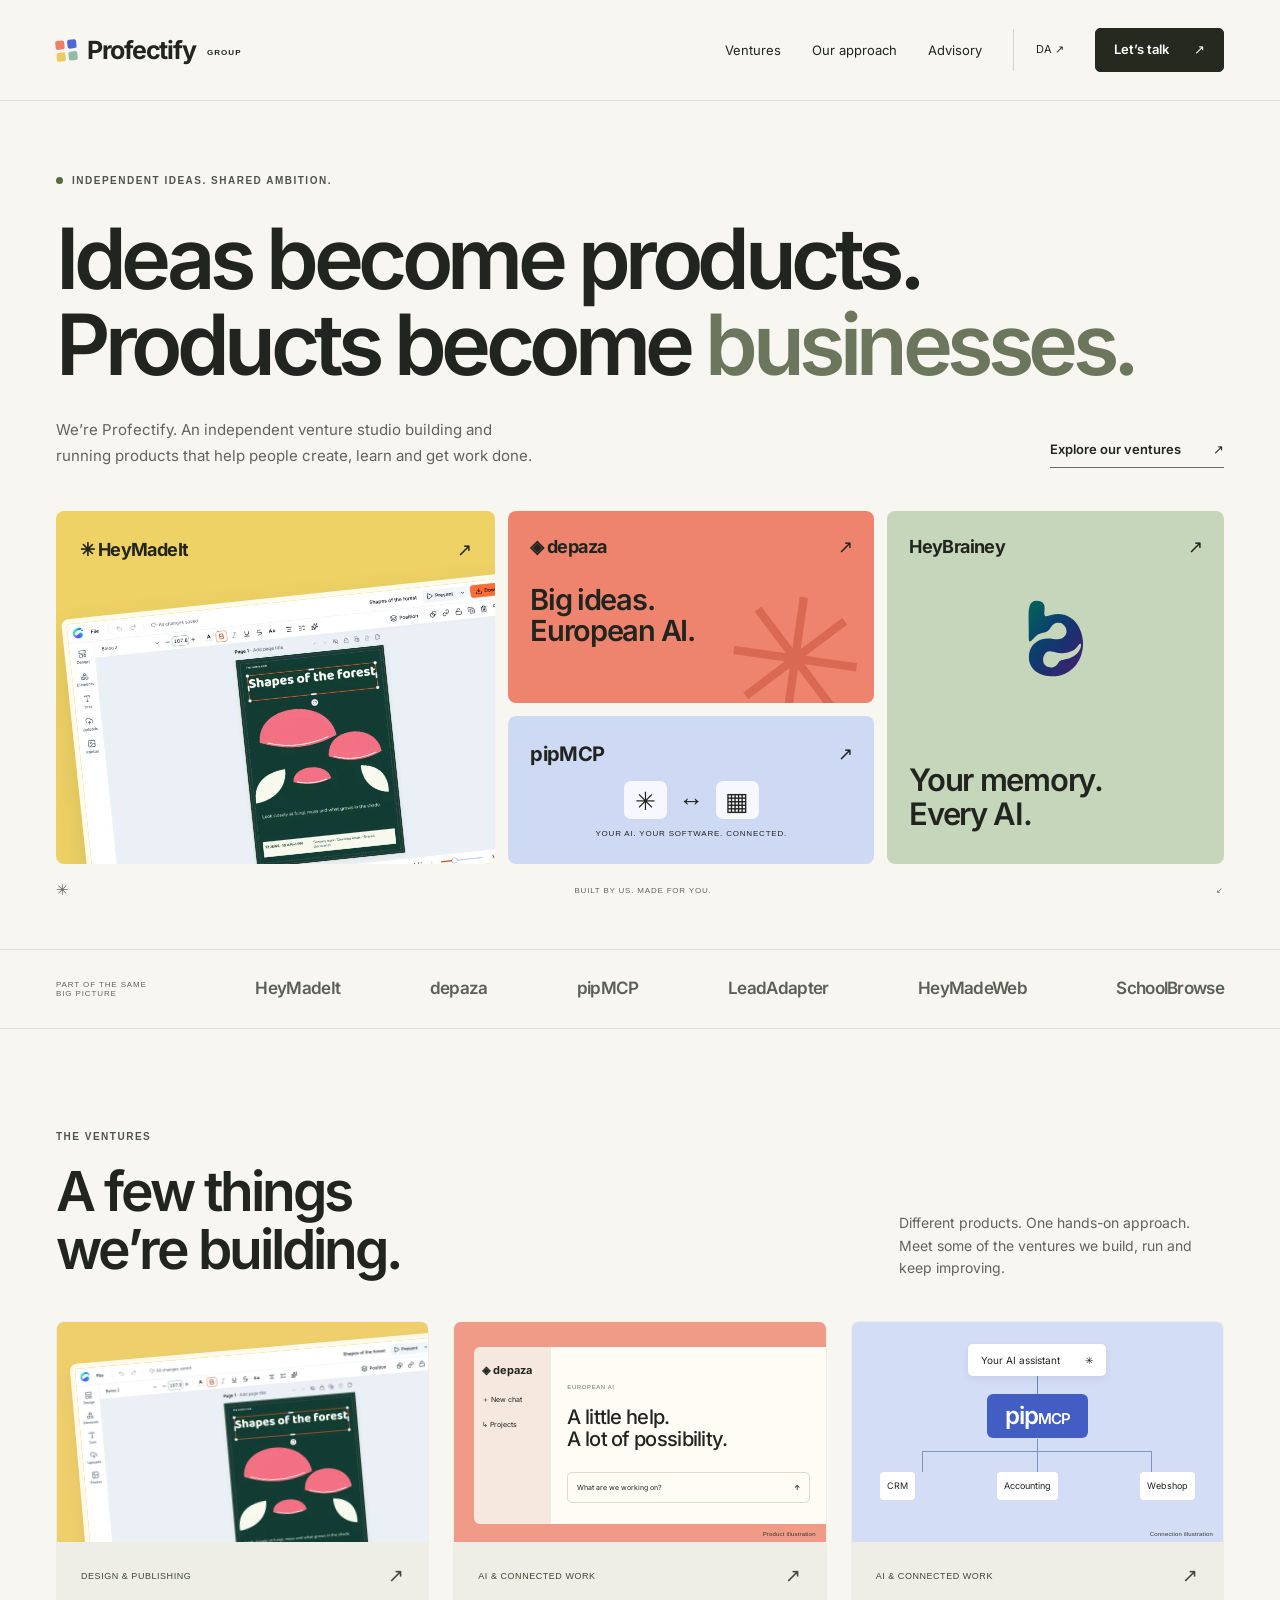
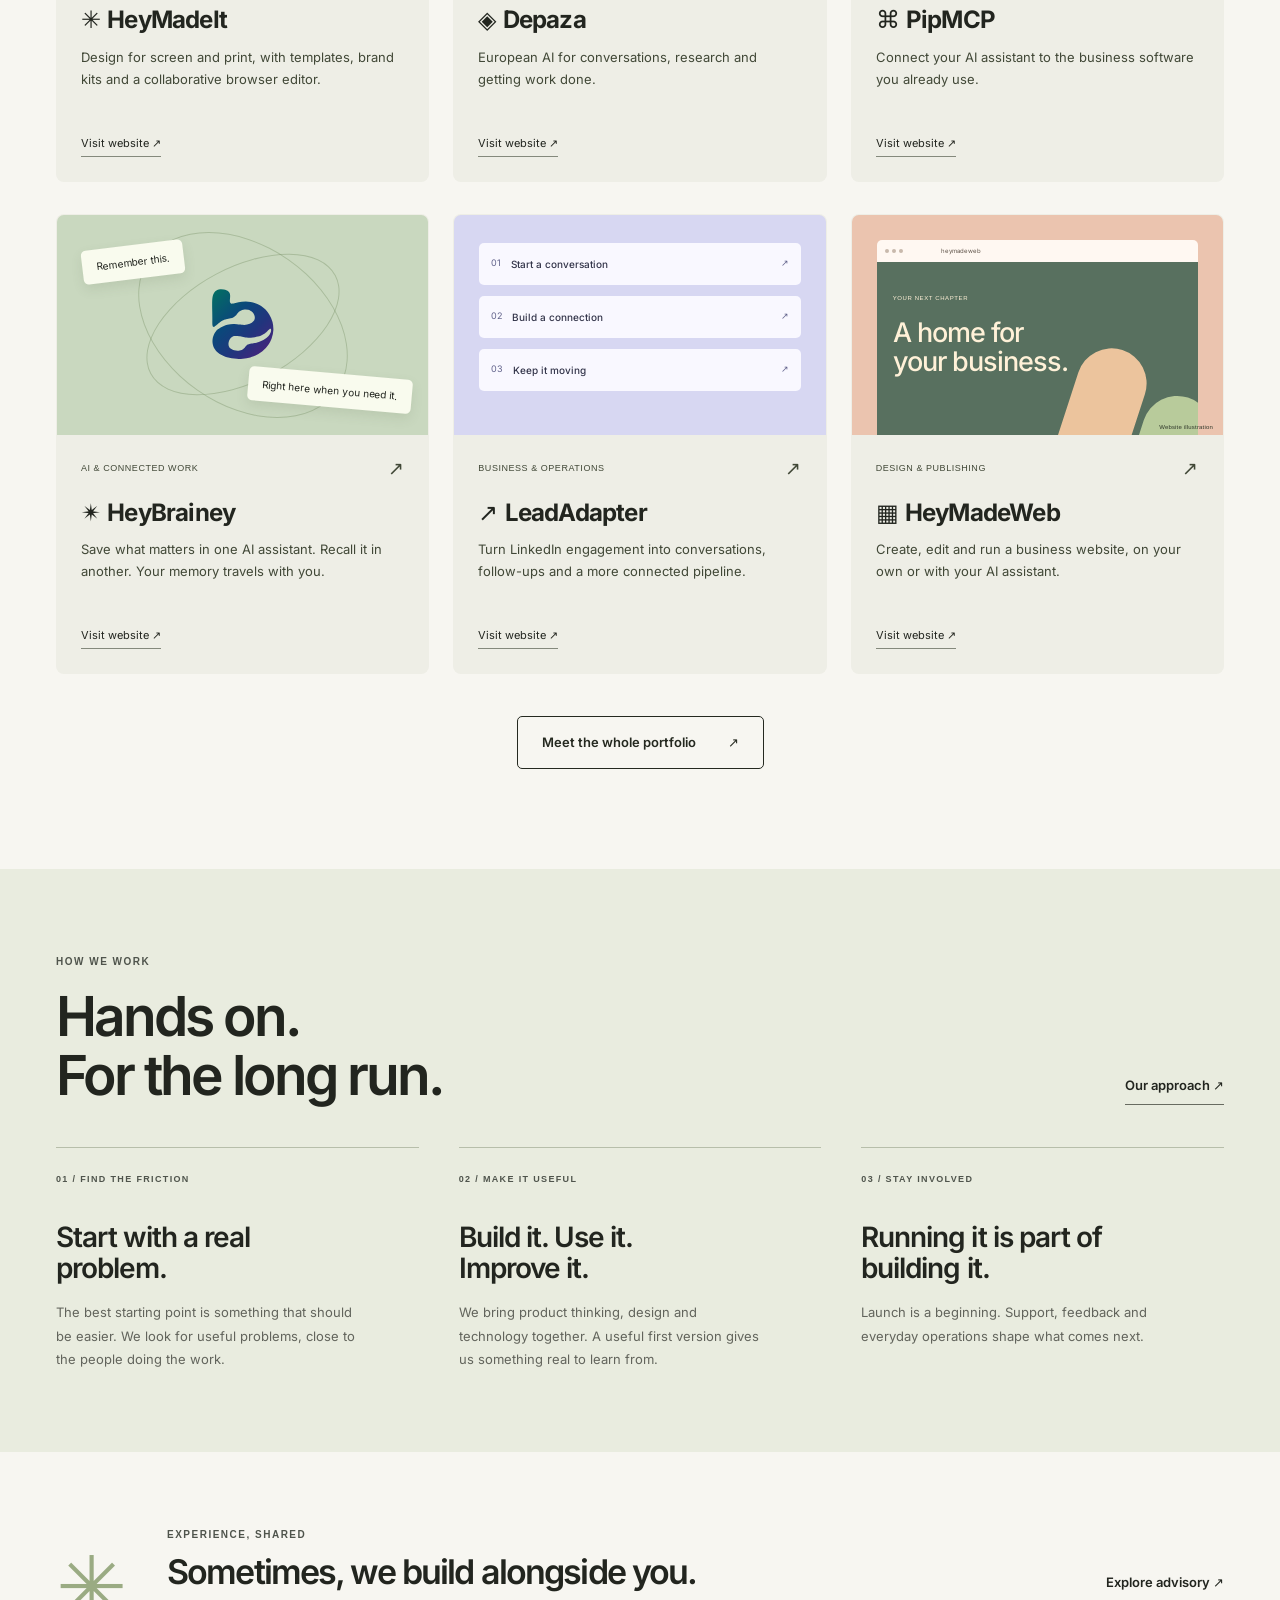
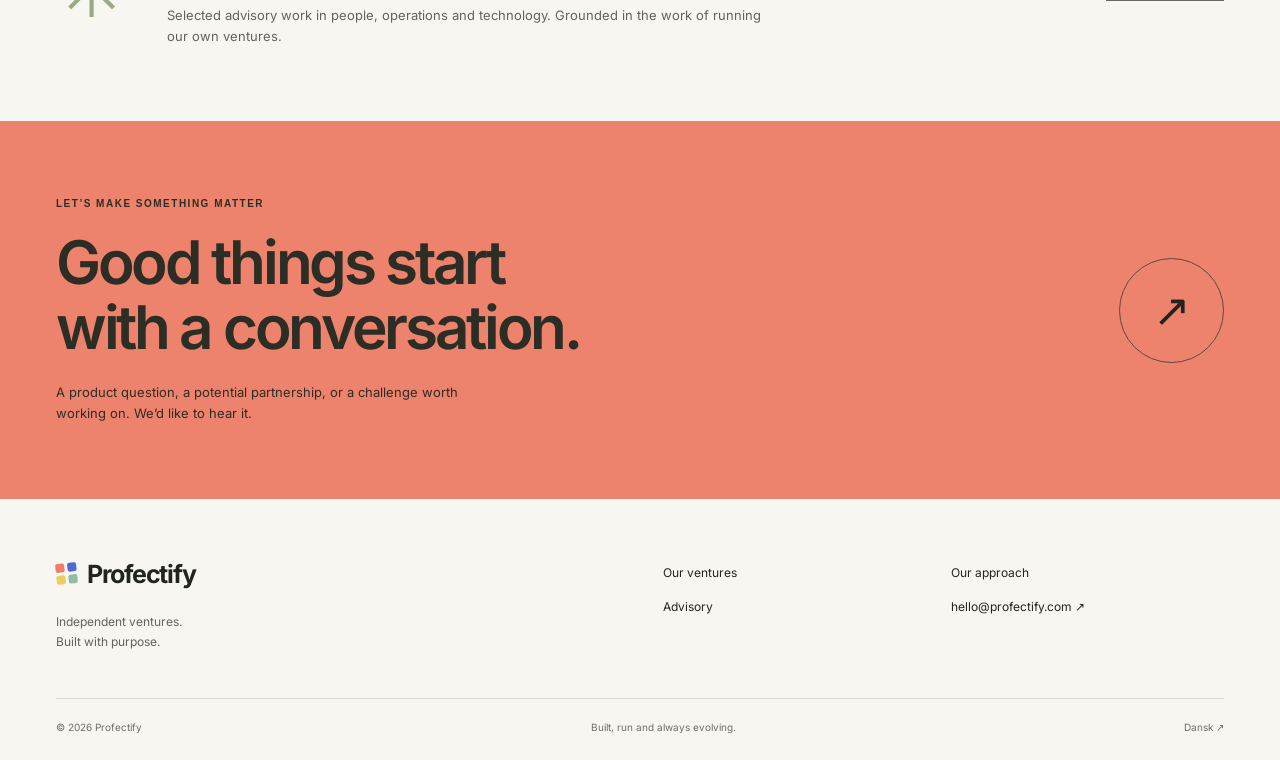
<file: index.html>
<!doctype html>
<html lang="en">
<head>
<meta charset="utf-8">
<meta name="viewport" content="width=device-width, initial-scale=1">
<title>Profectify — Independent ventures. Built with purpose.</title>
<meta name="description" content="We’re Profectify. An independent venture studio building and running products that help people create, learn and get work done.">
<link rel="canonical" href="https://profectify.com/">
<link rel="alternate" hreflang="en" href="https://profectify.com/index.html">
<link rel="alternate" hreflang="da" href="https://profectify.com/da/index.html">
<link rel="alternate" hreflang="x-default" href="https://profectify.com/index.html">
<meta property="og:type" content="website">
<meta property="og:title" content="Profectify — Independent ventures. Built with purpose.">
<meta property="og:description" content="We’re Profectify. An independent venture studio building and running products that help people create, learn and get work done.">
<meta property="og:url" content="https://profectify.com/">
<meta property="og:image" content="https://profectify.com/assets/img/social-card.png">
<meta property="og:locale" content="en_GB">
<meta name="twitter:card" content="summary_large_image">
<link rel="icon" href="/assets/img/favicon.svg" type="image/svg+xml">
<link rel="stylesheet" href="/assets/css/style.css">
<script src="/assets/js/main.js" defer>
</script>
<noscript>
<style>@media(max-width:900px){.nav{height:auto;flex-wrap:wrap;padding-top:20px;padding-bottom:20px}.nav nav{display:flex;position:static;box-shadow:none;padding:10px 0;width:100%}.menu-toggle{display:none}}</style>
</noscript>
</head>
<body>
<a class="skip" href="#main">Skip to content</a>
<header class="site-header">
<div class="wrap nav">
<a class="brand" href="/index.html" aria-label="Profectify">
<span class="brand-mark" aria-hidden="true">
<i>
</i>
<i>
</i>
<i>
</i>
<i>
</i>
</span>Profectify<span class="brand-group">GROUP</span>
</a>
<button class="menu-toggle" aria-expanded="false" aria-controls="navigation">Menu <span>☰</span>
</button>
<nav id="navigation" aria-label="Main navigation">
<a href="/work.html">Ventures</a>
<a href="/about.html">Our approach</a>
<a href="/services.html">Advisory</a>
<a class="language" href="/da/index.html" lang="da" hreflang="da" aria-label="Skift til dansk">DA ↗</a>
<a class="button small" href="/contact.html">Let’s talk <span>↗</span>
</a>
</nav>
</div>
</header>
<main id="main">
<section class="hero wrap">
<div class="hero-heading">
<p class="eyebrow">
<span class="live-dot">
</span>INDEPENDENT IDEAS. SHARED AMBITION.</p>
<h1>Ideas become products.<br>Products become <span>businesses.</span>
</h1>
<div class="hero-bottom">
<p>We’re Profectify. An independent venture studio building and running products that help people create, learn and get work done.</p>
<a class="text-link" href="/work.html">Explore our ventures <span>↗</span>
</a>
</div>
</div>
<div class="hero-collage" aria-label="A selection of Profectify products">
<a class="collage-tile tile-design" href="https://heymadeit.com" target="_blank" rel="noopener">
<span>✳ HeyMadeIt <b>↗</b>
</span>
<img src="/assets/img/heymadeit-editor.webp" width="800" height="450" alt="HeyMadeIt design editor">
<small>MAKE SOMETHING YOURS</small>
</a>
<a class="collage-tile tile-ai" href="https://depaza.eu" target="_blank" rel="noopener">
<span>◈ depaza <b>↗</b>
</span>
<strong>Big ideas.<br>European AI.</strong>
<div class="spark" aria-hidden="true">✳</div>
</a>
<a class="collage-tile tile-connect" href="https://pipmcp.com" target="_blank" rel="noopener">
<span>pipMCP <b>↗</b>
</span>
<div class="connected-icons" aria-hidden="true">
<i>✳</i>
<em>↔</em>
<i>▦</i>
</div>
<small>YOUR AI. YOUR SOFTWARE. CONNECTED.</small>
</a>
<a class="collage-tile tile-memory" href="https://heybrainey.com" target="_blank" rel="noopener">
<span>HeyBrainey <b>↗</b>
</span>
<img src="/assets/img/heybrainey.svg" width="60" height="80" alt="">
<strong>Your memory.<br>Every AI.</strong>
</a>
<div class="collage-caption">
<span class="tiny-cross">✳</span>BUILT BY US. MADE FOR YOU.<span>↙</span>
</div>
</div>
</section>
<div class="brand-strip">
<div class="wrap">
<span>PART OF THE SAME BIG PICTURE</span>
<b>HeyMadeIt</b>
<b>depaza</b>
<b>pipMCP</b>
<b>LeadAdapter</b>
<b>HeyMadeWeb</b>
<b>SchoolBrowse</b>
</div>
</div>
<section class="section wrap">
<div class="section-heading">
<div>
<p class="eyebrow">THE VENTURES</p>
<h2>A few things<br>we’re building.</h2>
</div>
<p>Different products. One hands-on approach. Meet some of the ventures we build, run and keep improving.</p>
</div>
<div class="featured-grid">
<article class="venture-card heymadeit" data-category="creative" data-search="heymadeit design for screen and print, with templates, brand kits and a collaborative browser editor.">
<a href="https://heymadeit.com/en" target="_blank" rel="noopener noreferrer" aria-label="HeyMadeIt — Visit website (opens in a new tab)">
<div class="product-art editor-art">
<img src="/assets/img/heymadeit-editor.webp" alt="HeyMadeIt design editor with templates and a multi-page canvas" loading="lazy" width="800" height="450">
</div>
<div class="card-info">
<div class="card-meta">
<span>Design & publishing</span>
<span aria-hidden="true">↗</span>
</div>
<h3 class="product-wordmark">
<span class="product-symbol" aria-hidden="true">✳</span>
<span>HeyMadeIt</span>
</h3>
<p>Design for screen and print, with templates, brand kits and a collaborative browser editor.</p>
<span class="visit-label">Visit website ↗</span>
</div>
</a>
</article>
<article class="venture-card depaza" data-category="ai" data-search="depaza european ai for conversations, research and getting work done.">
<a href="https://depaza.eu" target="_blank" rel="noopener noreferrer" aria-label="Depaza — Visit website (opens in a new tab)">
<div class="product-art chat-art">
<div class="mini-sidebar">
<b>◈ depaza</b>
<span>＋ New chat</span>
<span>↳ Projects</span>
</div>
<div class="chat-content">
<span class="mini-kicker">EUROPEAN AI</span>
<strong>A little help.<br>A lot of possibility.</strong>
<div class="chat-input">What are we working on? <b>↑</b>
</div>
</div>
<span class="art-label">Product illustration</span>
</div>
<div class="card-info">
<div class="card-meta">
<span>AI & connected work</span>
<span aria-hidden="true">↗</span>
</div>
<h3 class="product-wordmark">
<span class="product-symbol" aria-hidden="true">◈</span>
<span>Depaza</span>
</h3>
<p>European AI for conversations, research and getting work done.</p>
<span class="visit-label">Visit website ↗</span>
</div>
</a>
</article>
<article class="venture-card pipmcp" data-category="ai" data-search="pipmcp connect your ai assistant to the business software you already use.">
<a href="https://pipmcp.com" target="_blank" rel="noopener noreferrer" aria-label="PipMCP — Visit website (opens in a new tab)">
<div class="product-art pipes-art">
<div class="app-chip">Your AI assistant <span>✳</span>
</div>
<div class="connector-line">
</div>
<div class="pip-node">pip<span>MCP</span>
</div>
<div class="connector-branches">
</div>
<div class="software-chips">
<span>CRM</span>
<span>Accounting</span>
<span>Webshop</span>
</div>
<span class="art-label">Connection illustration</span>
</div>
<div class="card-info">
<div class="card-meta">
<span>AI & connected work</span>
<span aria-hidden="true">↗</span>
</div>
<h3 class="product-wordmark">
<span class="product-symbol" aria-hidden="true">⌘</span>
<span>PipMCP</span>
</h3>
<p>Connect your AI assistant to the business software you already use.</p>
<span class="visit-label">Visit website ↗</span>
</div>
</a>
</article>
<article class="venture-card heybrainey" data-category="ai" data-search="heybrainey save what matters in one ai assistant. recall it in another. your memory travels with you.">
<a href="https://heybrainey.com" target="_blank" rel="noopener noreferrer" aria-label="HeyBrainey — Visit website (opens in a new tab)">
<div class="product-art brain-art">
<span class="orbit orbit-one">
</span>
<span class="orbit orbit-two">
</span>
<span class="brain-note note-one">Remember this.</span>
<img src="/assets/img/heybrainey.svg" alt="" width="72" height="98" loading="lazy">
<span class="brain-note note-two">Right here when you need it.</span>
</div>
<div class="card-info">
<div class="card-meta">
<span>AI & connected work</span>
<span aria-hidden="true">↗</span>
</div>
<h3 class="product-wordmark">
<span class="product-symbol" aria-hidden="true">✴</span>
<span>HeyBrainey</span>
</h3>
<p>Save what matters in one AI assistant. Recall it in another. Your memory travels with you.</p>
<span class="visit-label">Visit website ↗</span>
</div>
</a>
</article>
<article class="venture-card leadadapter" data-category="business" data-search="leadadapter turn linkedin engagement into conversations, follow-ups and a more connected pipeline.">
<a href="https://leadadapter.com" target="_blank" rel="noopener noreferrer" aria-label="LeadAdapter — Visit website (opens in a new tab)">
<div class="product-art leads-art">
<span class="flow-step">01 <b>Start a conversation</b>
<i>↗</i>
</span>
<span class="flow-step">02 <b>Build a connection</b>
<i>↗</i>
</span>
<span class="flow-step">03 <b>Keep it moving</b>
<i>↗</i>
</span>
</div>
<div class="card-info">
<div class="card-meta">
<span>Business & operations</span>
<span aria-hidden="true">↗</span>
</div>
<h3 class="product-wordmark">
<span class="product-symbol" aria-hidden="true">↗</span>
<span>LeadAdapter</span>
</h3>
<p>Turn LinkedIn engagement into conversations, follow-ups and a more connected pipeline.</p>
<span class="visit-label">Visit website ↗</span>
</div>
</a>
</article>
<article class="venture-card heymadeweb" data-category="creative" data-search="heymadeweb create, edit and run a business website, on your own or with your ai assistant.">
<a href="https://heymadeweb.com" target="_blank" rel="noopener noreferrer" aria-label="HeyMadeWeb — Visit website (opens in a new tab)">
<div class="product-art web-art">
<div class="browser-bar">
<i>
</i>
<i>
</i>
<i>
</i>
<span>heymadeweb</span>
</div>
<div class="web-preview">
<span>YOUR NEXT CHAPTER</span>
<strong>A home for<br>your business.</strong>
<div class="web-shapes">
<i>
</i>
<i>
</i>
</div>
</div>
<span class="art-label">Website illustration</span>
</div>
<div class="card-info">
<div class="card-meta">
<span>Design & publishing</span>
<span aria-hidden="true">↗</span>
</div>
<h3 class="product-wordmark">
<span class="product-symbol" aria-hidden="true">▦</span>
<span>HeyMadeWeb</span>
</h3>
<p>Create, edit and run a business website, on your own or with your AI assistant.</p>
<span class="visit-label">Visit website ↗</span>
</div>
</a>
</article>
</div>
<div class="section-end">
<a class="button outline" href="/work.html">Meet the whole portfolio <span>↗</span>
</a>
</div>
</section>
<section class="approach-section">
<div class="wrap">
<div class="section-heading">
<div>
<p class="eyebrow">HOW WE WORK</p>
<h2>Hands on.<br>For the long run.</h2>
</div>
<a class="text-link" href="/about.html">Our approach ↗</a>
</div>
<div class="approach-grid">
<article>
<p class="eyebrow">01 / FIND THE FRICTION</p>
<h3>Start with a real problem.</h3>
<p>The best starting point is something that should be easier. We look for useful problems, close to the people doing the work.</p>
</article>
<article>
<p class="eyebrow">02 / MAKE IT USEFUL</p>
<h3>Build it. Use it. Improve it.</h3>
<p>We bring product thinking, design and technology together. A useful first version gives us something real to learn from.</p>
</article>
<article>
<p class="eyebrow">03 / STAY INVOLVED</p>
<h3>Running it is part of building it.</h3>
<p>Launch is a beginning. Support, feedback and everyday operations shape what comes next.</p>
</article>
</div>
</div>
</section>
<section class="advisory-teaser wrap">
<span class="asterisk" aria-hidden="true">✳</span>
<div>
<p class="eyebrow">EXPERIENCE, SHARED</p>
<h2>Sometimes, we build alongside you.</h2>
<p>Selected advisory work in people, operations and technology. Grounded in the work of running our own ventures.</p>
</div>
<a class="text-link" href="/services.html">Explore advisory ↗</a>
</section>
</main>
<section class="closing">
<div class="wrap closing-inner">
<div>
<p class="eyebrow">LET’S MAKE SOMETHING MATTER</p>
<h2>Good things start<br>with a conversation.</h2>
<p>A product question, a potential partnership, or a challenge worth working on. We’d like to hear it.</p>
</div>
<a class="circle-link" href="/contact.html" aria-label="Let’s talk">↗</a>
</div>
</section>
<footer class="site-footer wrap">
<div>
<a class="brand" href="/index.html">
<span class="brand-mark" aria-hidden="true">
<i>
</i>
<i>
</i>
<i>
</i>
<i>
</i>
</span>Profectify</a>
<p>Independent ventures.<br>Built with purpose.</p>
</div>
<div class="footer-links">
<a href="/work.html">Our ventures</a>
<a href="/about.html">Our approach</a>
<a href="/services.html">Advisory</a>
<a href="mailto:hello@profectify.com">hello@profectify.com ↗</a>
</div>
<div class="footer-bottom">
<span>© 2026 Profectify</span>
<span>Built, run and always evolving.</span>
<a href="/da/index.html">Dansk ↗</a>
</div>
</footer>
</body>
</html>
</file>
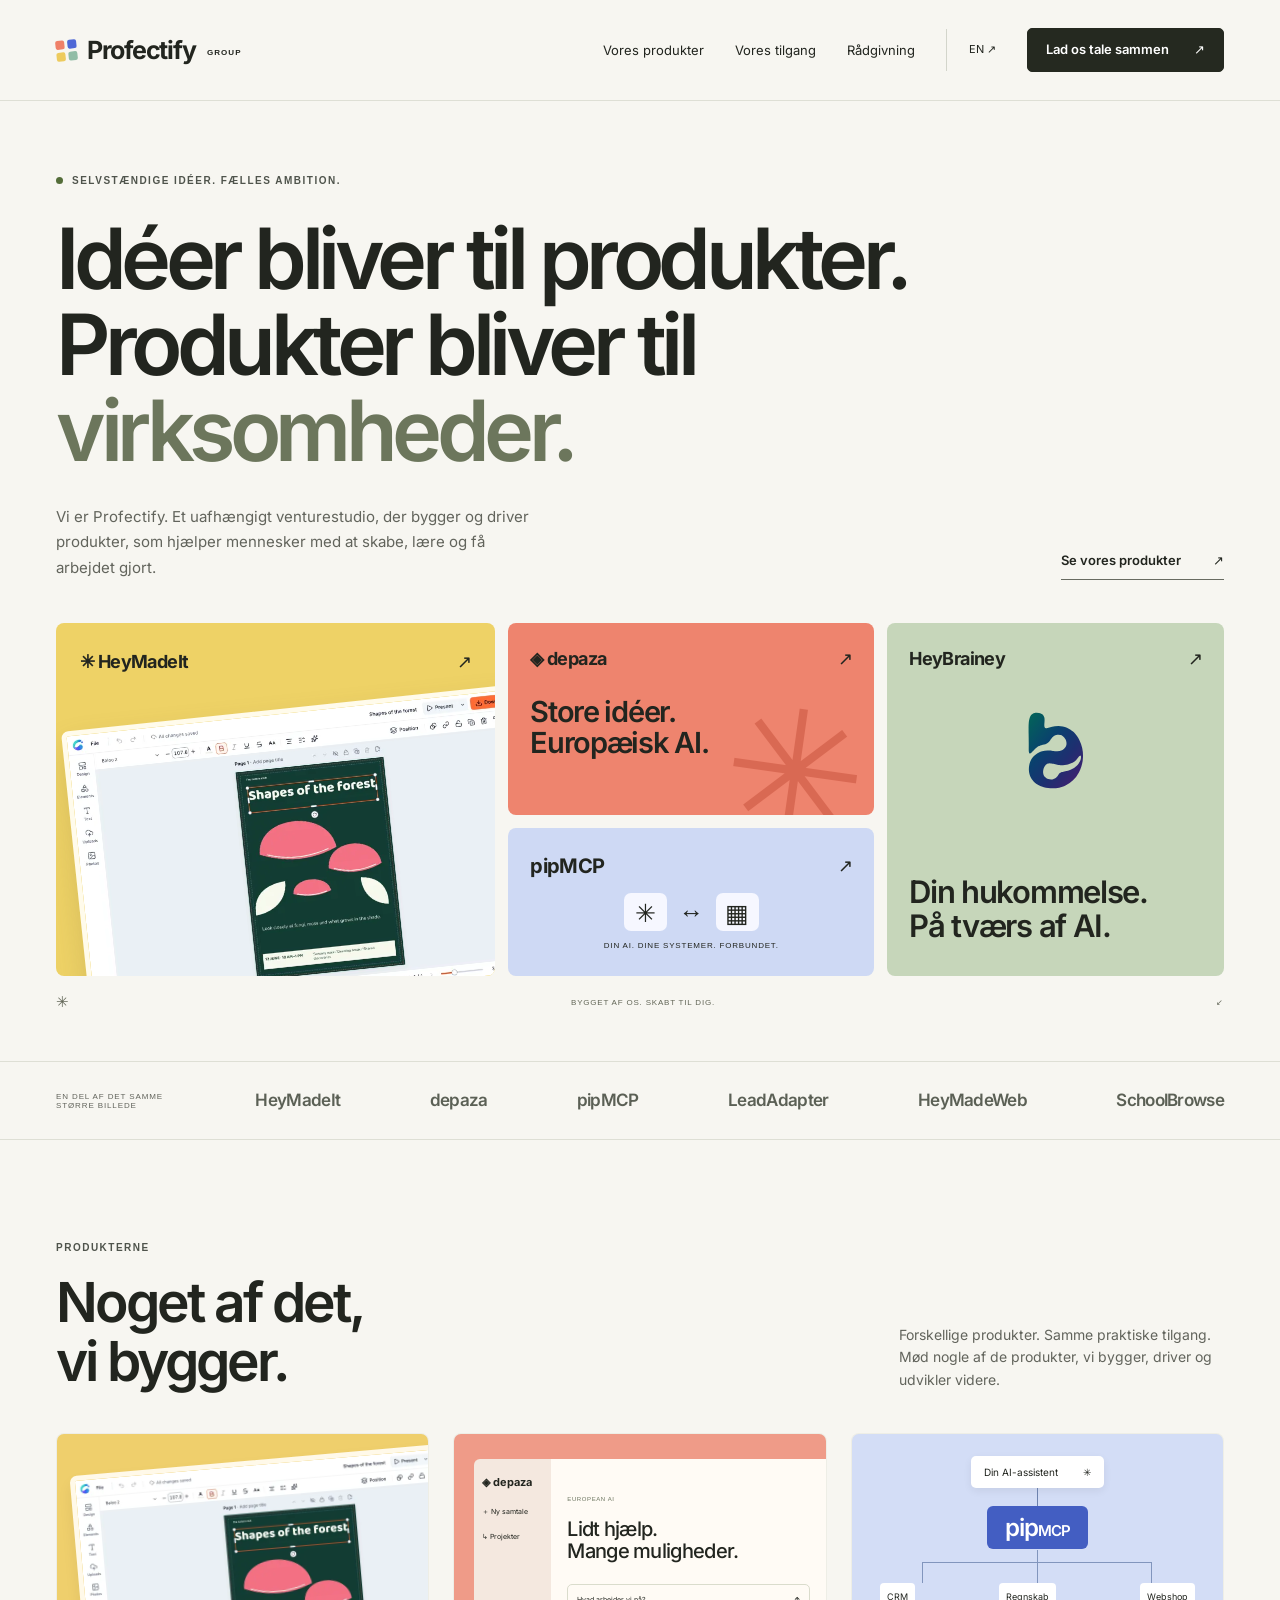
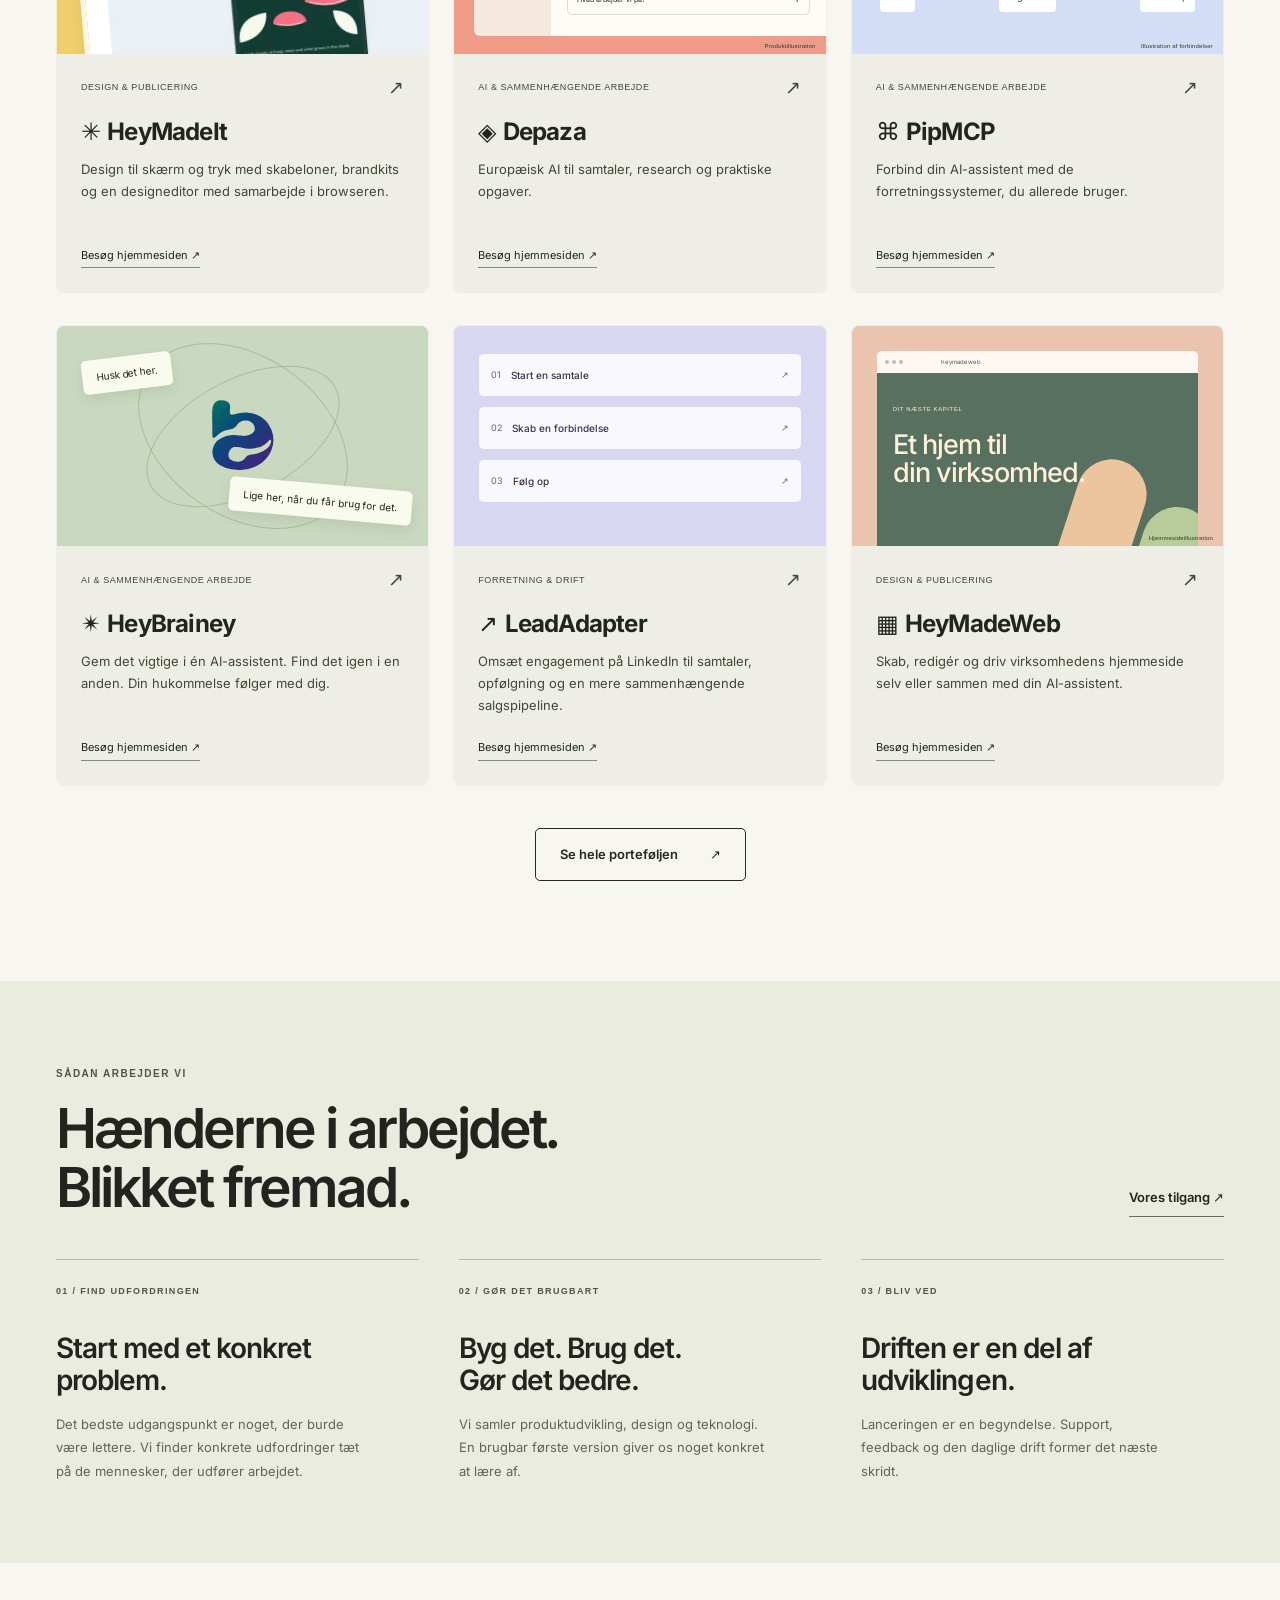
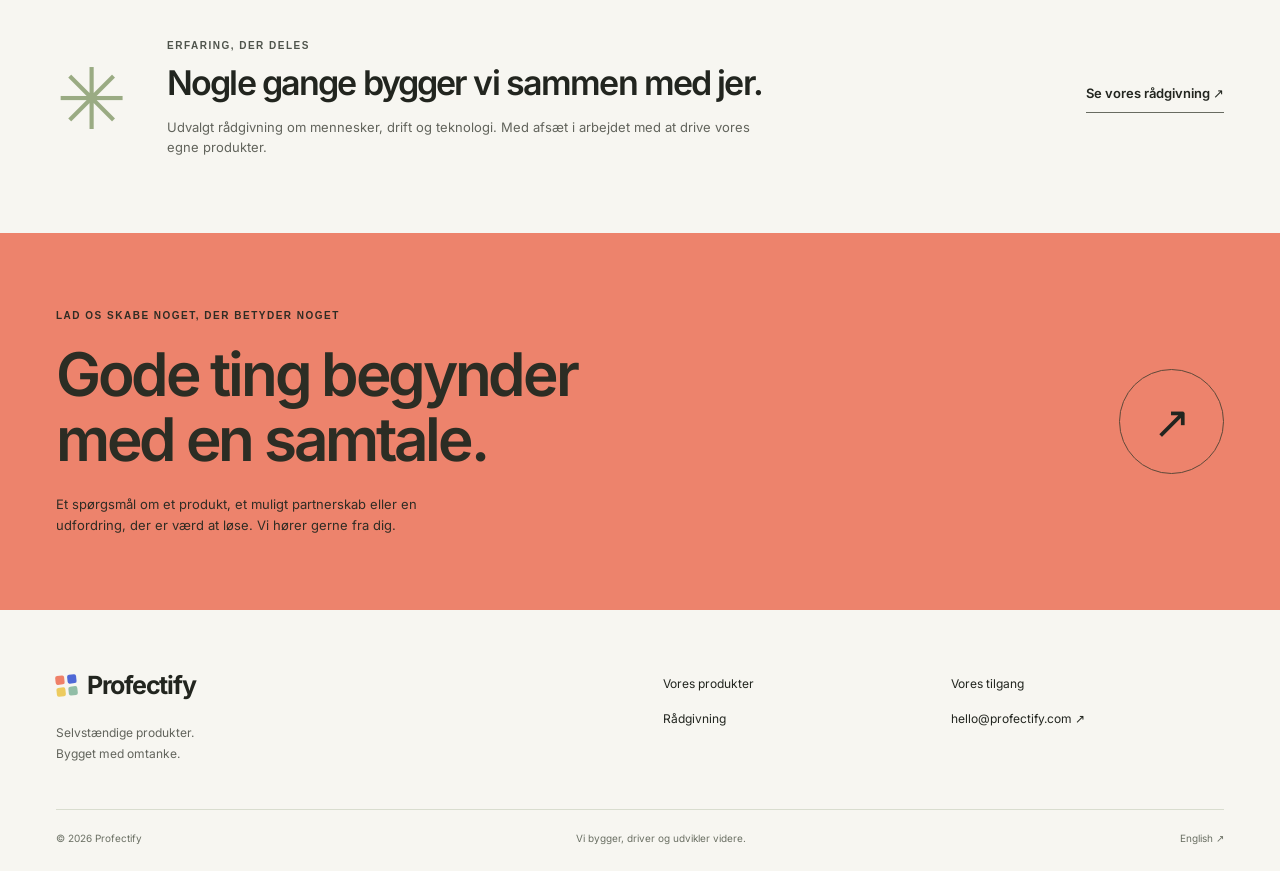
<file: da/index.html>
<!doctype html>
<html lang="da">
<head>
<meta charset="utf-8">
<meta name="viewport" content="width=device-width, initial-scale=1">
<title>Profectify — Selvstændige produkter. Bygget med omtanke.</title>
<meta name="description" content="Vi er Profectify. Et uafhængigt venturestudio, der bygger og driver produkter, som hjælper mennesker med at skabe, lære og få arbejdet gjort.">
<link rel="canonical" href="https://profectify.com/da/">
<link rel="alternate" hreflang="en" href="https://profectify.com/index.html">
<link rel="alternate" hreflang="da" href="https://profectify.com/da/index.html">
<link rel="alternate" hreflang="x-default" href="https://profectify.com/index.html">
<meta property="og:type" content="website">
<meta property="og:title" content="Profectify — Selvstændige produkter. Bygget med omtanke.">
<meta property="og:description" content="Vi er Profectify. Et uafhængigt venturestudio, der bygger og driver produkter, som hjælper mennesker med at skabe, lære og få arbejdet gjort.">
<meta property="og:url" content="https://profectify.com/da/">
<meta property="og:image" content="https://profectify.com/assets/img/social-card.png">
<meta property="og:locale" content="da_DK">
<meta name="twitter:card" content="summary_large_image">
<link rel="icon" href="/assets/img/favicon.svg" type="image/svg+xml">
<link rel="stylesheet" href="/assets/css/style.css">
<script src="/assets/js/main.js" defer>
</script>
<noscript>
<style>@media(max-width:900px){.nav{height:auto;flex-wrap:wrap;padding-top:20px;padding-bottom:20px}.nav nav{display:flex;position:static;box-shadow:none;padding:10px 0;width:100%}.menu-toggle{display:none}}</style>
</noscript>
</head>
<body>
<a class="skip" href="#main">Gå til indhold</a>
<header class="site-header">
<div class="wrap nav">
<a class="brand" href="/da/index.html" aria-label="Profectify">
<span class="brand-mark" aria-hidden="true">
<i>
</i>
<i>
</i>
<i>
</i>
<i>
</i>
</span>Profectify<span class="brand-group">GROUP</span>
</a>
<button class="menu-toggle" aria-expanded="false" aria-controls="navigation">Menu <span>☰</span>
</button>
<nav id="navigation" aria-label="Hovednavigation">
<a href="/da/work.html">Vores produkter</a>
<a href="/da/about.html">Vores tilgang</a>
<a href="/da/services.html">Rådgivning</a>
<a class="language" href="/index.html" lang="en" hreflang="en" aria-label="Switch to English">EN ↗</a>
<a class="button small" href="/da/contact.html">Lad os tale sammen <span>↗</span>
</a>
</nav>
</div>
</header>
<main id="main">
<section class="hero wrap">
<div class="hero-heading">
<p class="eyebrow">
<span class="live-dot">
</span>SELVSTÆNDIGE IDÉER. FÆLLES AMBITION.</p>
<h1>Idéer bliver til produkter.<br>Produkter bliver til <span>virksomheder.</span>
</h1>
<div class="hero-bottom">
<p>Vi er Profectify. Et uafhængigt venturestudio, der bygger og driver produkter, som hjælper mennesker med at skabe, lære og få arbejdet gjort.</p>
<a class="text-link" href="/da/work.html">Se vores produkter <span>↗</span>
</a>
</div>
</div>
<div class="hero-collage" aria-label="Et udvalg af Profectifys produkter">
<a class="collage-tile tile-design" href="https://heymadeit.com" target="_blank" rel="noopener">
<span>✳ HeyMadeIt <b>↗</b>
</span>
<img src="/assets/img/heymadeit-editor.webp" width="800" height="450" alt="HeyMadeIts designeditor">
<small>SKAB NOGET, DER ER DIT</small>
</a>
<a class="collage-tile tile-ai" href="https://depaza.eu" target="_blank" rel="noopener">
<span>◈ depaza <b>↗</b>
</span>
<strong>Store idéer.<br>Europæisk AI.</strong>
<div class="spark" aria-hidden="true">✳</div>
</a>
<a class="collage-tile tile-connect" href="https://pipmcp.com" target="_blank" rel="noopener">
<span>pipMCP <b>↗</b>
</span>
<div class="connected-icons" aria-hidden="true">
<i>✳</i>
<em>↔</em>
<i>▦</i>
</div>
<small>DIN AI. DINE SYSTEMER. FORBUNDET.</small>
</a>
<a class="collage-tile tile-memory" href="https://heybrainey.com" target="_blank" rel="noopener">
<span>HeyBrainey <b>↗</b>
</span>
<img src="/assets/img/heybrainey.svg" width="60" height="80" alt="">
<strong>Din hukommelse.<br>På tværs af AI.</strong>
</a>
<div class="collage-caption">
<span class="tiny-cross">✳</span>BYGGET AF OS. SKABT TIL DIG.<span>↙</span>
</div>
</div>
</section>
<div class="brand-strip">
<div class="wrap">
<span>EN DEL AF DET SAMME STØRRE BILLEDE</span>
<b>HeyMadeIt</b>
<b>depaza</b>
<b>pipMCP</b>
<b>LeadAdapter</b>
<b>HeyMadeWeb</b>
<b>SchoolBrowse</b>
</div>
</div>
<section class="section wrap">
<div class="section-heading">
<div>
<p class="eyebrow">PRODUKTERNE</p>
<h2>Noget af det,<br>vi bygger.</h2>
</div>
<p>Forskellige produkter. Samme praktiske tilgang. Mød nogle af de produkter, vi bygger, driver og udvikler videre.</p>
</div>
<div class="featured-grid">
<article class="venture-card heymadeit" data-category="creative" data-search="heymadeit design til skærm og tryk med skabeloner, brandkits og en designeditor med samarbejde i browseren.">
<a href="https://heymadeit.com/en" target="_blank" rel="noopener noreferrer" aria-label="HeyMadeIt — Besøg hjemmesiden (åbner i en ny fane)">
<div class="product-art editor-art">
<img src="/assets/img/heymadeit-editor.webp" alt="HeyMadeIts designeditor med skabeloner og et lærred med flere sider" loading="lazy" width="800" height="450">
</div>
<div class="card-info">
<div class="card-meta">
<span>Design & publicering</span>
<span aria-hidden="true">↗</span>
</div>
<h3 class="product-wordmark">
<span class="product-symbol" aria-hidden="true">✳</span>
<span>HeyMadeIt</span>
</h3>
<p>Design til skærm og tryk med skabeloner, brandkits og en designeditor med samarbejde i browseren.</p>
<span class="visit-label">Besøg hjemmesiden ↗</span>
</div>
</a>
</article>
<article class="venture-card depaza" data-category="ai" data-search="depaza europæisk ai til samtaler, research og praktiske opgaver.">
<a href="https://depaza.eu" target="_blank" rel="noopener noreferrer" aria-label="Depaza — Besøg hjemmesiden (åbner i en ny fane)">
<div class="product-art chat-art">
<div class="mini-sidebar">
<b>◈ depaza</b>
<span>＋ Ny samtale</span>
<span>↳ Projekter</span>
</div>
<div class="chat-content">
<span class="mini-kicker">EUROPEAN AI</span>
<strong>Lidt hjælp.<br>Mange muligheder.</strong>
<div class="chat-input">Hvad arbejder vi på? <b>↑</b>
</div>
</div>
<span class="art-label">Produktillustration</span>
</div>
<div class="card-info">
<div class="card-meta">
<span>AI & sammenhængende arbejde</span>
<span aria-hidden="true">↗</span>
</div>
<h3 class="product-wordmark">
<span class="product-symbol" aria-hidden="true">◈</span>
<span>Depaza</span>
</h3>
<p>Europæisk AI til samtaler, research og praktiske opgaver.</p>
<span class="visit-label">Besøg hjemmesiden ↗</span>
</div>
</a>
</article>
<article class="venture-card pipmcp" data-category="ai" data-search="pipmcp forbind din ai-assistent med de forretningssystemer, du allerede bruger.">
<a href="https://pipmcp.com" target="_blank" rel="noopener noreferrer" aria-label="PipMCP — Besøg hjemmesiden (åbner i en ny fane)">
<div class="product-art pipes-art">
<div class="app-chip">Din AI-assistent <span>✳</span>
</div>
<div class="connector-line">
</div>
<div class="pip-node">pip<span>MCP</span>
</div>
<div class="connector-branches">
</div>
<div class="software-chips">
<span>CRM</span>
<span>Regnskab</span>
<span>Webshop</span>
</div>
<span class="art-label">Illustration af forbindelser</span>
</div>
<div class="card-info">
<div class="card-meta">
<span>AI & sammenhængende arbejde</span>
<span aria-hidden="true">↗</span>
</div>
<h3 class="product-wordmark">
<span class="product-symbol" aria-hidden="true">⌘</span>
<span>PipMCP</span>
</h3>
<p>Forbind din AI-assistent med de forretningssystemer, du allerede bruger.</p>
<span class="visit-label">Besøg hjemmesiden ↗</span>
</div>
</a>
</article>
<article class="venture-card heybrainey" data-category="ai" data-search="heybrainey gem det vigtige i én ai-assistent. find det igen i en anden. din hukommelse følger med dig.">
<a href="https://heybrainey.com" target="_blank" rel="noopener noreferrer" aria-label="HeyBrainey — Besøg hjemmesiden (åbner i en ny fane)">
<div class="product-art brain-art">
<span class="orbit orbit-one">
</span>
<span class="orbit orbit-two">
</span>
<span class="brain-note note-one">Husk det her.</span>
<img src="/assets/img/heybrainey.svg" alt="" width="72" height="98" loading="lazy">
<span class="brain-note note-two">Lige her, når du får brug for det.</span>
</div>
<div class="card-info">
<div class="card-meta">
<span>AI & sammenhængende arbejde</span>
<span aria-hidden="true">↗</span>
</div>
<h3 class="product-wordmark">
<span class="product-symbol" aria-hidden="true">✴</span>
<span>HeyBrainey</span>
</h3>
<p>Gem det vigtige i én AI-assistent. Find det igen i en anden. Din hukommelse følger med dig.</p>
<span class="visit-label">Besøg hjemmesiden ↗</span>
</div>
</a>
</article>
<article class="venture-card leadadapter" data-category="business" data-search="leadadapter omsæt engagement på linkedin til samtaler, opfølgning og en mere sammenhængende salgspipeline.">
<a href="https://leadadapter.com" target="_blank" rel="noopener noreferrer" aria-label="LeadAdapter — Besøg hjemmesiden (åbner i en ny fane)">
<div class="product-art leads-art">
<span class="flow-step">01 <b>Start en samtale</b>
<i>↗</i>
</span>
<span class="flow-step">02 <b>Skab en forbindelse</b>
<i>↗</i>
</span>
<span class="flow-step">03 <b>Følg op</b>
<i>↗</i>
</span>
</div>
<div class="card-info">
<div class="card-meta">
<span>Forretning & drift</span>
<span aria-hidden="true">↗</span>
</div>
<h3 class="product-wordmark">
<span class="product-symbol" aria-hidden="true">↗</span>
<span>LeadAdapter</span>
</h3>
<p>Omsæt engagement på LinkedIn til samtaler, opfølgning og en mere sammenhængende salgspipeline.</p>
<span class="visit-label">Besøg hjemmesiden ↗</span>
</div>
</a>
</article>
<article class="venture-card heymadeweb" data-category="creative" data-search="heymadeweb skab, redigér og driv virksomhedens hjemmeside selv eller sammen med din ai-assistent.">
<a href="https://heymadeweb.com" target="_blank" rel="noopener noreferrer" aria-label="HeyMadeWeb — Besøg hjemmesiden (åbner i en ny fane)">
<div class="product-art web-art">
<div class="browser-bar">
<i>
</i>
<i>
</i>
<i>
</i>
<span>heymadeweb</span>
</div>
<div class="web-preview">
<span>DIT NÆSTE KAPITEL</span>
<strong>Et hjem til<br>din virksomhed.</strong>
<div class="web-shapes">
<i>
</i>
<i>
</i>
</div>
</div>
<span class="art-label">Hjemmesideillustration</span>
</div>
<div class="card-info">
<div class="card-meta">
<span>Design & publicering</span>
<span aria-hidden="true">↗</span>
</div>
<h3 class="product-wordmark">
<span class="product-symbol" aria-hidden="true">▦</span>
<span>HeyMadeWeb</span>
</h3>
<p>Skab, redigér og driv virksomhedens hjemmeside selv eller sammen med din AI-assistent.</p>
<span class="visit-label">Besøg hjemmesiden ↗</span>
</div>
</a>
</article>
</div>
<div class="section-end">
<a class="button outline" href="/da/work.html">Se hele porteføljen <span>↗</span>
</a>
</div>
</section>
<section class="approach-section">
<div class="wrap">
<div class="section-heading">
<div>
<p class="eyebrow">SÅDAN ARBEJDER VI</p>
<h2>Hænderne i arbejdet.<br>Blikket fremad.</h2>
</div>
<a class="text-link" href="/da/about.html">Vores tilgang ↗</a>
</div>
<div class="approach-grid">
<article>
<p class="eyebrow">01 / FIND UDFORDRINGEN</p>
<h3>Start med et konkret problem.</h3>
<p>Det bedste udgangspunkt er noget, der burde være lettere. Vi finder konkrete udfordringer tæt på de mennesker, der udfører arbejdet.</p>
</article>
<article>
<p class="eyebrow">02 / GØR DET BRUGBART</p>
<h3>Byg det. Brug det. Gør det bedre.</h3>
<p>Vi samler produktudvikling, design og teknologi. En brugbar første version giver os noget konkret at lære af.</p>
</article>
<article>
<p class="eyebrow">03 / BLIV VED</p>
<h3>Driften er en del af udviklingen.</h3>
<p>Lanceringen er en begyndelse. Support, feedback og den daglige drift former det næste skridt.</p>
</article>
</div>
</div>
</section>
<section class="advisory-teaser wrap">
<span class="asterisk" aria-hidden="true">✳</span>
<div>
<p class="eyebrow">ERFARING, DER DELES</p>
<h2>Nogle gange bygger vi sammen med jer.</h2>
<p>Udvalgt rådgivning om mennesker, drift og teknologi. Med afsæt i arbejdet med at drive vores egne produkter.</p>
</div>
<a class="text-link" href="/da/services.html">Se vores rådgivning ↗</a>
</section>
</main>
<section class="closing">
<div class="wrap closing-inner">
<div>
<p class="eyebrow">LAD OS SKABE NOGET, DER BETYDER NOGET</p>
<h2>Gode ting begynder<br>med en samtale.</h2>
<p>Et spørgsmål om et produkt, et muligt partnerskab eller en udfordring, der er værd at løse. Vi hører gerne fra dig.</p>
</div>
<a class="circle-link" href="/da/contact.html" aria-label="Lad os tale sammen">↗</a>
</div>
</section>
<footer class="site-footer wrap">
<div>
<a class="brand" href="/da/index.html">
<span class="brand-mark" aria-hidden="true">
<i>
</i>
<i>
</i>
<i>
</i>
<i>
</i>
</span>Profectify</a>
<p>Selvstændige produkter.<br>Bygget med omtanke.</p>
</div>
<div class="footer-links">
<a href="/da/work.html">Vores produkter</a>
<a href="/da/about.html">Vores tilgang</a>
<a href="/da/services.html">Rådgivning</a>
<a href="mailto:hello@profectify.com">hello@profectify.com ↗</a>
</div>
<div class="footer-bottom">
<span>© 2026 Profectify</span>
<span>Vi bygger, driver og udvikler videre.</span>
<a href="/index.html">English ↗</a>
</div>
</footer>
</body>
</html>
</file>
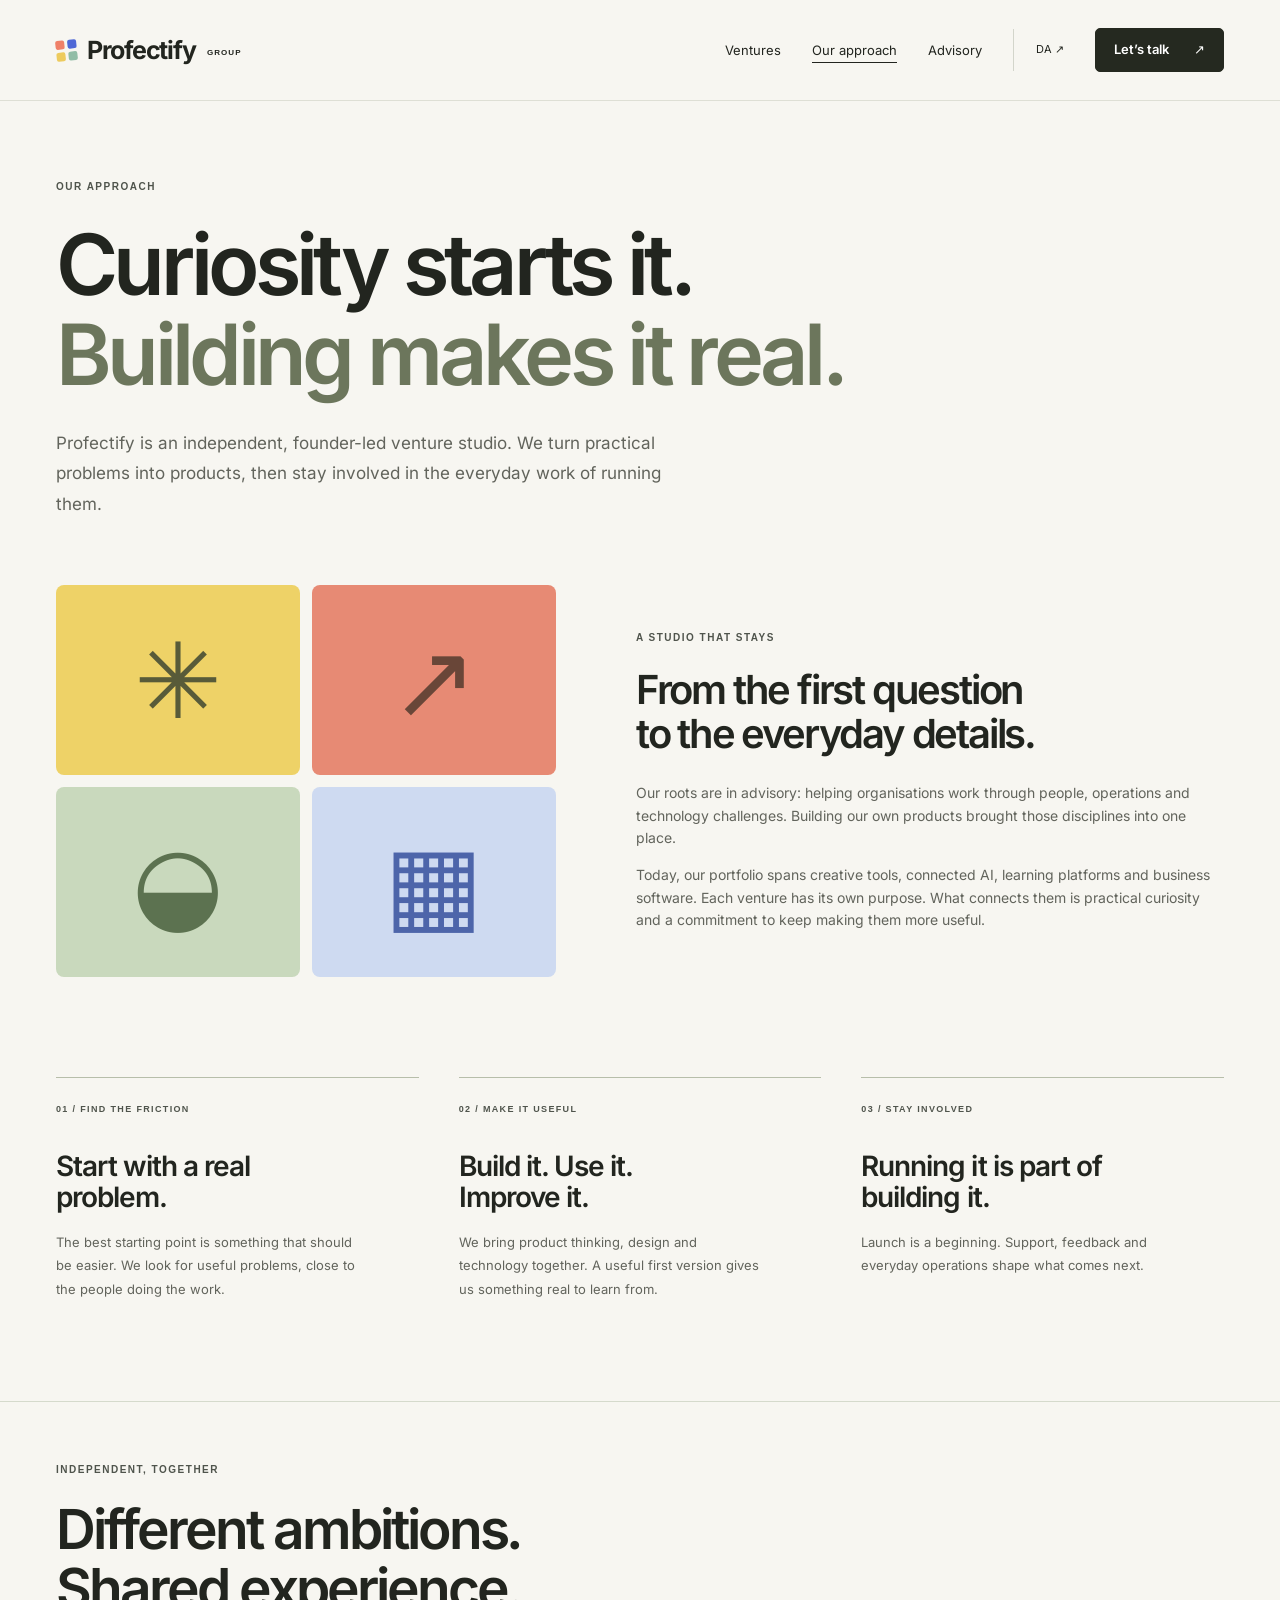
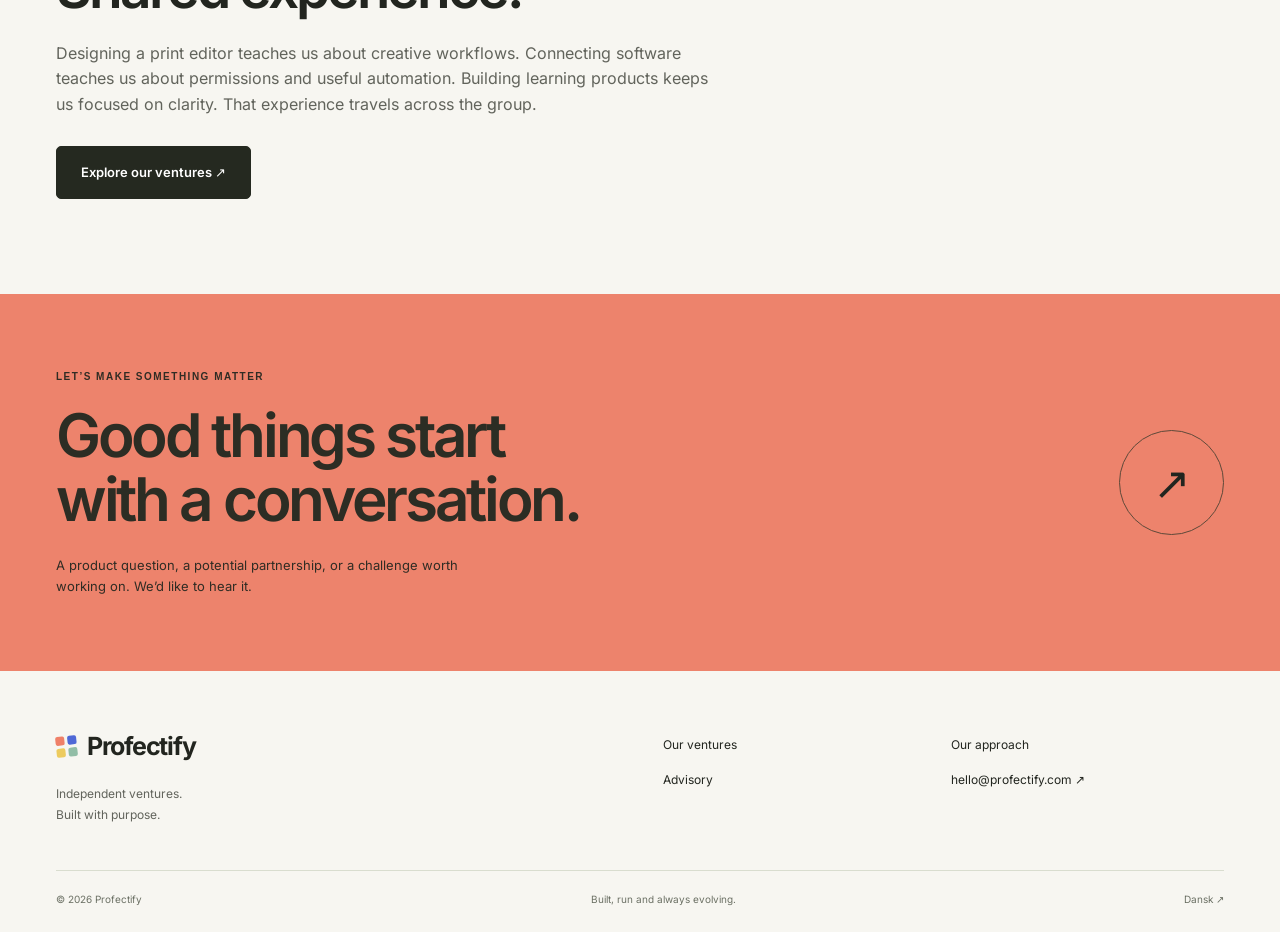
<file: about.html>
<!doctype html>
<html lang="en">
<head>
<meta charset="utf-8">
<meta name="viewport" content="width=device-width, initial-scale=1">
<title>Profectify — Our approach</title>
<meta name="description" content="Profectify is an independent, founder-led venture studio. We turn practical problems into products, then stay involved in the everyday work of running them.">
<link rel="canonical" href="https://profectify.com/about.html">
<link rel="alternate" hreflang="en" href="https://profectify.com/about.html">
<link rel="alternate" hreflang="da" href="https://profectify.com/da/about.html">
<link rel="alternate" hreflang="x-default" href="https://profectify.com/about.html">
<meta property="og:type" content="website">
<meta property="og:title" content="Profectify — Our approach">
<meta property="og:description" content="Profectify is an independent, founder-led venture studio. We turn practical problems into products, then stay involved in the everyday work of running them.">
<meta property="og:url" content="https://profectify.com/about.html">
<meta property="og:image" content="https://profectify.com/assets/img/social-card.png">
<meta property="og:locale" content="en_GB">
<meta name="twitter:card" content="summary_large_image">
<link rel="icon" href="/assets/img/favicon.svg" type="image/svg+xml">
<link rel="stylesheet" href="/assets/css/style.css">
<script src="/assets/js/main.js" defer>
</script>
<noscript>
<style>@media(max-width:900px){.nav{height:auto;flex-wrap:wrap;padding-top:20px;padding-bottom:20px}.nav nav{display:flex;position:static;box-shadow:none;padding:10px 0;width:100%}.menu-toggle{display:none}}</style>
</noscript>
</head>
<body>
<a class="skip" href="#main">Skip to content</a>
<header class="site-header">
<div class="wrap nav">
<a class="brand" href="/index.html" aria-label="Profectify">
<span class="brand-mark" aria-hidden="true">
<i>
</i>
<i>
</i>
<i>
</i>
<i>
</i>
</span>Profectify<span class="brand-group">GROUP</span>
</a>
<button class="menu-toggle" aria-expanded="false" aria-controls="navigation">Menu <span>☰</span>
</button>
<nav id="navigation" aria-label="Main navigation">
<a href="/work.html">Ventures</a>
<a href="/about.html" aria-current="page">Our approach</a>
<a href="/services.html">Advisory</a>
<a class="language" href="/da/about.html" lang="da" hreflang="da" aria-label="Skift til dansk">DA ↗</a>
<a class="button small" href="/contact.html">Let’s talk <span>↗</span>
</a>
</nav>
</div>
</header>
<main id="main">
<section class="page-hero wrap">
<p class="eyebrow">OUR APPROACH</p>
<h1>Curiosity starts it.<br>
<span>Building makes it real.</span>
</h1>
<p class="page-intro">Profectify is an independent, founder-led venture studio. We turn practical problems into products, then stay involved in the everyday work of running them.</p>
</section>
<section class="story-panel wrap">
<div class="story-graphic" aria-hidden="true">
<span>✳</span>
<span>↗</span>
<span>◒</span>
<span>▦</span>
</div>
<div>
<p class="eyebrow">A STUDIO THAT STAYS</p>
<h2>From the first question<br>to the everyday details.</h2>
<p>Our roots are in advisory: helping organisations work through people, operations and technology challenges. Building our own products brought those disciplines into one place.</p>
<p>Today, our portfolio spans creative tools, connected AI, learning platforms and business software. Each venture has its own purpose. What connects them is practical curiosity and a commitment to keep making them more useful.</p>
</div>
</section>
<section class="section wrap">
<div class="approach-grid">
<article>
<p class="eyebrow">01 / FIND THE FRICTION</p>
<h3>Start with a real problem.</h3>
<p>The best starting point is something that should be easier. We look for useful problems, close to the people doing the work.</p>
</article>
<article>
<p class="eyebrow">02 / MAKE IT USEFUL</p>
<h3>Build it. Use it. Improve it.</h3>
<p>We bring product thinking, design and technology together. A useful first version gives us something real to learn from.</p>
</article>
<article>
<p class="eyebrow">03 / STAY INVOLVED</p>
<h3>Running it is part of building it.</h3>
<p>Launch is a beginning. Support, feedback and everyday operations shape what comes next.</p>
</article>
</div>
</section>
<section class="connected-section wrap">
<p class="eyebrow">INDEPENDENT, TOGETHER</p>
<h2>Different ambitions.<br>Shared experience.</h2>
<p>Designing a print editor teaches us about creative workflows. Connecting software teaches us about permissions and useful automation. Building learning products keeps us focused on clarity. That experience travels across the group.</p>
<a class="button" href="/work.html">Explore our ventures ↗</a>
</section>
</main>
<section class="closing">
<div class="wrap closing-inner">
<div>
<p class="eyebrow">LET’S MAKE SOMETHING MATTER</p>
<h2>Good things start<br>with a conversation.</h2>
<p>A product question, a potential partnership, or a challenge worth working on. We’d like to hear it.</p>
</div>
<a class="circle-link" href="/contact.html" aria-label="Let’s talk">↗</a>
</div>
</section>
<footer class="site-footer wrap">
<div>
<a class="brand" href="/index.html">
<span class="brand-mark" aria-hidden="true">
<i>
</i>
<i>
</i>
<i>
</i>
<i>
</i>
</span>Profectify</a>
<p>Independent ventures.<br>Built with purpose.</p>
</div>
<div class="footer-links">
<a href="/work.html">Our ventures</a>
<a href="/about.html">Our approach</a>
<a href="/services.html">Advisory</a>
<a href="mailto:hello@profectify.com">hello@profectify.com ↗</a>
</div>
<div class="footer-bottom">
<span>© 2026 Profectify</span>
<span>Built, run and always evolving.</span>
<a href="/da/about.html">Dansk ↗</a>
</div>
</footer>
</body>
</html>
</file>
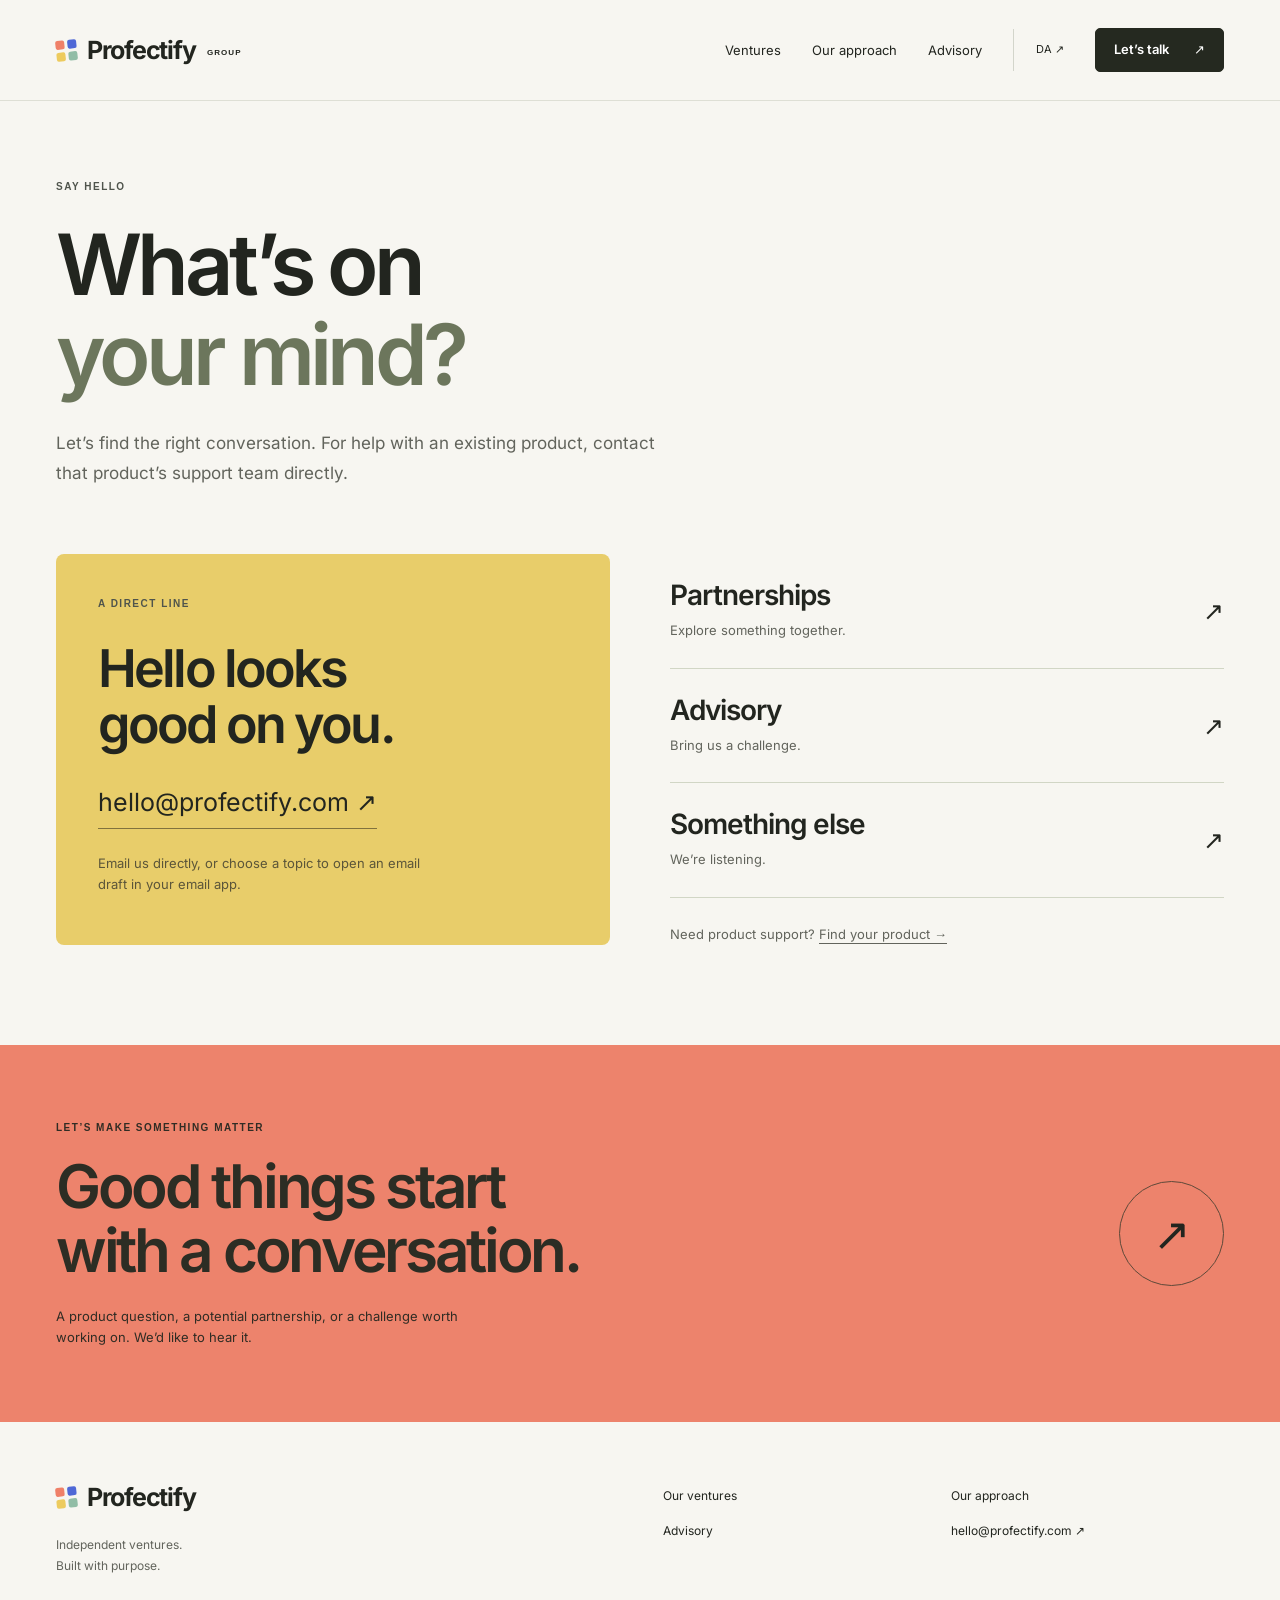
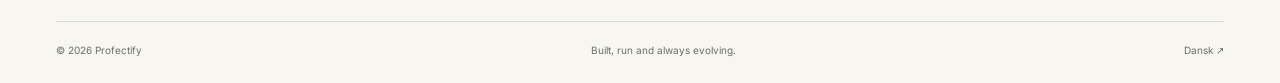
<file: contact.html>
<!doctype html>
<html lang="en">
<head>
<meta charset="utf-8">
<meta name="viewport" content="width=device-width, initial-scale=1">
<title>Profectify — Contact</title>
<meta name="description" content="Let’s find the right conversation. For help with an existing product, contact that product’s support team directly.">
<link rel="canonical" href="https://profectify.com/contact.html">
<link rel="alternate" hreflang="en" href="https://profectify.com/contact.html">
<link rel="alternate" hreflang="da" href="https://profectify.com/da/contact.html">
<link rel="alternate" hreflang="x-default" href="https://profectify.com/contact.html">
<meta property="og:type" content="website">
<meta property="og:title" content="Profectify — Contact">
<meta property="og:description" content="Let’s find the right conversation. For help with an existing product, contact that product’s support team directly.">
<meta property="og:url" content="https://profectify.com/contact.html">
<meta property="og:image" content="https://profectify.com/assets/img/social-card.png">
<meta property="og:locale" content="en_GB">
<meta name="twitter:card" content="summary_large_image">
<link rel="icon" href="/assets/img/favicon.svg" type="image/svg+xml">
<link rel="stylesheet" href="/assets/css/style.css">
<script src="/assets/js/main.js" defer>
</script>
<noscript>
<style>@media(max-width:900px){.nav{height:auto;flex-wrap:wrap;padding-top:20px;padding-bottom:20px}.nav nav{display:flex;position:static;box-shadow:none;padding:10px 0;width:100%}.menu-toggle{display:none}}</style>
</noscript>
</head>
<body>
<a class="skip" href="#main">Skip to content</a>
<header class="site-header">
<div class="wrap nav">
<a class="brand" href="/index.html" aria-label="Profectify">
<span class="brand-mark" aria-hidden="true">
<i>
</i>
<i>
</i>
<i>
</i>
<i>
</i>
</span>Profectify<span class="brand-group">GROUP</span>
</a>
<button class="menu-toggle" aria-expanded="false" aria-controls="navigation">Menu <span>☰</span>
</button>
<nav id="navigation" aria-label="Main navigation">
<a href="/work.html">Ventures</a>
<a href="/about.html">Our approach</a>
<a href="/services.html">Advisory</a>
<a class="language" href="/da/contact.html" lang="da" hreflang="da" aria-label="Skift til dansk">DA ↗</a>
<a class="button small" href="/contact.html">Let’s talk <span>↗</span>
</a>
</nav>
</div>
</header>
<main id="main">
<section class="page-hero wrap">
<p class="eyebrow">SAY HELLO</p>
<h1>What’s on<br>
<span>your mind?</span>
</h1>
<p class="page-intro">Let’s find the right conversation. For help with an existing product, contact that product’s support team directly.</p>
</section>
<section class="wrap contact-grid">
<div class="email-panel">
<p class="eyebrow">A DIRECT LINE</p>
<h2>Hello looks<br>good on you.</h2>
<a href="mailto:hello@profectify.com">hello@profectify.com ↗</a>
<p>Email us directly, or choose a topic to open an email draft in your email app.</p>
</div>
<div class="contact-topics">
<a href="mailto:hello@profectify.com?subject=Partnerships">
<div>
<h3>Partnerships</h3>
<p>Explore something together.</p>
</div>
<span>↗</span>
</a>
<a href="mailto:hello@profectify.com?subject=Advisory">
<div>
<h3>Advisory</h3>
<p>Bring us a challenge.</p>
</div>
<span>↗</span>
</a>
<a href="mailto:hello@profectify.com?subject=Something else">
<div>
<h3>Something else</h3>
<p>We’re listening.</p>
</div>
<span>↗</span>
</a>
<p>Need product support? <a class="inline-link" href="/work.html">Find your product →</a>
</p>
</div>
</section>
</main>
<section class="closing">
<div class="wrap closing-inner">
<div>
<p class="eyebrow">LET’S MAKE SOMETHING MATTER</p>
<h2>Good things start<br>with a conversation.</h2>
<p>A product question, a potential partnership, or a challenge worth working on. We’d like to hear it.</p>
</div>
<a class="circle-link" href="/contact.html" aria-label="Let’s talk">↗</a>
</div>
</section>
<footer class="site-footer wrap">
<div>
<a class="brand" href="/index.html">
<span class="brand-mark" aria-hidden="true">
<i>
</i>
<i>
</i>
<i>
</i>
<i>
</i>
</span>Profectify</a>
<p>Independent ventures.<br>Built with purpose.</p>
</div>
<div class="footer-links">
<a href="/work.html">Our ventures</a>
<a href="/about.html">Our approach</a>
<a href="/services.html">Advisory</a>
<a href="mailto:hello@profectify.com">hello@profectify.com ↗</a>
</div>
<div class="footer-bottom">
<span>© 2026 Profectify</span>
<span>Built, run and always evolving.</span>
<a href="/da/contact.html">Dansk ↗</a>
</div>
</footer>
</body>
</html>
</file>
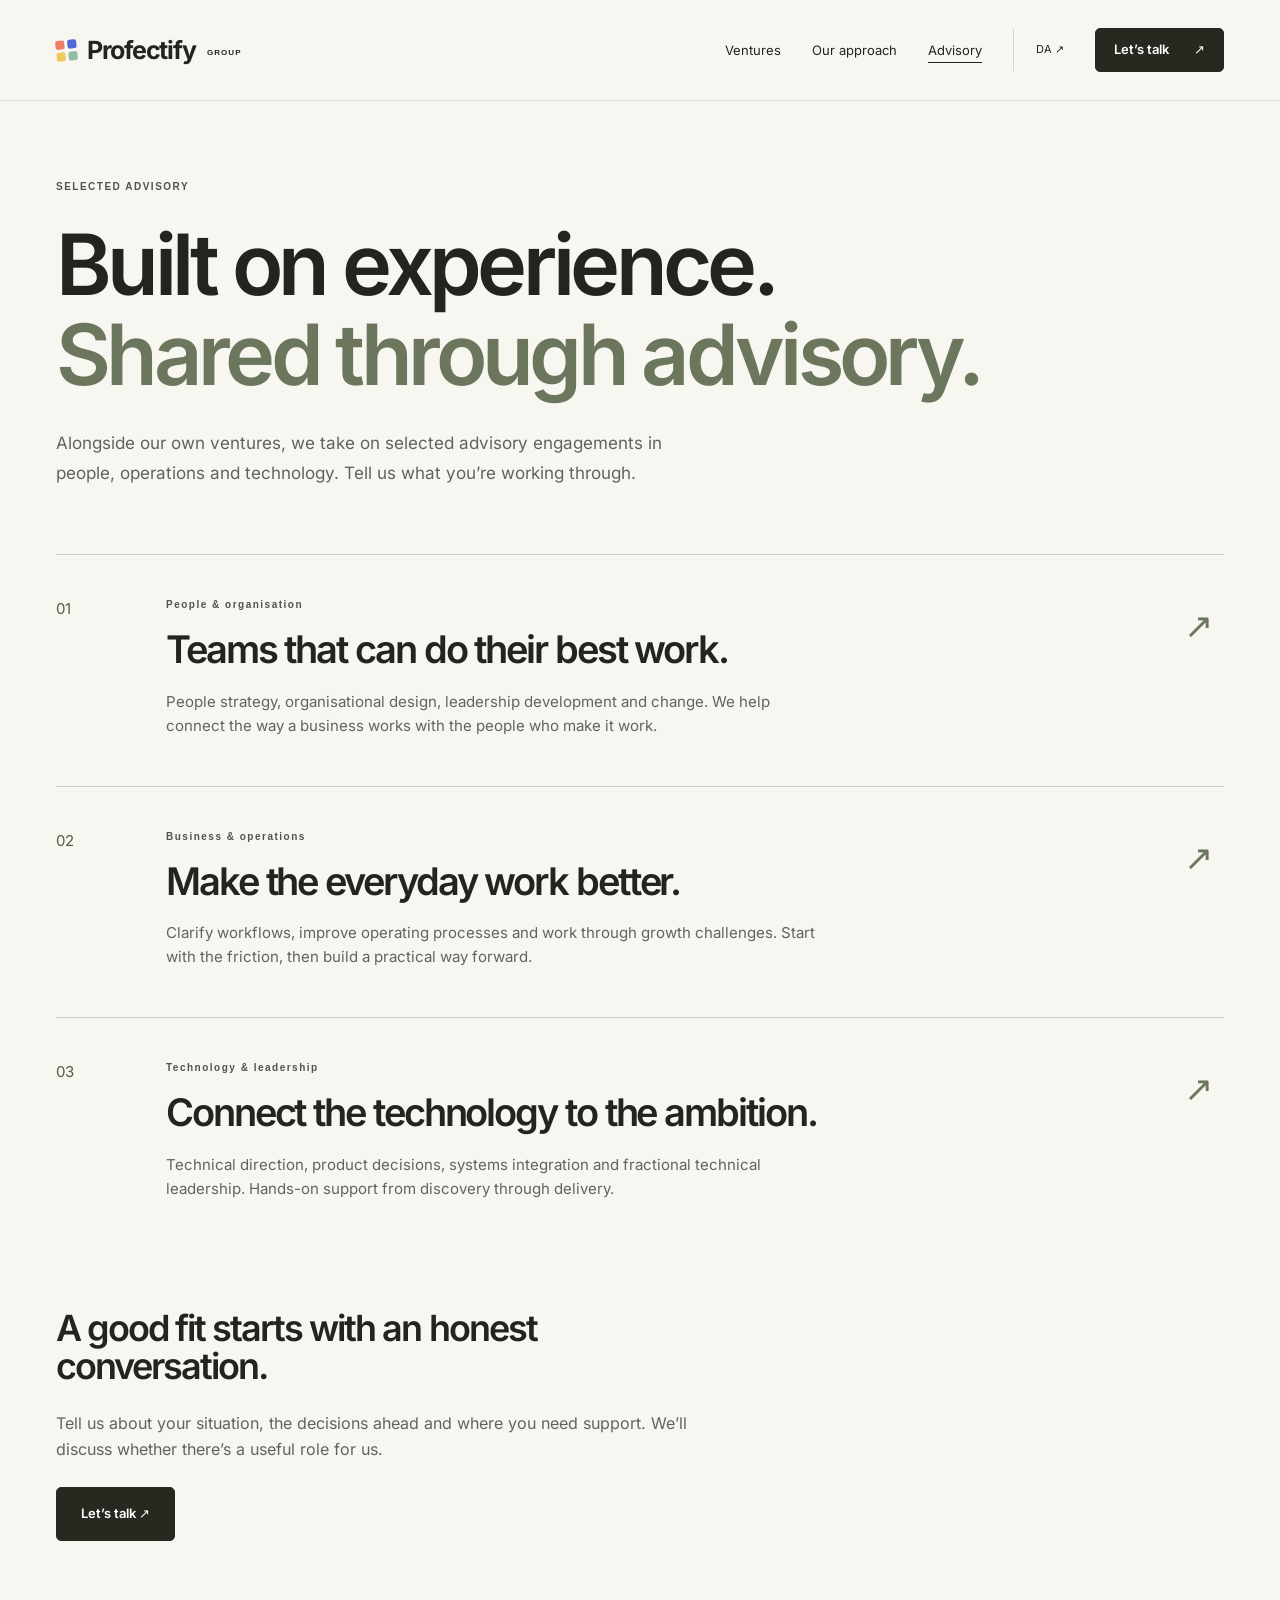
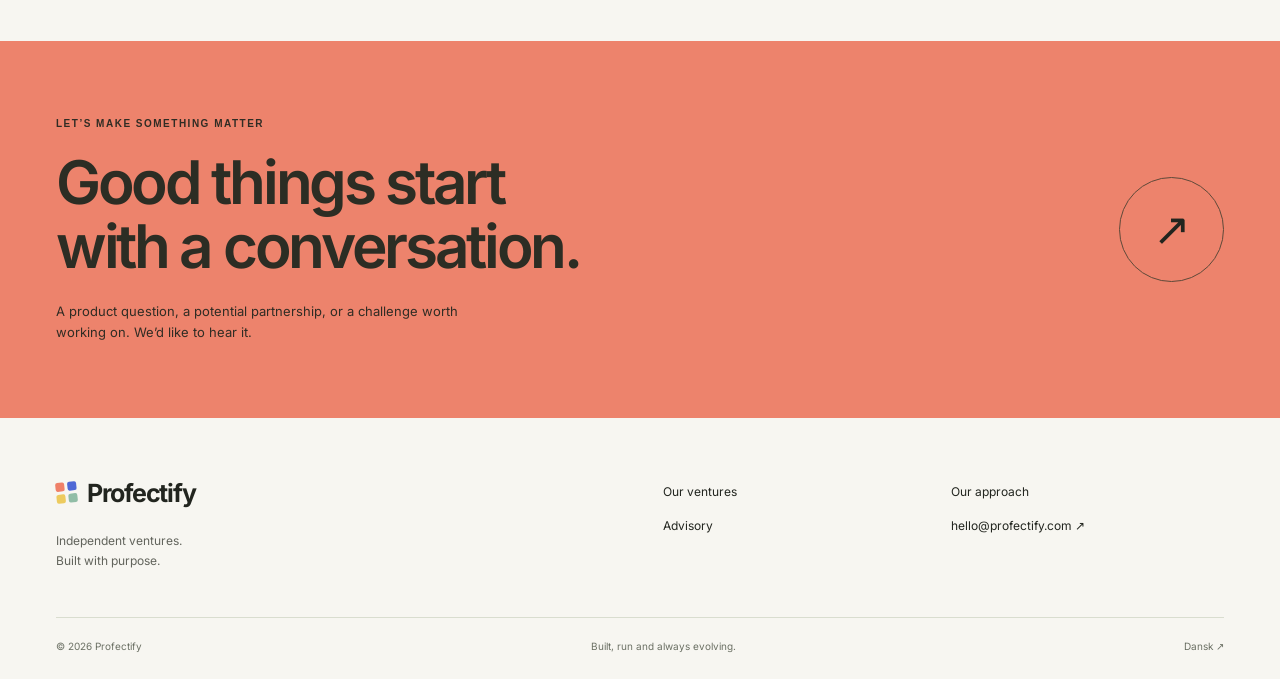
<file: services.html>
<!doctype html>
<html lang="en">
<head>
<meta charset="utf-8">
<meta name="viewport" content="width=device-width, initial-scale=1">
<title>Profectify — Advisory</title>
<meta name="description" content="Alongside our own ventures, we take on selected advisory engagements in people, operations and technology. Tell us what you’re working through.">
<link rel="canonical" href="https://profectify.com/services.html">
<link rel="alternate" hreflang="en" href="https://profectify.com/services.html">
<link rel="alternate" hreflang="da" href="https://profectify.com/da/services.html">
<link rel="alternate" hreflang="x-default" href="https://profectify.com/services.html">
<meta property="og:type" content="website">
<meta property="og:title" content="Profectify — Advisory">
<meta property="og:description" content="Alongside our own ventures, we take on selected advisory engagements in people, operations and technology. Tell us what you’re working through.">
<meta property="og:url" content="https://profectify.com/services.html">
<meta property="og:image" content="https://profectify.com/assets/img/social-card.png">
<meta property="og:locale" content="en_GB">
<meta name="twitter:card" content="summary_large_image">
<link rel="icon" href="/assets/img/favicon.svg" type="image/svg+xml">
<link rel="stylesheet" href="/assets/css/style.css">
<script src="/assets/js/main.js" defer>
</script>
<noscript>
<style>@media(max-width:900px){.nav{height:auto;flex-wrap:wrap;padding-top:20px;padding-bottom:20px}.nav nav{display:flex;position:static;box-shadow:none;padding:10px 0;width:100%}.menu-toggle{display:none}}</style>
</noscript>
</head>
<body>
<a class="skip" href="#main">Skip to content</a>
<header class="site-header">
<div class="wrap nav">
<a class="brand" href="/index.html" aria-label="Profectify">
<span class="brand-mark" aria-hidden="true">
<i>
</i>
<i>
</i>
<i>
</i>
<i>
</i>
</span>Profectify<span class="brand-group">GROUP</span>
</a>
<button class="menu-toggle" aria-expanded="false" aria-controls="navigation">Menu <span>☰</span>
</button>
<nav id="navigation" aria-label="Main navigation">
<a href="/work.html">Ventures</a>
<a href="/about.html">Our approach</a>
<a href="/services.html" aria-current="page">Advisory</a>
<a class="language" href="/da/services.html" lang="da" hreflang="da" aria-label="Skift til dansk">DA ↗</a>
<a class="button small" href="/contact.html">Let’s talk <span>↗</span>
</a>
</nav>
</div>
</header>
<main id="main">
<section class="page-hero wrap">
<p class="eyebrow">SELECTED ADVISORY</p>
<h1>Built on experience.<br>
<span>Shared through advisory.</span>
</h1>
<p class="page-intro">Alongside our own ventures, we take on selected advisory engagements in people, operations and technology. Tell us what you’re working through.</p>
</section>
<section class="wrap services-list">
<article class="service-row">
<span class="service-number">01</span>
<div>
<p class="eyebrow">People & organisation</p>
<h2>Teams that can do their best work.</h2>
<p>People strategy, organisational design, leadership development and change. We help connect the way a business works with the people who make it work.</p>
</div>
<span aria-hidden="true">↗</span>
</article>
<article class="service-row">
<span class="service-number">02</span>
<div>
<p class="eyebrow">Business & operations</p>
<h2>Make the everyday work better.</h2>
<p>Clarify workflows, improve operating processes and work through growth challenges. Start with the friction, then build a practical way forward.</p>
</div>
<span aria-hidden="true">↗</span>
</article>
<article class="service-row">
<span class="service-number">03</span>
<div>
<p class="eyebrow">Technology & leadership</p>
<h2>Connect the technology to the ambition.</h2>
<p>Technical direction, product decisions, systems integration and fractional technical leadership. Hands-on support from discovery through delivery.</p>
</div>
<span aria-hidden="true">↗</span>
</article>
</section>
<section class="wrap advisory-note">
<h2>A good fit starts with an honest conversation.</h2>
<p>Tell us about your situation, the decisions ahead and where you need support. We’ll discuss whether there’s a useful role for us.</p>
<a class="button" href="/contact.html?topic=advisory">Let’s talk ↗</a>
</section>
</main>
<section class="closing">
<div class="wrap closing-inner">
<div>
<p class="eyebrow">LET’S MAKE SOMETHING MATTER</p>
<h2>Good things start<br>with a conversation.</h2>
<p>A product question, a potential partnership, or a challenge worth working on. We’d like to hear it.</p>
</div>
<a class="circle-link" href="/contact.html" aria-label="Let’s talk">↗</a>
</div>
</section>
<footer class="site-footer wrap">
<div>
<a class="brand" href="/index.html">
<span class="brand-mark" aria-hidden="true">
<i>
</i>
<i>
</i>
<i>
</i>
<i>
</i>
</span>Profectify</a>
<p>Independent ventures.<br>Built with purpose.</p>
</div>
<div class="footer-links">
<a href="/work.html">Our ventures</a>
<a href="/about.html">Our approach</a>
<a href="/services.html">Advisory</a>
<a href="mailto:hello@profectify.com">hello@profectify.com ↗</a>
</div>
<div class="footer-bottom">
<span>© 2026 Profectify</span>
<span>Built, run and always evolving.</span>
<a href="/da/services.html">Dansk ↗</a>
</div>
</footer>
</body>
</html>
</file>
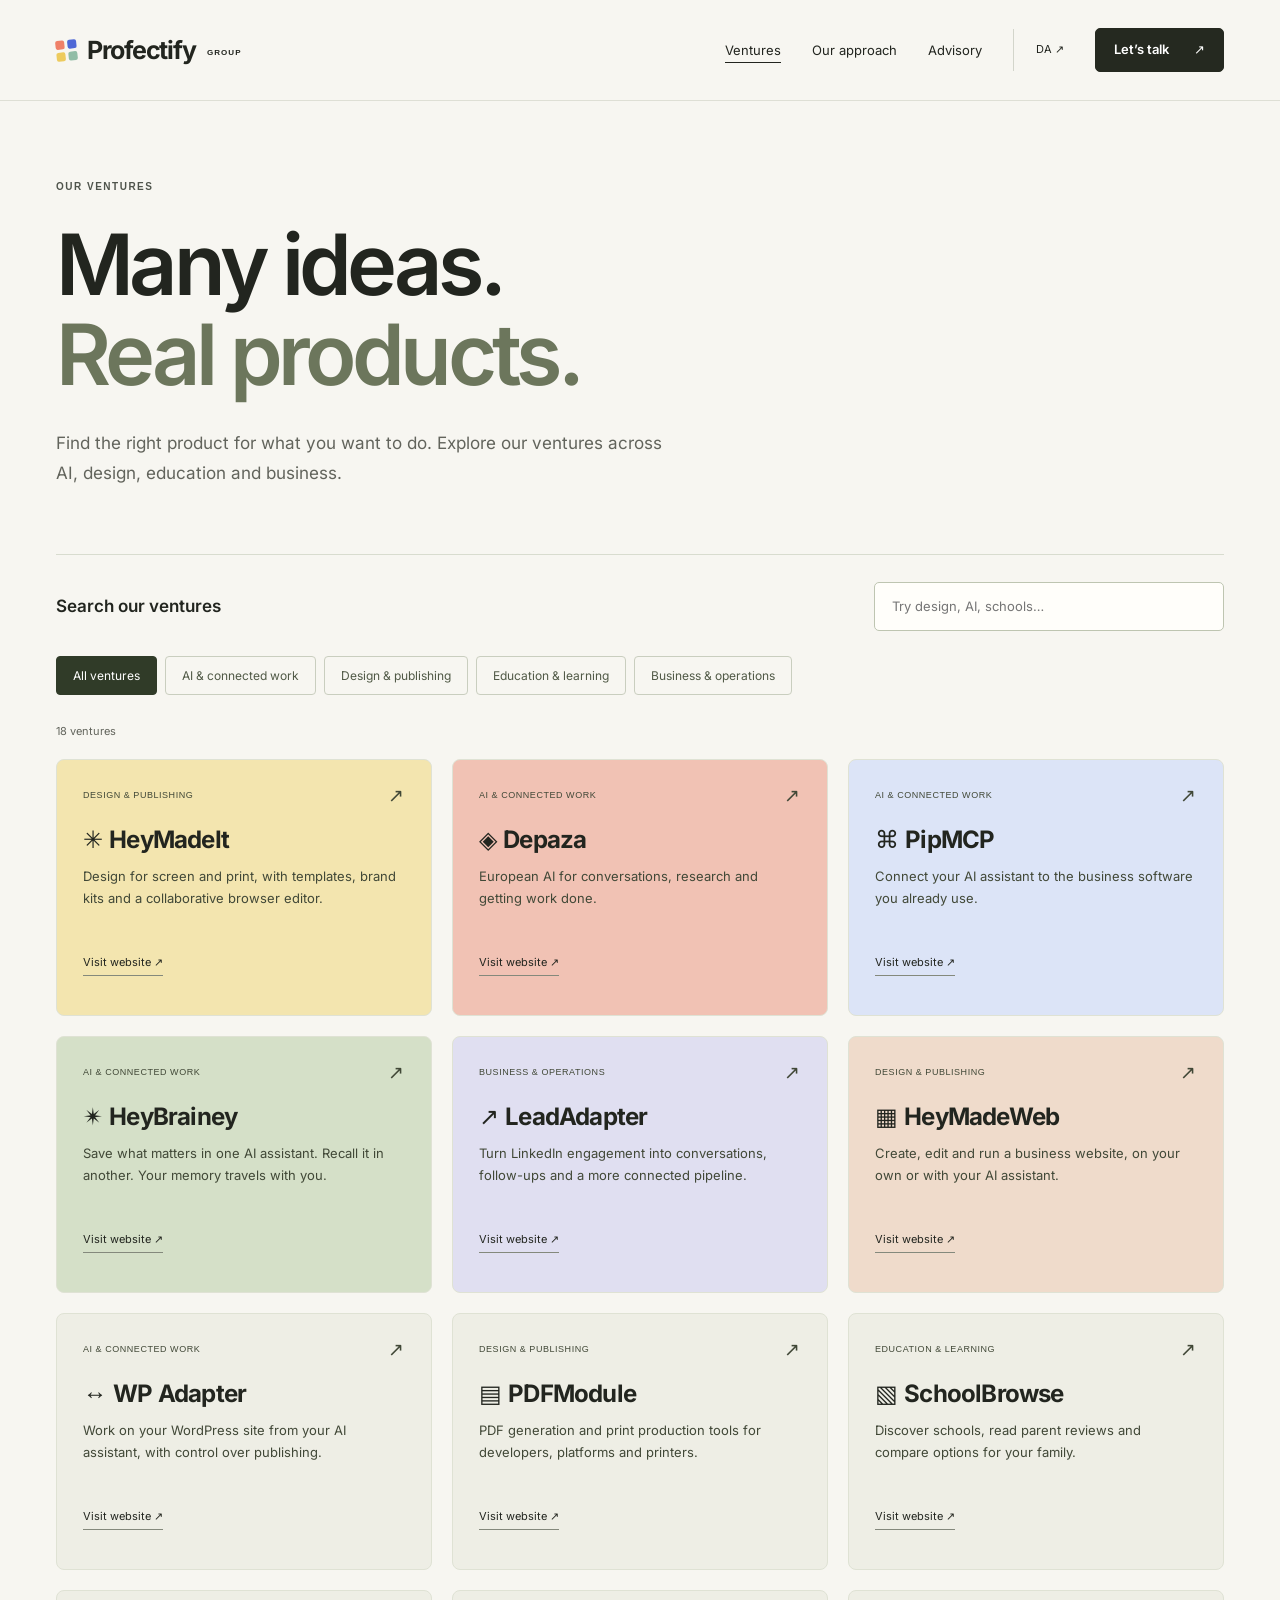
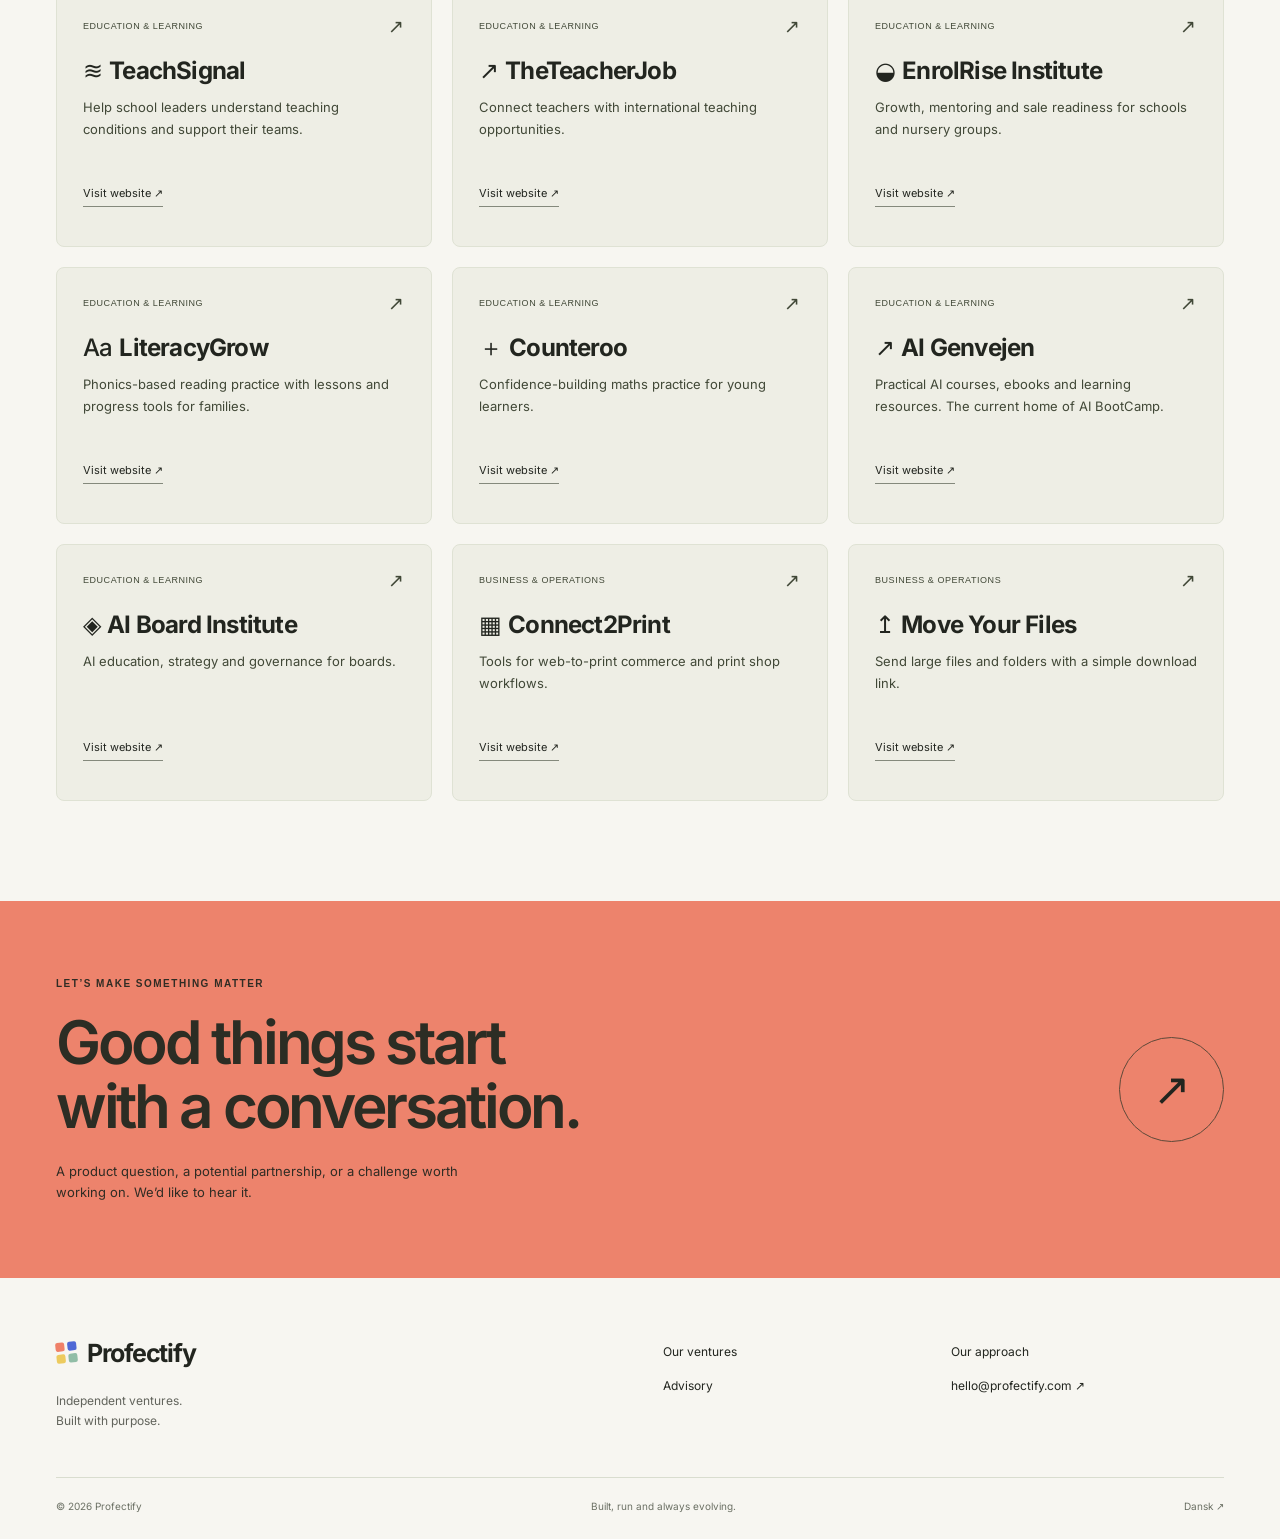
<file: work.html>
<!doctype html>
<html lang="en">
<head>
<meta charset="utf-8">
<meta name="viewport" content="width=device-width, initial-scale=1">
<title>Profectify — Our ventures</title>
<meta name="description" content="Find the right product for what you want to do. Explore our ventures across AI, design, education and business.">
<link rel="canonical" href="https://profectify.com/work.html">
<link rel="alternate" hreflang="en" href="https://profectify.com/work.html">
<link rel="alternate" hreflang="da" href="https://profectify.com/da/work.html">
<link rel="alternate" hreflang="x-default" href="https://profectify.com/work.html">
<meta property="og:type" content="website">
<meta property="og:title" content="Profectify — Our ventures">
<meta property="og:description" content="Find the right product for what you want to do. Explore our ventures across AI, design, education and business.">
<meta property="og:url" content="https://profectify.com/work.html">
<meta property="og:image" content="https://profectify.com/assets/img/social-card.png">
<meta property="og:locale" content="en_GB">
<meta name="twitter:card" content="summary_large_image">
<link rel="icon" href="/assets/img/favicon.svg" type="image/svg+xml">
<link rel="stylesheet" href="/assets/css/style.css">
<script src="/assets/js/main.js" defer>
</script>
<noscript>
<style>@media(max-width:900px){.nav{height:auto;flex-wrap:wrap;padding-top:20px;padding-bottom:20px}.nav nav{display:flex;position:static;box-shadow:none;padding:10px 0;width:100%}.menu-toggle{display:none}}</style>
</noscript>
</head>
<body>
<a class="skip" href="#main">Skip to content</a>
<header class="site-header">
<div class="wrap nav">
<a class="brand" href="/index.html" aria-label="Profectify">
<span class="brand-mark" aria-hidden="true">
<i>
</i>
<i>
</i>
<i>
</i>
<i>
</i>
</span>Profectify<span class="brand-group">GROUP</span>
</a>
<button class="menu-toggle" aria-expanded="false" aria-controls="navigation">Menu <span>☰</span>
</button>
<nav id="navigation" aria-label="Main navigation">
<a href="/work.html" aria-current="page">Ventures</a>
<a href="/about.html">Our approach</a>
<a href="/services.html">Advisory</a>
<a class="language" href="/da/work.html" lang="da" hreflang="da" aria-label="Skift til dansk">DA ↗</a>
<a class="button small" href="/contact.html">Let’s talk <span>↗</span>
</a>
</nav>
</div>
</header>
<main id="main">
<section class="page-hero wrap">
<p class="eyebrow">OUR VENTURES</p>
<h1>Many ideas.<br>
<span>Real products.</span>
</h1>
<p class="page-intro">Find the right product for what you want to do. Explore our ventures across AI, design, education and business.</p>
</section>
<section class="wrap portfolio-section">
<div class="portfolio-tools">
<label class="search-label">
<span>Search our ventures</span>
<input type="search" id="venture-search" placeholder="Try design, AI, schools…" autocomplete="off">
</label>
<div class="filters" aria-label="Filter by category">
<button type="button" aria-pressed="true" data-filter="all">All ventures</button>
<button type="button" aria-pressed="false" data-filter="ai">AI & connected work</button>
<button type="button" aria-pressed="false" data-filter="creative">Design & publishing</button>
<button type="button" aria-pressed="false" data-filter="education">Education & learning</button>
<button type="button" aria-pressed="false" data-filter="business">Business & operations</button>
</div>
</div>
<p class="result-count" aria-live="polite" data-result-count data-singular="venture" data-plural="ventures">18 ventures</p>
<div class="directory-grid">
<article class="venture-card heymadeit" data-category="creative" data-search="heymadeit design for screen and print, with templates, brand kits and a collaborative browser editor.">
<a href="https://heymadeit.com/en" target="_blank" rel="noopener noreferrer" aria-label="HeyMadeIt — Visit website (opens in a new tab)">
<div class="card-info">
<div class="card-meta">
<span>Design & publishing</span>
<span aria-hidden="true">↗</span>
</div>
<h3 class="product-wordmark">
<span class="product-symbol" aria-hidden="true">✳</span>
<span>HeyMadeIt</span>
</h3>
<p>Design for screen and print, with templates, brand kits and a collaborative browser editor.</p>
<span class="visit-label">Visit website ↗</span>
</div>
</a>
</article>
<article class="venture-card depaza" data-category="ai" data-search="depaza european ai for conversations, research and getting work done.">
<a href="https://depaza.eu" target="_blank" rel="noopener noreferrer" aria-label="Depaza — Visit website (opens in a new tab)">
<div class="card-info">
<div class="card-meta">
<span>AI & connected work</span>
<span aria-hidden="true">↗</span>
</div>
<h3 class="product-wordmark">
<span class="product-symbol" aria-hidden="true">◈</span>
<span>Depaza</span>
</h3>
<p>European AI for conversations, research and getting work done.</p>
<span class="visit-label">Visit website ↗</span>
</div>
</a>
</article>
<article class="venture-card pipmcp" data-category="ai" data-search="pipmcp connect your ai assistant to the business software you already use.">
<a href="https://pipmcp.com" target="_blank" rel="noopener noreferrer" aria-label="PipMCP — Visit website (opens in a new tab)">
<div class="card-info">
<div class="card-meta">
<span>AI & connected work</span>
<span aria-hidden="true">↗</span>
</div>
<h3 class="product-wordmark">
<span class="product-symbol" aria-hidden="true">⌘</span>
<span>PipMCP</span>
</h3>
<p>Connect your AI assistant to the business software you already use.</p>
<span class="visit-label">Visit website ↗</span>
</div>
</a>
</article>
<article class="venture-card heybrainey" data-category="ai" data-search="heybrainey save what matters in one ai assistant. recall it in another. your memory travels with you.">
<a href="https://heybrainey.com" target="_blank" rel="noopener noreferrer" aria-label="HeyBrainey — Visit website (opens in a new tab)">
<div class="card-info">
<div class="card-meta">
<span>AI & connected work</span>
<span aria-hidden="true">↗</span>
</div>
<h3 class="product-wordmark">
<span class="product-symbol" aria-hidden="true">✴</span>
<span>HeyBrainey</span>
</h3>
<p>Save what matters in one AI assistant. Recall it in another. Your memory travels with you.</p>
<span class="visit-label">Visit website ↗</span>
</div>
</a>
</article>
<article class="venture-card leadadapter" data-category="business" data-search="leadadapter turn linkedin engagement into conversations, follow-ups and a more connected pipeline.">
<a href="https://leadadapter.com" target="_blank" rel="noopener noreferrer" aria-label="LeadAdapter — Visit website (opens in a new tab)">
<div class="card-info">
<div class="card-meta">
<span>Business & operations</span>
<span aria-hidden="true">↗</span>
</div>
<h3 class="product-wordmark">
<span class="product-symbol" aria-hidden="true">↗</span>
<span>LeadAdapter</span>
</h3>
<p>Turn LinkedIn engagement into conversations, follow-ups and a more connected pipeline.</p>
<span class="visit-label">Visit website ↗</span>
</div>
</a>
</article>
<article class="venture-card heymadeweb" data-category="creative" data-search="heymadeweb create, edit and run a business website, on your own or with your ai assistant.">
<a href="https://heymadeweb.com" target="_blank" rel="noopener noreferrer" aria-label="HeyMadeWeb — Visit website (opens in a new tab)">
<div class="card-info">
<div class="card-meta">
<span>Design & publishing</span>
<span aria-hidden="true">↗</span>
</div>
<h3 class="product-wordmark">
<span class="product-symbol" aria-hidden="true">▦</span>
<span>HeyMadeWeb</span>
</h3>
<p>Create, edit and run a business website, on your own or with your AI assistant.</p>
<span class="visit-label">Visit website ↗</span>
</div>
</a>
</article>
<article class="venture-card wpadapter" data-category="ai" data-search="wp adapter work on your wordpress site from your ai assistant, with control over publishing.">
<a href="https://wpadapter.com" target="_blank" rel="noopener noreferrer" aria-label="WP Adapter — Visit website (opens in a new tab)">
<div class="card-info">
<div class="card-meta">
<span>AI & connected work</span>
<span aria-hidden="true">↗</span>
</div>
<h3 class="product-wordmark">
<span class="product-symbol" aria-hidden="true">↔</span>
<span>WP Adapter</span>
</h3>
<p>Work on your WordPress site from your AI assistant, with control over publishing.</p>
<span class="visit-label">Visit website ↗</span>
</div>
</a>
</article>
<article class="venture-card pdfmodule" data-category="creative" data-search="pdfmodule pdf generation and print production tools for developers, platforms and printers.">
<a href="https://pdfmodule.com" target="_blank" rel="noopener noreferrer" aria-label="PDFModule — Visit website (opens in a new tab)">
<div class="card-info">
<div class="card-meta">
<span>Design & publishing</span>
<span aria-hidden="true">↗</span>
</div>
<h3 class="product-wordmark">
<span class="product-symbol" aria-hidden="true">▤</span>
<span>PDFModule</span>
</h3>
<p>PDF generation and print production tools for developers, platforms and printers.</p>
<span class="visit-label">Visit website ↗</span>
</div>
</a>
</article>
<article class="venture-card schoolbrowse" data-category="education" data-search="schoolbrowse discover schools, read parent reviews and compare options for your family.">
<a href="https://schoolbrowse.com" target="_blank" rel="noopener noreferrer" aria-label="SchoolBrowse — Visit website (opens in a new tab)">
<div class="card-info">
<div class="card-meta">
<span>Education & learning</span>
<span aria-hidden="true">↗</span>
</div>
<h3 class="product-wordmark">
<span class="product-symbol" aria-hidden="true">▧</span>
<span>SchoolBrowse</span>
</h3>
<p>Discover schools, read parent reviews and compare options for your family.</p>
<span class="visit-label">Visit website ↗</span>
</div>
</a>
</article>
<article class="venture-card teachsignal" data-category="education" data-search="teachsignal help school leaders understand teaching conditions and support their teams.">
<a href="https://teachsignal.com" target="_blank" rel="noopener noreferrer" aria-label="TeachSignal — Visit website (opens in a new tab)">
<div class="card-info">
<div class="card-meta">
<span>Education & learning</span>
<span aria-hidden="true">↗</span>
</div>
<h3 class="product-wordmark">
<span class="product-symbol" aria-hidden="true">≋</span>
<span>TeachSignal</span>
</h3>
<p>Help school leaders understand teaching conditions and support their teams.</p>
<span class="visit-label">Visit website ↗</span>
</div>
</a>
</article>
<article class="venture-card theteacherjob" data-category="education" data-search="theteacherjob connect teachers with international teaching opportunities.">
<a href="https://theteacherjob.com" target="_blank" rel="noopener noreferrer" aria-label="TheTeacherJob — Visit website (opens in a new tab)">
<div class="card-info">
<div class="card-meta">
<span>Education & learning</span>
<span aria-hidden="true">↗</span>
</div>
<h3 class="product-wordmark">
<span class="product-symbol" aria-hidden="true">↗</span>
<span>TheTeacherJob</span>
</h3>
<p>Connect teachers with international teaching opportunities.</p>
<span class="visit-label">Visit website ↗</span>
</div>
</a>
</article>
<article class="venture-card enrolrise" data-category="education" data-search="enrolrise institute growth, mentoring and sale readiness for schools and nursery groups.">
<a href="https://enrolrise.com" target="_blank" rel="noopener noreferrer" aria-label="EnrolRise Institute — Visit website (opens in a new tab)">
<div class="card-info">
<div class="card-meta">
<span>Education & learning</span>
<span aria-hidden="true">↗</span>
</div>
<h3 class="product-wordmark">
<span class="product-symbol" aria-hidden="true">◒</span>
<span>EnrolRise Institute</span>
</h3>
<p>Growth, mentoring and sale readiness for schools and nursery groups.</p>
<span class="visit-label">Visit website ↗</span>
</div>
</a>
</article>
<article class="venture-card literacygrow" data-category="education" data-search="literacygrow phonics-based reading practice with lessons and progress tools for families.">
<a href="https://literacygrow.com" target="_blank" rel="noopener noreferrer" aria-label="LiteracyGrow — Visit website (opens in a new tab)">
<div class="card-info">
<div class="card-meta">
<span>Education & learning</span>
<span aria-hidden="true">↗</span>
</div>
<h3 class="product-wordmark">
<span class="product-symbol" aria-hidden="true">Aa</span>
<span>LiteracyGrow</span>
</h3>
<p>Phonics-based reading practice with lessons and progress tools for families.</p>
<span class="visit-label">Visit website ↗</span>
</div>
</a>
</article>
<article class="venture-card counteroo" data-category="education" data-search="counteroo confidence-building maths practice for young learners.">
<a href="https://counteroo.com" target="_blank" rel="noopener noreferrer" aria-label="Counteroo — Visit website (opens in a new tab)">
<div class="card-info">
<div class="card-meta">
<span>Education & learning</span>
<span aria-hidden="true">↗</span>
</div>
<h3 class="product-wordmark">
<span class="product-symbol" aria-hidden="true">＋</span>
<span>Counteroo</span>
</h3>
<p>Confidence-building maths practice for young learners.</p>
<span class="visit-label">Visit website ↗</span>
</div>
</a>
</article>
<article class="venture-card aigenvejen" data-category="education" data-search="ai genvejen practical ai courses, ebooks and learning resources. the current home of ai bootcamp.">
<a href="https://aigenvejen.com" target="_blank" rel="noopener noreferrer" aria-label="AI Genvejen — Visit website (opens in a new tab)">
<div class="card-info">
<div class="card-meta">
<span>Education & learning</span>
<span aria-hidden="true">↗</span>
</div>
<h3 class="product-wordmark">
<span class="product-symbol" aria-hidden="true">↗</span>
<span>AI Genvejen</span>
</h3>
<p>Practical AI courses, ebooks and learning resources. The current home of AI BootCamp.</p>
<span class="visit-label">Visit website ↗</span>
</div>
</a>
</article>
<article class="venture-card ai-board-institute" data-category="education" data-search="ai board institute ai education, strategy and governance for boards.">
<a href="https://aiboardinstitute.com" target="_blank" rel="noopener noreferrer" aria-label="AI Board Institute — Visit website (opens in a new tab)">
<div class="card-info">
<div class="card-meta">
<span>Education & learning</span>
<span aria-hidden="true">↗</span>
</div>
<h3 class="product-wordmark">
<span class="product-symbol" aria-hidden="true">◈</span>
<span>AI Board Institute</span>
</h3>
<p>AI education, strategy and governance for boards.</p>
<span class="visit-label">Visit website ↗</span>
</div>
</a>
</article>
<article class="venture-card connect2print" data-category="business" data-search="connect2print tools for web-to-print commerce and print shop workflows.">
<a href="https://connect2print.com" target="_blank" rel="noopener noreferrer" aria-label="Connect2Print — Visit website (opens in a new tab)">
<div class="card-info">
<div class="card-meta">
<span>Business & operations</span>
<span aria-hidden="true">↗</span>
</div>
<h3 class="product-wordmark">
<span class="product-symbol" aria-hidden="true">▦</span>
<span>Connect2Print</span>
</h3>
<p>Tools for web-to-print commerce and print shop workflows.</p>
<span class="visit-label">Visit website ↗</span>
</div>
</a>
</article>
<article class="venture-card movemyfiles" data-category="business" data-search="move your files send large files and folders with a simple download link.">
<a href="https://movemyfiles.com" target="_blank" rel="noopener noreferrer" aria-label="Move Your Files — Visit website (opens in a new tab)">
<div class="card-info">
<div class="card-meta">
<span>Business & operations</span>
<span aria-hidden="true">↗</span>
</div>
<h3 class="product-wordmark">
<span class="product-symbol" aria-hidden="true">↥</span>
<span>Move Your Files</span>
</h3>
<p>Send large files and folders with a simple download link.</p>
<span class="visit-label">Visit website ↗</span>
</div>
</a>
</article>
</div>
<p class="no-results" hidden>No matches. Try a different search or category.</p>
</section>
</main>
<section class="closing">
<div class="wrap closing-inner">
<div>
<p class="eyebrow">LET’S MAKE SOMETHING MATTER</p>
<h2>Good things start<br>with a conversation.</h2>
<p>A product question, a potential partnership, or a challenge worth working on. We’d like to hear it.</p>
</div>
<a class="circle-link" href="/contact.html" aria-label="Let’s talk">↗</a>
</div>
</section>
<footer class="site-footer wrap">
<div>
<a class="brand" href="/index.html">
<span class="brand-mark" aria-hidden="true">
<i>
</i>
<i>
</i>
<i>
</i>
<i>
</i>
</span>Profectify</a>
<p>Independent ventures.<br>Built with purpose.</p>
</div>
<div class="footer-links">
<a href="/work.html">Our ventures</a>
<a href="/about.html">Our approach</a>
<a href="/services.html">Advisory</a>
<a href="mailto:hello@profectify.com">hello@profectify.com ↗</a>
</div>
<div class="footer-bottom">
<span>© 2026 Profectify</span>
<span>Built, run and always evolving.</span>
<a href="/da/work.html">Dansk ↗</a>
</div>
</footer>
</body>
</html>
</file>
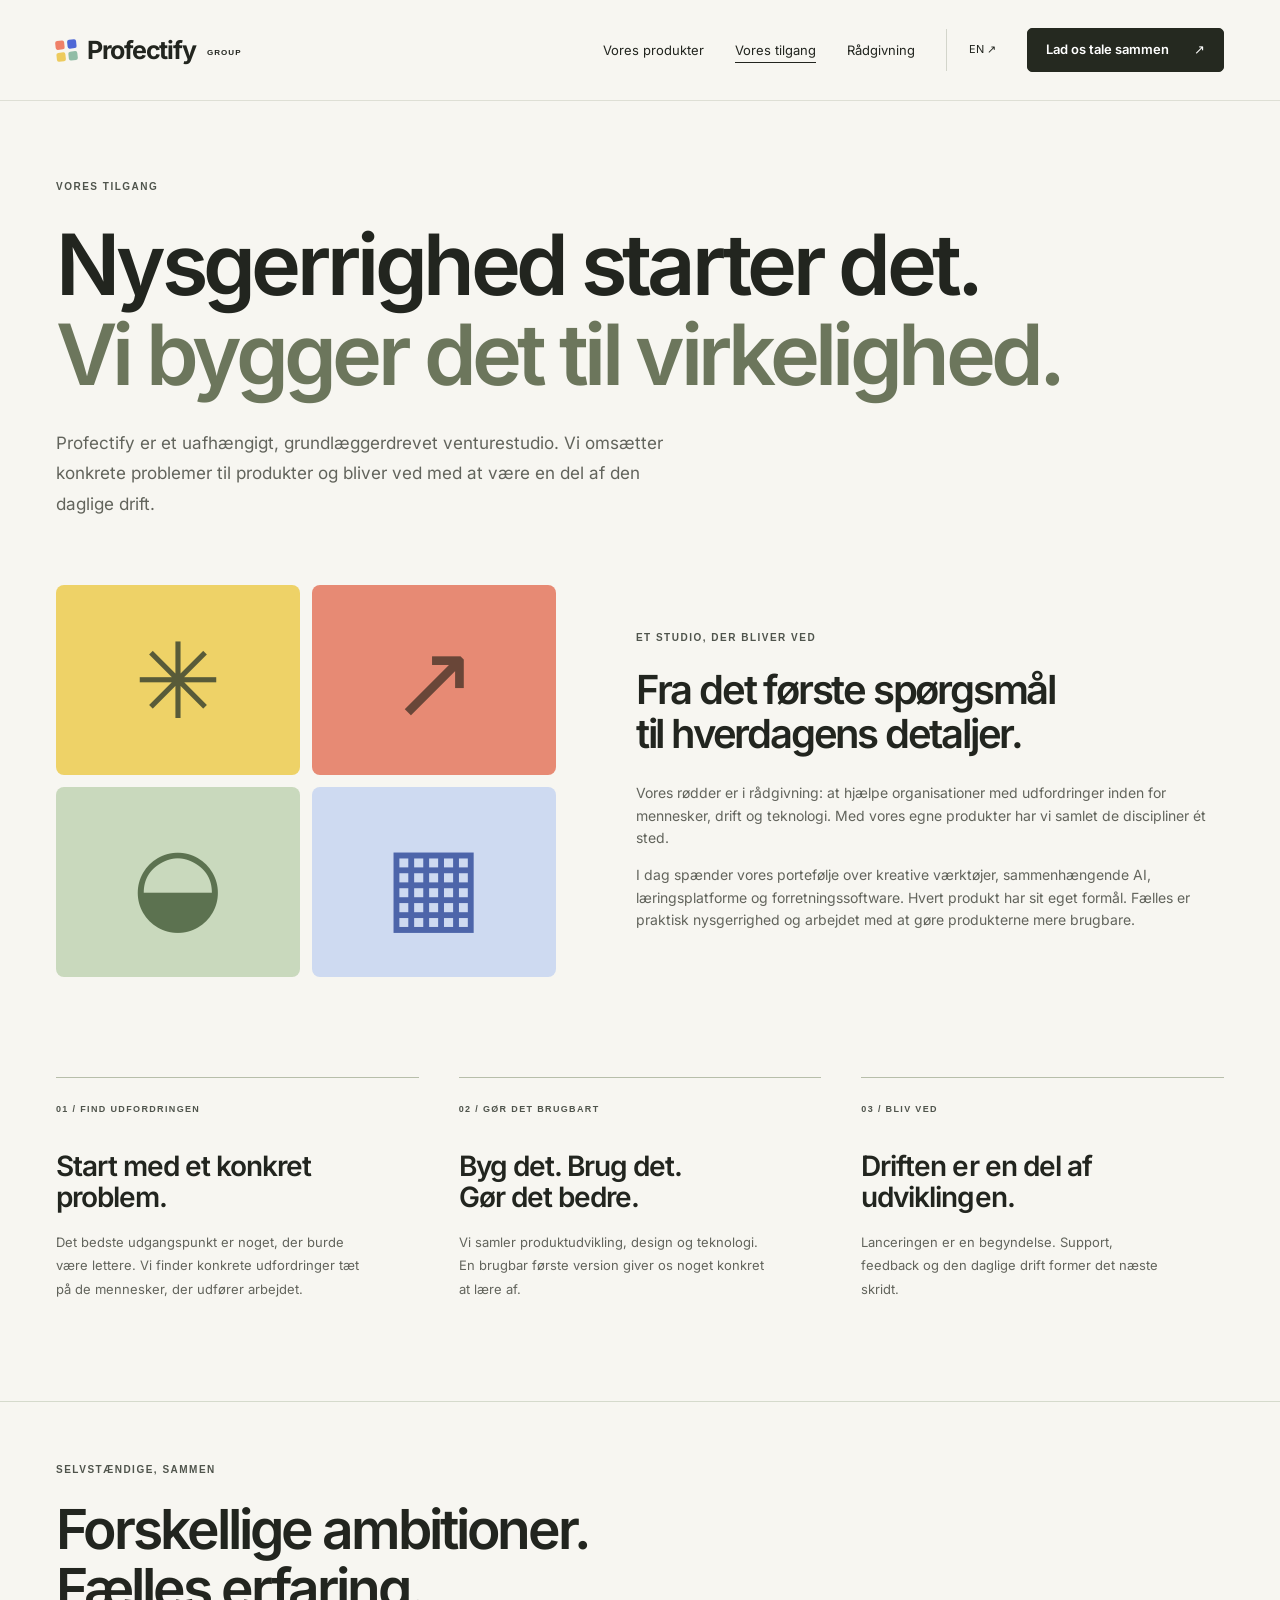
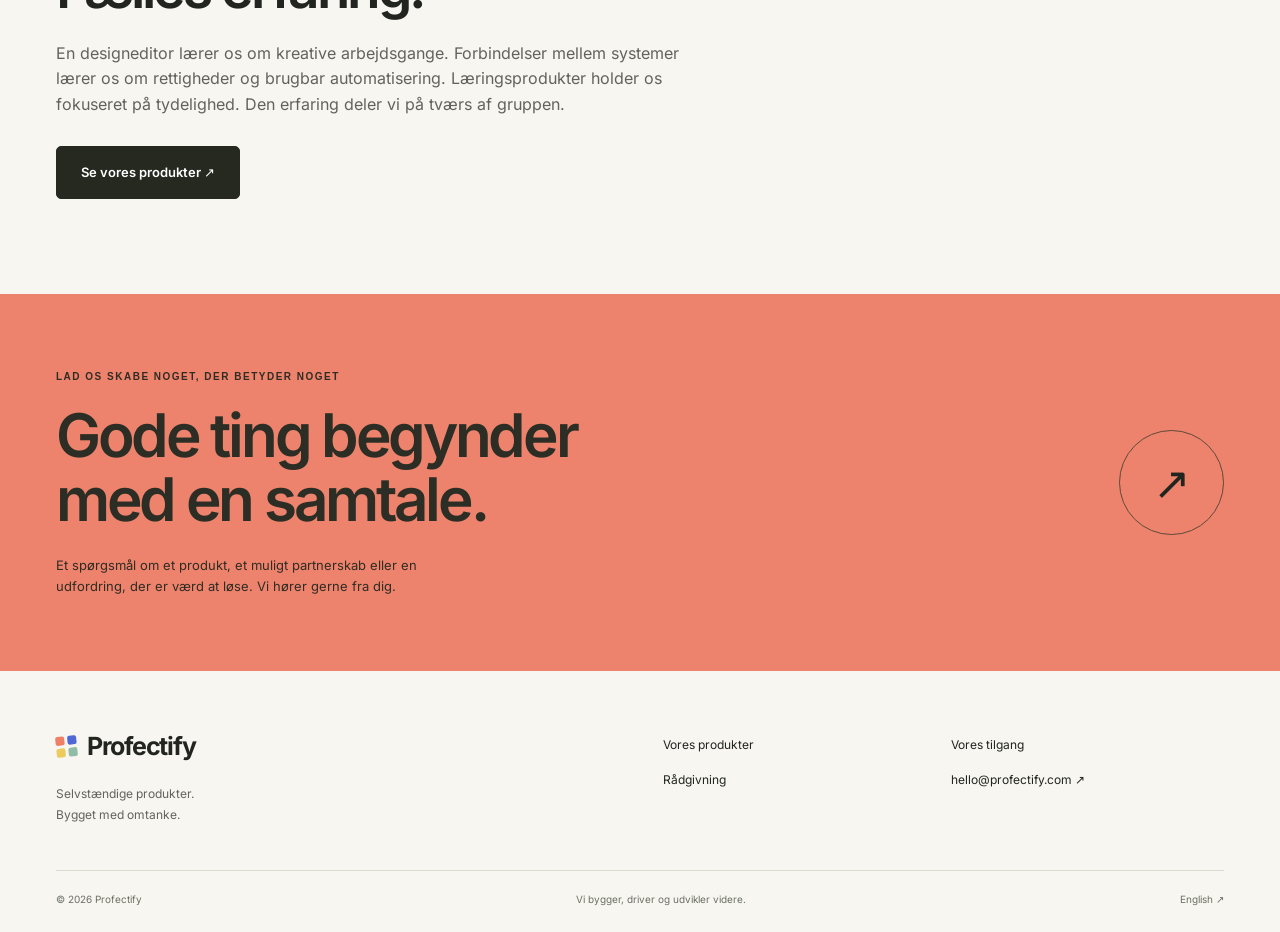
<file: da/about.html>
<!doctype html>
<html lang="da">
<head>
<meta charset="utf-8">
<meta name="viewport" content="width=device-width, initial-scale=1">
<title>Profectify — Vores tilgang</title>
<meta name="description" content="Profectify er et uafhængigt, grundlæggerdrevet venturestudio. Vi omsætter konkrete problemer til produkter og bliver ved med at være en del af den daglige drift.">
<link rel="canonical" href="https://profectify.com/da/about.html">
<link rel="alternate" hreflang="en" href="https://profectify.com/about.html">
<link rel="alternate" hreflang="da" href="https://profectify.com/da/about.html">
<link rel="alternate" hreflang="x-default" href="https://profectify.com/about.html">
<meta property="og:type" content="website">
<meta property="og:title" content="Profectify — Vores tilgang">
<meta property="og:description" content="Profectify er et uafhængigt, grundlæggerdrevet venturestudio. Vi omsætter konkrete problemer til produkter og bliver ved med at være en del af den daglige drift.">
<meta property="og:url" content="https://profectify.com/da/about.html">
<meta property="og:image" content="https://profectify.com/assets/img/social-card.png">
<meta property="og:locale" content="da_DK">
<meta name="twitter:card" content="summary_large_image">
<link rel="icon" href="/assets/img/favicon.svg" type="image/svg+xml">
<link rel="stylesheet" href="/assets/css/style.css">
<script src="/assets/js/main.js" defer>
</script>
<noscript>
<style>@media(max-width:900px){.nav{height:auto;flex-wrap:wrap;padding-top:20px;padding-bottom:20px}.nav nav{display:flex;position:static;box-shadow:none;padding:10px 0;width:100%}.menu-toggle{display:none}}</style>
</noscript>
</head>
<body>
<a class="skip" href="#main">Gå til indhold</a>
<header class="site-header">
<div class="wrap nav">
<a class="brand" href="/da/index.html" aria-label="Profectify">
<span class="brand-mark" aria-hidden="true">
<i>
</i>
<i>
</i>
<i>
</i>
<i>
</i>
</span>Profectify<span class="brand-group">GROUP</span>
</a>
<button class="menu-toggle" aria-expanded="false" aria-controls="navigation">Menu <span>☰</span>
</button>
<nav id="navigation" aria-label="Hovednavigation">
<a href="/da/work.html">Vores produkter</a>
<a href="/da/about.html" aria-current="page">Vores tilgang</a>
<a href="/da/services.html">Rådgivning</a>
<a class="language" href="/about.html" lang="en" hreflang="en" aria-label="Switch to English">EN ↗</a>
<a class="button small" href="/da/contact.html">Lad os tale sammen <span>↗</span>
</a>
</nav>
</div>
</header>
<main id="main">
<section class="page-hero wrap">
<p class="eyebrow">VORES TILGANG</p>
<h1>Nysgerrighed starter det.<br>
<span>Vi bygger det til virkelighed.</span>
</h1>
<p class="page-intro">Profectify er et uafhængigt, grundlæggerdrevet venturestudio. Vi omsætter konkrete problemer til produkter og bliver ved med at være en del af den daglige drift.</p>
</section>
<section class="story-panel wrap">
<div class="story-graphic" aria-hidden="true">
<span>✳</span>
<span>↗</span>
<span>◒</span>
<span>▦</span>
</div>
<div>
<p class="eyebrow">ET STUDIO, DER BLIVER VED</p>
<h2>Fra det første spørgsmål<br>til hverdagens detaljer.</h2>
<p>Vores rødder er i rådgivning: at hjælpe organisationer med udfordringer inden for mennesker, drift og teknologi. Med vores egne produkter har vi samlet de discipliner ét sted.</p>
<p>I dag spænder vores portefølje over kreative værktøjer, sammenhængende AI, læringsplatforme og forretningssoftware. Hvert produkt har sit eget formål. Fælles er praktisk nysgerrighed og arbejdet med at gøre produkterne mere brugbare.</p>
</div>
</section>
<section class="section wrap">
<div class="approach-grid">
<article>
<p class="eyebrow">01 / FIND UDFORDRINGEN</p>
<h3>Start med et konkret problem.</h3>
<p>Det bedste udgangspunkt er noget, der burde være lettere. Vi finder konkrete udfordringer tæt på de mennesker, der udfører arbejdet.</p>
</article>
<article>
<p class="eyebrow">02 / GØR DET BRUGBART</p>
<h3>Byg det. Brug det. Gør det bedre.</h3>
<p>Vi samler produktudvikling, design og teknologi. En brugbar første version giver os noget konkret at lære af.</p>
</article>
<article>
<p class="eyebrow">03 / BLIV VED</p>
<h3>Driften er en del af udviklingen.</h3>
<p>Lanceringen er en begyndelse. Support, feedback og den daglige drift former det næste skridt.</p>
</article>
</div>
</section>
<section class="connected-section wrap">
<p class="eyebrow">SELVSTÆNDIGE, SAMMEN</p>
<h2>Forskellige ambitioner.<br>Fælles erfaring.</h2>
<p>En designeditor lærer os om kreative arbejdsgange. Forbindelser mellem systemer lærer os om rettigheder og brugbar automatisering. Læringsprodukter holder os fokuseret på tydelighed. Den erfaring deler vi på tværs af gruppen.</p>
<a class="button" href="/da/work.html">Se vores produkter ↗</a>
</section>
</main>
<section class="closing">
<div class="wrap closing-inner">
<div>
<p class="eyebrow">LAD OS SKABE NOGET, DER BETYDER NOGET</p>
<h2>Gode ting begynder<br>med en samtale.</h2>
<p>Et spørgsmål om et produkt, et muligt partnerskab eller en udfordring, der er værd at løse. Vi hører gerne fra dig.</p>
</div>
<a class="circle-link" href="/da/contact.html" aria-label="Lad os tale sammen">↗</a>
</div>
</section>
<footer class="site-footer wrap">
<div>
<a class="brand" href="/da/index.html">
<span class="brand-mark" aria-hidden="true">
<i>
</i>
<i>
</i>
<i>
</i>
<i>
</i>
</span>Profectify</a>
<p>Selvstændige produkter.<br>Bygget med omtanke.</p>
</div>
<div class="footer-links">
<a href="/da/work.html">Vores produkter</a>
<a href="/da/about.html">Vores tilgang</a>
<a href="/da/services.html">Rådgivning</a>
<a href="mailto:hello@profectify.com">hello@profectify.com ↗</a>
</div>
<div class="footer-bottom">
<span>© 2026 Profectify</span>
<span>Vi bygger, driver og udvikler videre.</span>
<a href="/about.html">English ↗</a>
</div>
</footer>
</body>
</html>
</file>
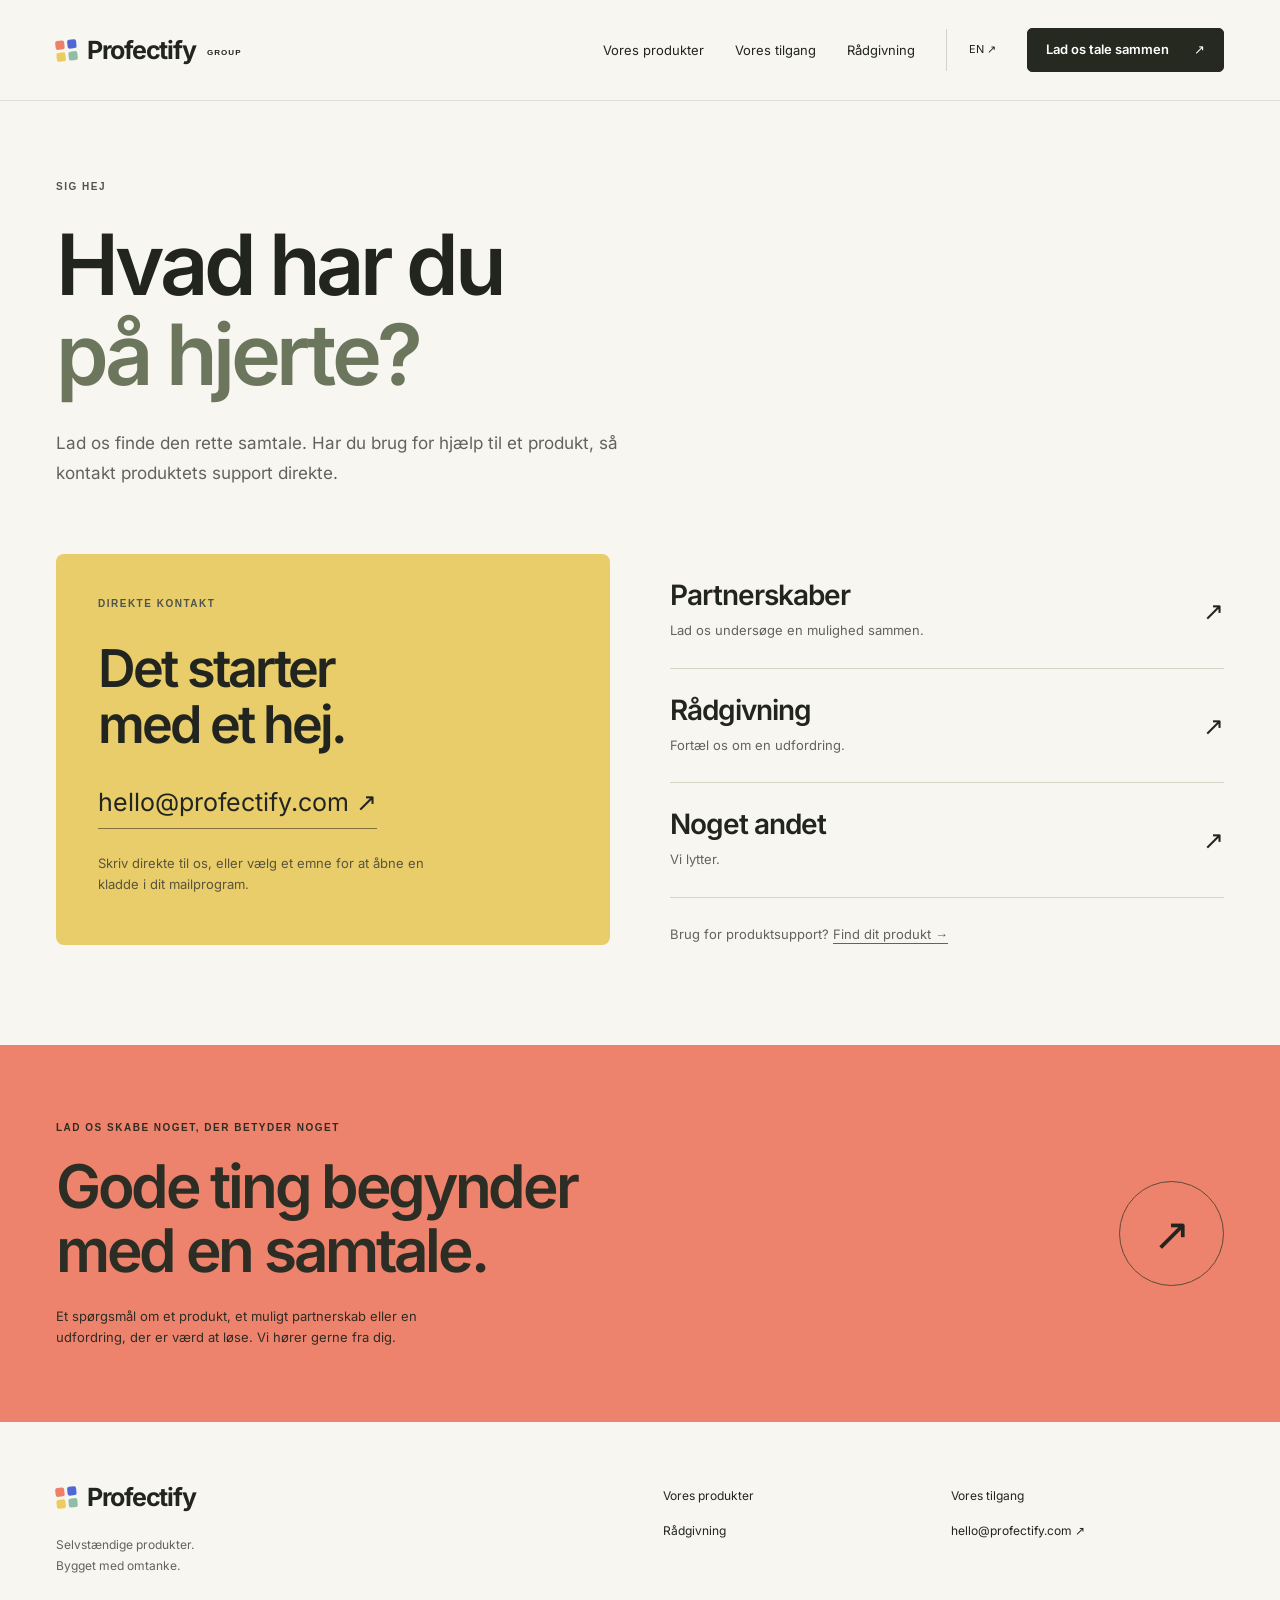
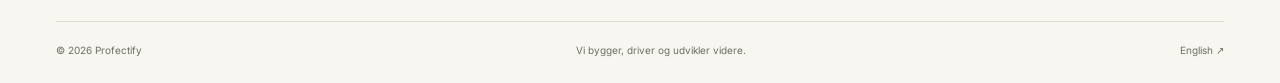
<file: da/contact.html>
<!doctype html>
<html lang="da">
<head>
<meta charset="utf-8">
<meta name="viewport" content="width=device-width, initial-scale=1">
<title>Profectify — Kontakt</title>
<meta name="description" content="Lad os finde den rette samtale. Har du brug for hjælp til et produkt, så kontakt produktets support direkte.">
<link rel="canonical" href="https://profectify.com/da/contact.html">
<link rel="alternate" hreflang="en" href="https://profectify.com/contact.html">
<link rel="alternate" hreflang="da" href="https://profectify.com/da/contact.html">
<link rel="alternate" hreflang="x-default" href="https://profectify.com/contact.html">
<meta property="og:type" content="website">
<meta property="og:title" content="Profectify — Kontakt">
<meta property="og:description" content="Lad os finde den rette samtale. Har du brug for hjælp til et produkt, så kontakt produktets support direkte.">
<meta property="og:url" content="https://profectify.com/da/contact.html">
<meta property="og:image" content="https://profectify.com/assets/img/social-card.png">
<meta property="og:locale" content="da_DK">
<meta name="twitter:card" content="summary_large_image">
<link rel="icon" href="/assets/img/favicon.svg" type="image/svg+xml">
<link rel="stylesheet" href="/assets/css/style.css">
<script src="/assets/js/main.js" defer>
</script>
<noscript>
<style>@media(max-width:900px){.nav{height:auto;flex-wrap:wrap;padding-top:20px;padding-bottom:20px}.nav nav{display:flex;position:static;box-shadow:none;padding:10px 0;width:100%}.menu-toggle{display:none}}</style>
</noscript>
</head>
<body>
<a class="skip" href="#main">Gå til indhold</a>
<header class="site-header">
<div class="wrap nav">
<a class="brand" href="/da/index.html" aria-label="Profectify">
<span class="brand-mark" aria-hidden="true">
<i>
</i>
<i>
</i>
<i>
</i>
<i>
</i>
</span>Profectify<span class="brand-group">GROUP</span>
</a>
<button class="menu-toggle" aria-expanded="false" aria-controls="navigation">Menu <span>☰</span>
</button>
<nav id="navigation" aria-label="Hovednavigation">
<a href="/da/work.html">Vores produkter</a>
<a href="/da/about.html">Vores tilgang</a>
<a href="/da/services.html">Rådgivning</a>
<a class="language" href="/contact.html" lang="en" hreflang="en" aria-label="Switch to English">EN ↗</a>
<a class="button small" href="/da/contact.html">Lad os tale sammen <span>↗</span>
</a>
</nav>
</div>
</header>
<main id="main">
<section class="page-hero wrap">
<p class="eyebrow">SIG HEJ</p>
<h1>Hvad har du<br>
<span>på hjerte?</span>
</h1>
<p class="page-intro">Lad os finde den rette samtale. Har du brug for hjælp til et produkt, så kontakt produktets support direkte.</p>
</section>
<section class="wrap contact-grid">
<div class="email-panel">
<p class="eyebrow">DIREKTE KONTAKT</p>
<h2>Det starter<br>med et hej.</h2>
<a href="mailto:hello@profectify.com">hello@profectify.com ↗</a>
<p>Skriv direkte til os, eller vælg et emne for at åbne en kladde i dit mailprogram.</p>
</div>
<div class="contact-topics">
<a href="mailto:hello@profectify.com?subject=Partnerskaber">
<div>
<h3>Partnerskaber</h3>
<p>Lad os undersøge en mulighed sammen.</p>
</div>
<span>↗</span>
</a>
<a href="mailto:hello@profectify.com?subject=Rådgivning">
<div>
<h3>Rådgivning</h3>
<p>Fortæl os om en udfordring.</p>
</div>
<span>↗</span>
</a>
<a href="mailto:hello@profectify.com?subject=Noget andet">
<div>
<h3>Noget andet</h3>
<p>Vi lytter.</p>
</div>
<span>↗</span>
</a>
<p>Brug for produktsupport? <a class="inline-link" href="/da/work.html">Find dit produkt →</a>
</p>
</div>
</section>
</main>
<section class="closing">
<div class="wrap closing-inner">
<div>
<p class="eyebrow">LAD OS SKABE NOGET, DER BETYDER NOGET</p>
<h2>Gode ting begynder<br>med en samtale.</h2>
<p>Et spørgsmål om et produkt, et muligt partnerskab eller en udfordring, der er værd at løse. Vi hører gerne fra dig.</p>
</div>
<a class="circle-link" href="/da/contact.html" aria-label="Lad os tale sammen">↗</a>
</div>
</section>
<footer class="site-footer wrap">
<div>
<a class="brand" href="/da/index.html">
<span class="brand-mark" aria-hidden="true">
<i>
</i>
<i>
</i>
<i>
</i>
<i>
</i>
</span>Profectify</a>
<p>Selvstændige produkter.<br>Bygget med omtanke.</p>
</div>
<div class="footer-links">
<a href="/da/work.html">Vores produkter</a>
<a href="/da/about.html">Vores tilgang</a>
<a href="/da/services.html">Rådgivning</a>
<a href="mailto:hello@profectify.com">hello@profectify.com ↗</a>
</div>
<div class="footer-bottom">
<span>© 2026 Profectify</span>
<span>Vi bygger, driver og udvikler videre.</span>
<a href="/contact.html">English ↗</a>
</div>
</footer>
</body>
</html>
</file>
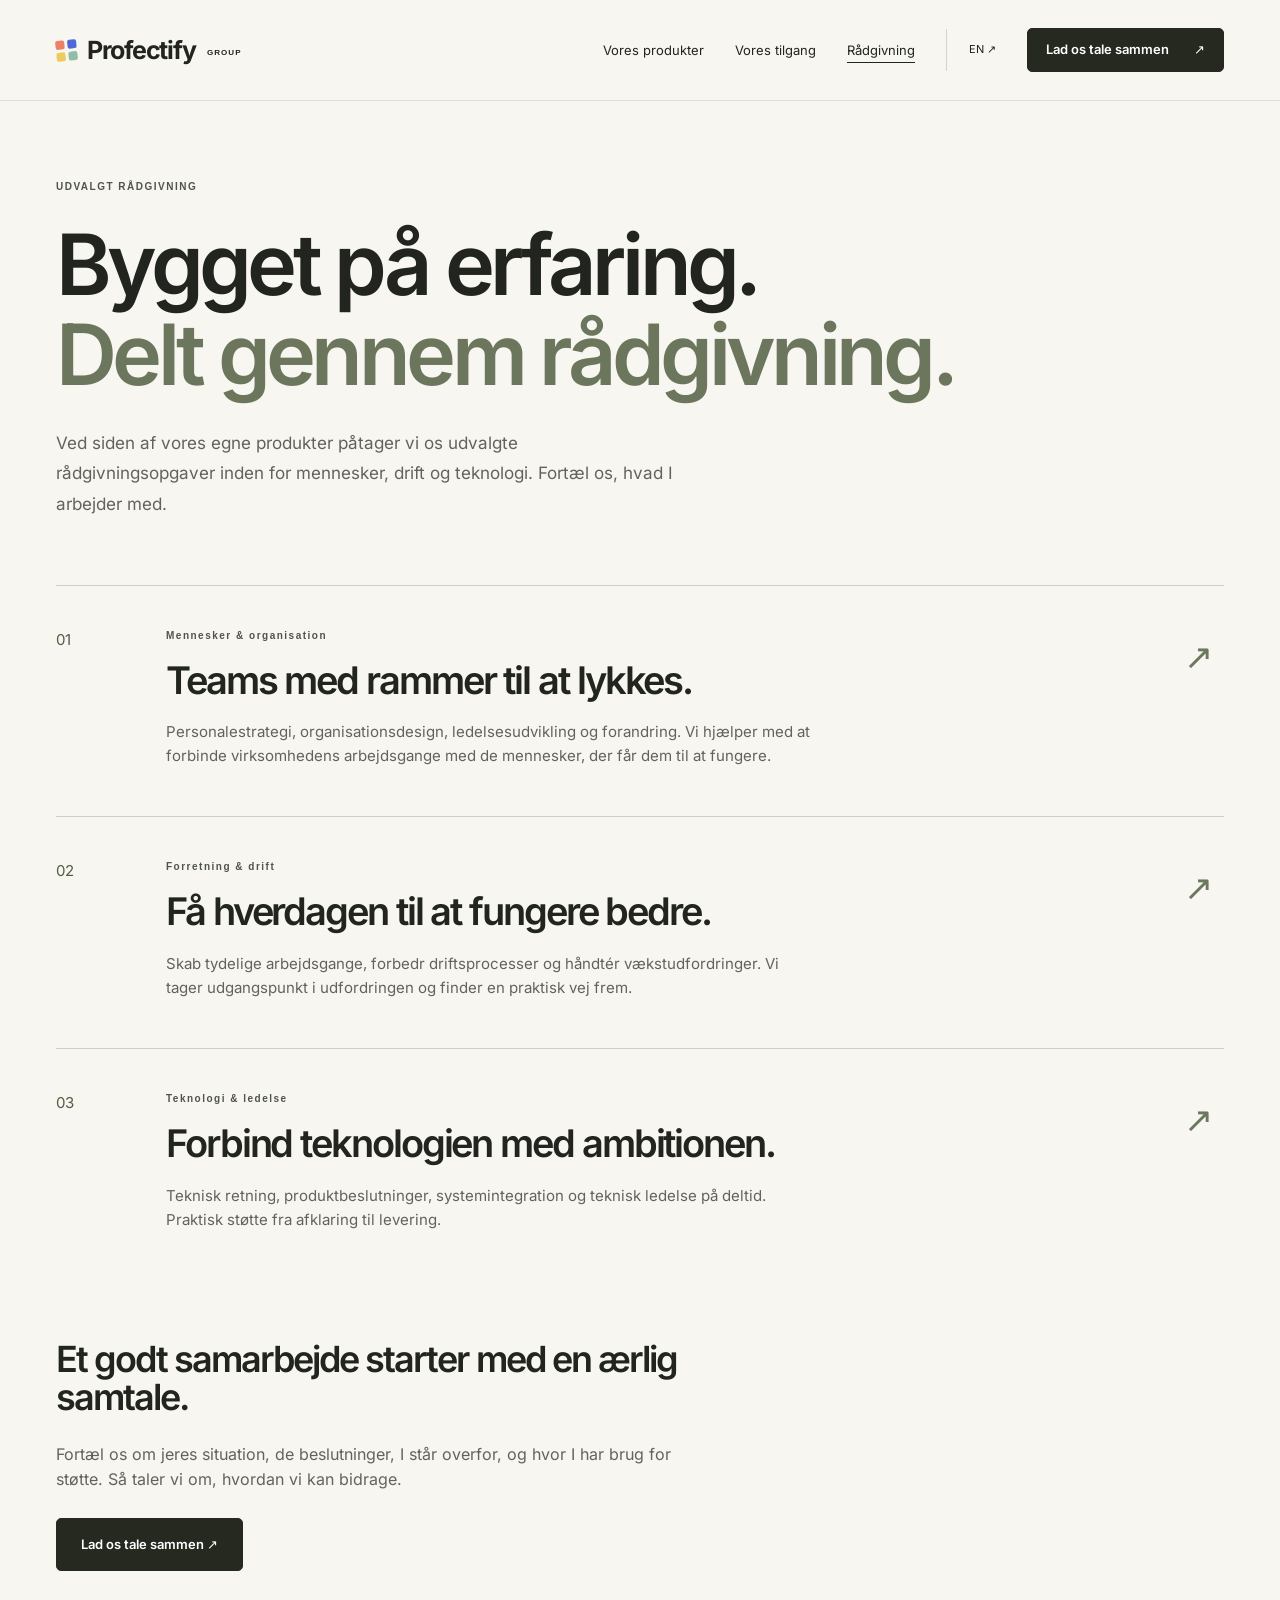
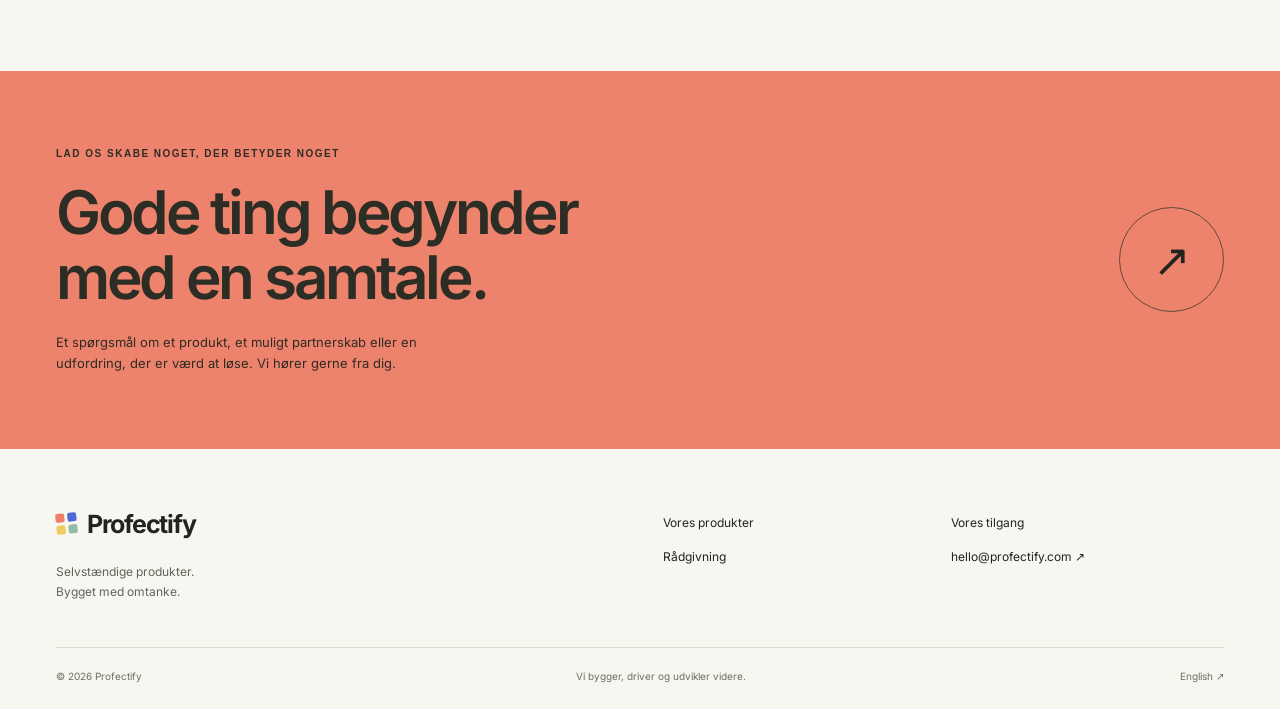
<file: da/services.html>
<!doctype html>
<html lang="da">
<head>
<meta charset="utf-8">
<meta name="viewport" content="width=device-width, initial-scale=1">
<title>Profectify — Rådgivning</title>
<meta name="description" content="Ved siden af vores egne produkter påtager vi os udvalgte rådgivningsopgaver inden for mennesker, drift og teknologi. Fortæl os, hvad I arbejder med.">
<link rel="canonical" href="https://profectify.com/da/services.html">
<link rel="alternate" hreflang="en" href="https://profectify.com/services.html">
<link rel="alternate" hreflang="da" href="https://profectify.com/da/services.html">
<link rel="alternate" hreflang="x-default" href="https://profectify.com/services.html">
<meta property="og:type" content="website">
<meta property="og:title" content="Profectify — Rådgivning">
<meta property="og:description" content="Ved siden af vores egne produkter påtager vi os udvalgte rådgivningsopgaver inden for mennesker, drift og teknologi. Fortæl os, hvad I arbejder med.">
<meta property="og:url" content="https://profectify.com/da/services.html">
<meta property="og:image" content="https://profectify.com/assets/img/social-card.png">
<meta property="og:locale" content="da_DK">
<meta name="twitter:card" content="summary_large_image">
<link rel="icon" href="/assets/img/favicon.svg" type="image/svg+xml">
<link rel="stylesheet" href="/assets/css/style.css">
<script src="/assets/js/main.js" defer>
</script>
<noscript>
<style>@media(max-width:900px){.nav{height:auto;flex-wrap:wrap;padding-top:20px;padding-bottom:20px}.nav nav{display:flex;position:static;box-shadow:none;padding:10px 0;width:100%}.menu-toggle{display:none}}</style>
</noscript>
</head>
<body>
<a class="skip" href="#main">Gå til indhold</a>
<header class="site-header">
<div class="wrap nav">
<a class="brand" href="/da/index.html" aria-label="Profectify">
<span class="brand-mark" aria-hidden="true">
<i>
</i>
<i>
</i>
<i>
</i>
<i>
</i>
</span>Profectify<span class="brand-group">GROUP</span>
</a>
<button class="menu-toggle" aria-expanded="false" aria-controls="navigation">Menu <span>☰</span>
</button>
<nav id="navigation" aria-label="Hovednavigation">
<a href="/da/work.html">Vores produkter</a>
<a href="/da/about.html">Vores tilgang</a>
<a href="/da/services.html" aria-current="page">Rådgivning</a>
<a class="language" href="/services.html" lang="en" hreflang="en" aria-label="Switch to English">EN ↗</a>
<a class="button small" href="/da/contact.html">Lad os tale sammen <span>↗</span>
</a>
</nav>
</div>
</header>
<main id="main">
<section class="page-hero wrap">
<p class="eyebrow">UDVALGT RÅDGIVNING</p>
<h1>Bygget på erfaring.<br>
<span>Delt gennem rådgivning.</span>
</h1>
<p class="page-intro">Ved siden af vores egne produkter påtager vi os udvalgte rådgivningsopgaver inden for mennesker, drift og teknologi. Fortæl os, hvad I arbejder med.</p>
</section>
<section class="wrap services-list">
<article class="service-row">
<span class="service-number">01</span>
<div>
<p class="eyebrow">Mennesker & organisation</p>
<h2>Teams med rammer til at lykkes.</h2>
<p>Personalestrategi, organisationsdesign, ledelsesudvikling og forandring. Vi hjælper med at forbinde virksomhedens arbejdsgange med de mennesker, der får dem til at fungere.</p>
</div>
<span aria-hidden="true">↗</span>
</article>
<article class="service-row">
<span class="service-number">02</span>
<div>
<p class="eyebrow">Forretning & drift</p>
<h2>Få hverdagen til at fungere bedre.</h2>
<p>Skab tydelige arbejdsgange, forbedr driftsprocesser og håndtér vækstudfordringer. Vi tager udgangspunkt i udfordringen og finder en praktisk vej frem.</p>
</div>
<span aria-hidden="true">↗</span>
</article>
<article class="service-row">
<span class="service-number">03</span>
<div>
<p class="eyebrow">Teknologi & ledelse</p>
<h2>Forbind teknologien med ambitionen.</h2>
<p>Teknisk retning, produktbeslutninger, systemintegration og teknisk ledelse på deltid. Praktisk støtte fra afklaring til levering.</p>
</div>
<span aria-hidden="true">↗</span>
</article>
</section>
<section class="wrap advisory-note">
<h2>Et godt samarbejde starter med en ærlig samtale.</h2>
<p>Fortæl os om jeres situation, de beslutninger, I står overfor, og hvor I har brug for støtte. Så taler vi om, hvordan vi kan bidrage.</p>
<a class="button" href="/da/contact.html?topic=advisory">Lad os tale sammen ↗</a>
</section>
</main>
<section class="closing">
<div class="wrap closing-inner">
<div>
<p class="eyebrow">LAD OS SKABE NOGET, DER BETYDER NOGET</p>
<h2>Gode ting begynder<br>med en samtale.</h2>
<p>Et spørgsmål om et produkt, et muligt partnerskab eller en udfordring, der er værd at løse. Vi hører gerne fra dig.</p>
</div>
<a class="circle-link" href="/da/contact.html" aria-label="Lad os tale sammen">↗</a>
</div>
</section>
<footer class="site-footer wrap">
<div>
<a class="brand" href="/da/index.html">
<span class="brand-mark" aria-hidden="true">
<i>
</i>
<i>
</i>
<i>
</i>
<i>
</i>
</span>Profectify</a>
<p>Selvstændige produkter.<br>Bygget med omtanke.</p>
</div>
<div class="footer-links">
<a href="/da/work.html">Vores produkter</a>
<a href="/da/about.html">Vores tilgang</a>
<a href="/da/services.html">Rådgivning</a>
<a href="mailto:hello@profectify.com">hello@profectify.com ↗</a>
</div>
<div class="footer-bottom">
<span>© 2026 Profectify</span>
<span>Vi bygger, driver og udvikler videre.</span>
<a href="/services.html">English ↗</a>
</div>
</footer>
</body>
</html>
</file>
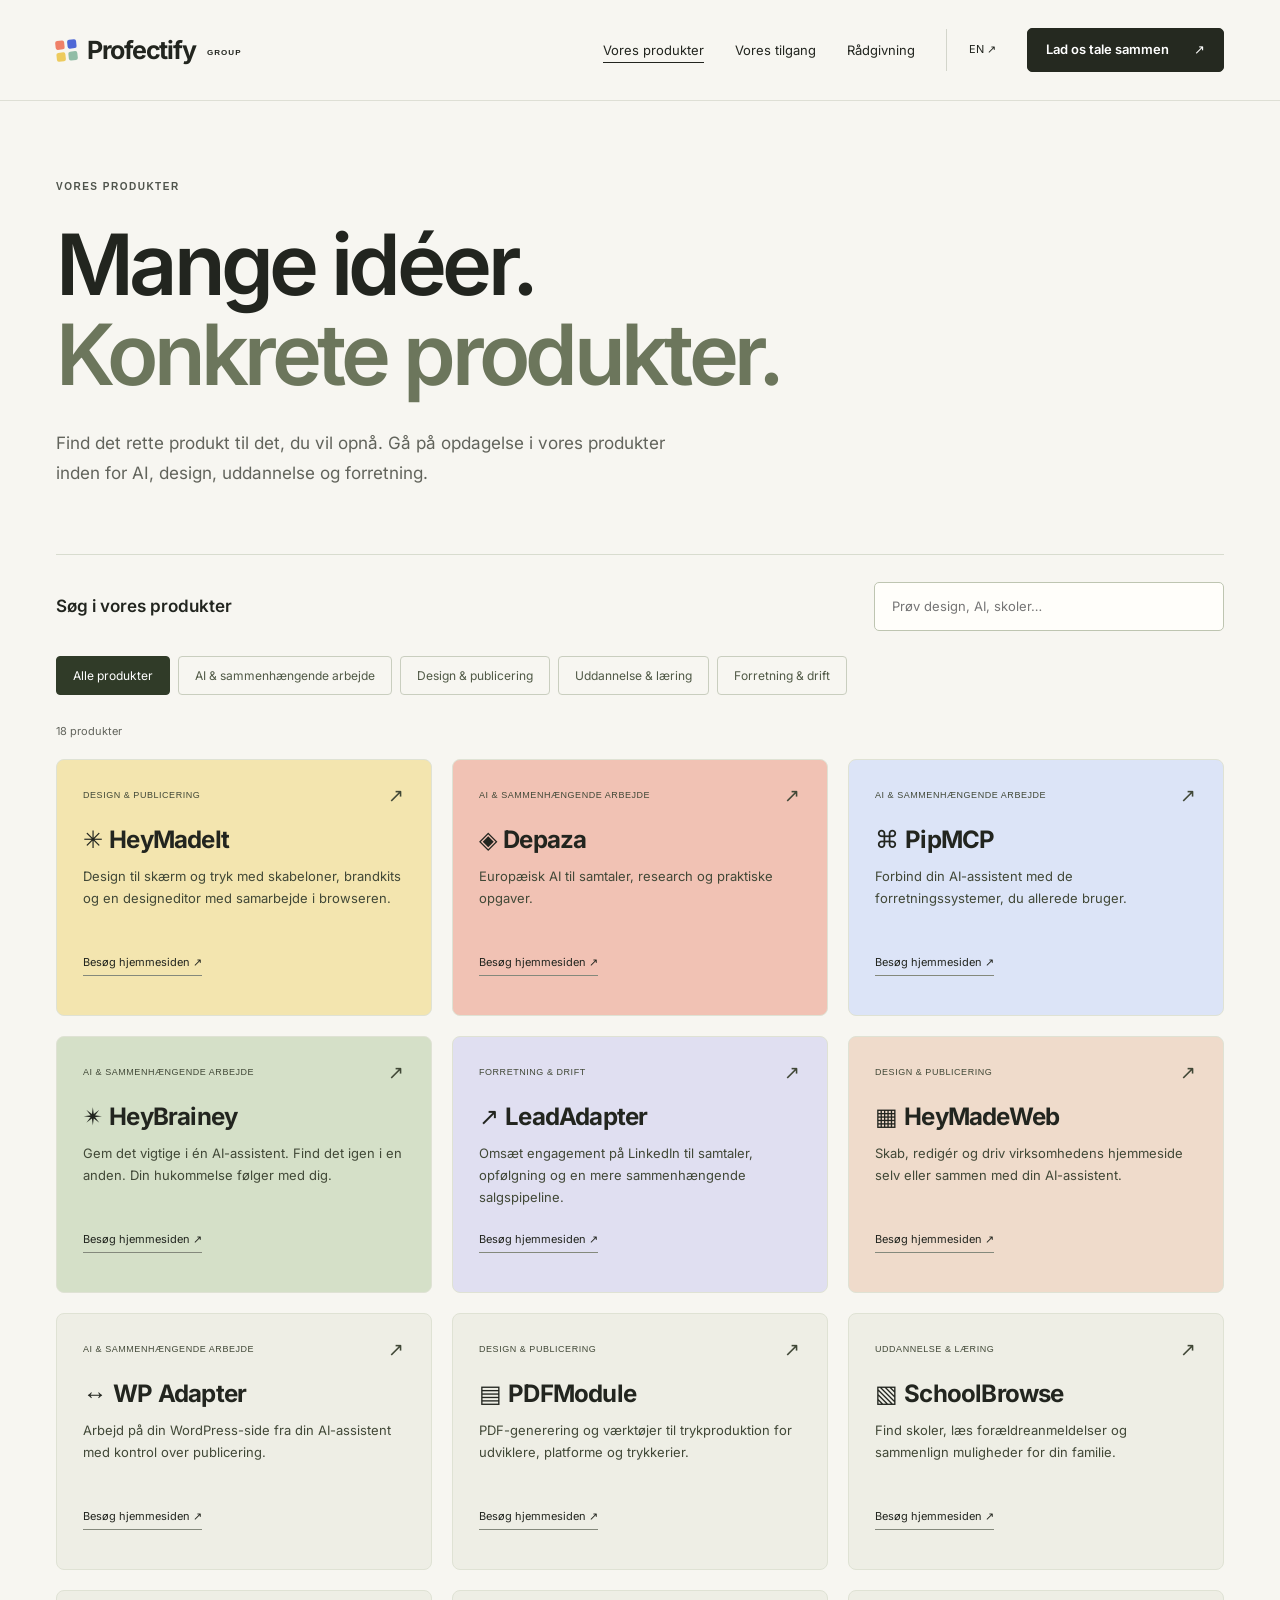
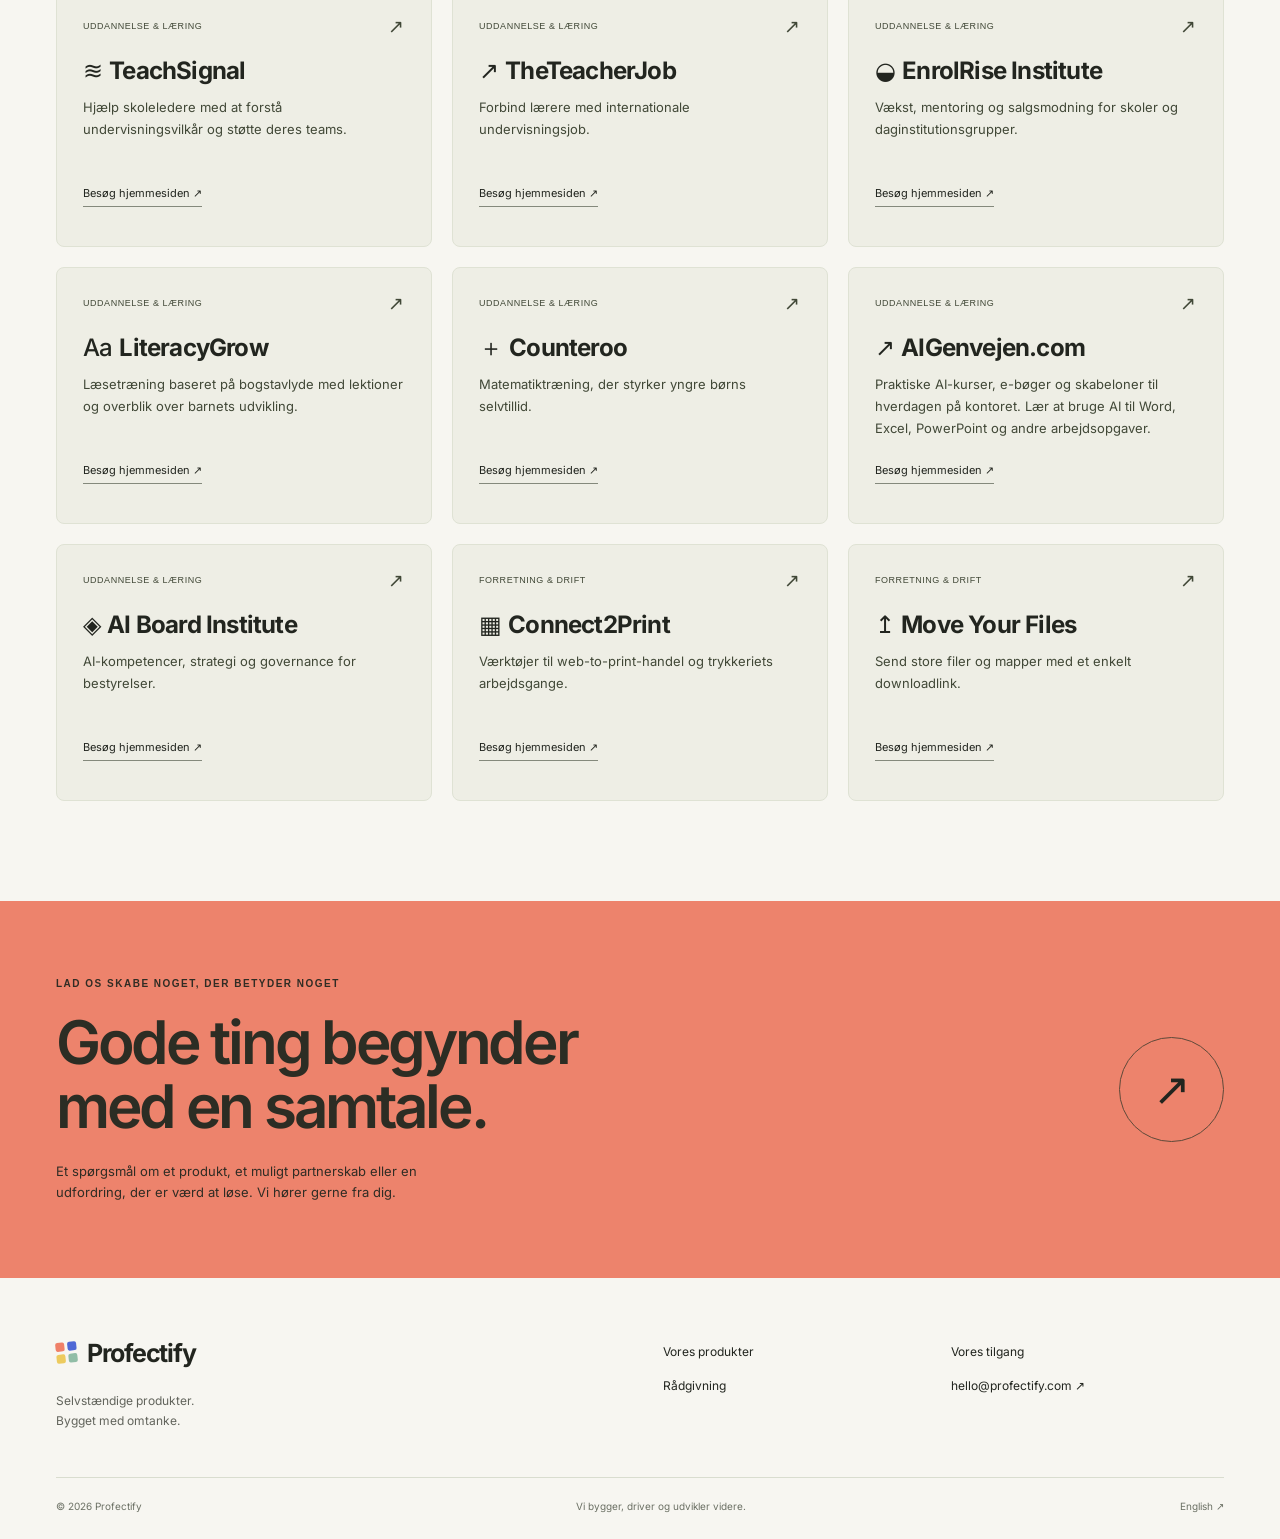
<file: da/work.html>
<!doctype html>
<html lang="da">
<head>
<meta charset="utf-8">
<meta name="viewport" content="width=device-width, initial-scale=1">
<title>Profectify — Vores produkter</title>
<meta name="description" content="Find det rette produkt til det, du vil opnå. Gå på opdagelse i vores produkter inden for AI, design, uddannelse og forretning.">
<link rel="canonical" href="https://profectify.com/da/work.html">
<link rel="alternate" hreflang="en" href="https://profectify.com/work.html">
<link rel="alternate" hreflang="da" href="https://profectify.com/da/work.html">
<link rel="alternate" hreflang="x-default" href="https://profectify.com/work.html">
<meta property="og:type" content="website">
<meta property="og:title" content="Profectify — Vores produkter">
<meta property="og:description" content="Find det rette produkt til det, du vil opnå. Gå på opdagelse i vores produkter inden for AI, design, uddannelse og forretning.">
<meta property="og:url" content="https://profectify.com/da/work.html">
<meta property="og:image" content="https://profectify.com/assets/img/social-card.png">
<meta property="og:locale" content="da_DK">
<meta name="twitter:card" content="summary_large_image">
<link rel="icon" href="/assets/img/favicon.svg" type="image/svg+xml">
<link rel="stylesheet" href="/assets/css/style.css">
<script src="/assets/js/main.js" defer>
</script>
<noscript>
<style>@media(max-width:900px){.nav{height:auto;flex-wrap:wrap;padding-top:20px;padding-bottom:20px}.nav nav{display:flex;position:static;box-shadow:none;padding:10px 0;width:100%}.menu-toggle{display:none}}</style>
</noscript>
</head>
<body>
<a class="skip" href="#main">Gå til indhold</a>
<header class="site-header">
<div class="wrap nav">
<a class="brand" href="/da/index.html" aria-label="Profectify">
<span class="brand-mark" aria-hidden="true">
<i>
</i>
<i>
</i>
<i>
</i>
<i>
</i>
</span>Profectify<span class="brand-group">GROUP</span>
</a>
<button class="menu-toggle" aria-expanded="false" aria-controls="navigation">Menu <span>☰</span>
</button>
<nav id="navigation" aria-label="Hovednavigation">
<a href="/da/work.html" aria-current="page">Vores produkter</a>
<a href="/da/about.html">Vores tilgang</a>
<a href="/da/services.html">Rådgivning</a>
<a class="language" href="/work.html" lang="en" hreflang="en" aria-label="Switch to English">EN ↗</a>
<a class="button small" href="/da/contact.html">Lad os tale sammen <span>↗</span>
</a>
</nav>
</div>
</header>
<main id="main">
<section class="page-hero wrap">
<p class="eyebrow">VORES PRODUKTER</p>
<h1>Mange idéer.<br>
<span>Konkrete produkter.</span>
</h1>
<p class="page-intro">Find det rette produkt til det, du vil opnå. Gå på opdagelse i vores produkter inden for AI, design, uddannelse og forretning.</p>
</section>
<section class="wrap portfolio-section">
<div class="portfolio-tools">
<label class="search-label">
<span>Søg i vores produkter</span>
<input type="search" id="venture-search" placeholder="Prøv design, AI, skoler…" autocomplete="off">
</label>
<div class="filters" aria-label="Filtrér efter kategori">
<button type="button" aria-pressed="true" data-filter="all">Alle produkter</button>
<button type="button" aria-pressed="false" data-filter="ai">AI & sammenhængende arbejde</button>
<button type="button" aria-pressed="false" data-filter="creative">Design & publicering</button>
<button type="button" aria-pressed="false" data-filter="education">Uddannelse & læring</button>
<button type="button" aria-pressed="false" data-filter="business">Forretning & drift</button>
</div>
</div>
<p class="result-count" aria-live="polite" data-result-count data-singular="produkt" data-plural="produkter">18 produkter</p>
<div class="directory-grid">
<article class="venture-card heymadeit" data-category="creative" data-search="heymadeit design til skærm og tryk med skabeloner, brandkits og en designeditor med samarbejde i browseren.">
<a href="https://heymadeit.com/en" target="_blank" rel="noopener noreferrer" aria-label="HeyMadeIt — Besøg hjemmesiden (åbner i en ny fane)">
<div class="card-info">
<div class="card-meta">
<span>Design & publicering</span>
<span aria-hidden="true">↗</span>
</div>
<h3 class="product-wordmark">
<span class="product-symbol" aria-hidden="true">✳</span>
<span>HeyMadeIt</span>
</h3>
<p>Design til skærm og tryk med skabeloner, brandkits og en designeditor med samarbejde i browseren.</p>
<span class="visit-label">Besøg hjemmesiden ↗</span>
</div>
</a>
</article>
<article class="venture-card depaza" data-category="ai" data-search="depaza europæisk ai til samtaler, research og praktiske opgaver.">
<a href="https://depaza.eu" target="_blank" rel="noopener noreferrer" aria-label="Depaza — Besøg hjemmesiden (åbner i en ny fane)">
<div class="card-info">
<div class="card-meta">
<span>AI & sammenhængende arbejde</span>
<span aria-hidden="true">↗</span>
</div>
<h3 class="product-wordmark">
<span class="product-symbol" aria-hidden="true">◈</span>
<span>Depaza</span>
</h3>
<p>Europæisk AI til samtaler, research og praktiske opgaver.</p>
<span class="visit-label">Besøg hjemmesiden ↗</span>
</div>
</a>
</article>
<article class="venture-card pipmcp" data-category="ai" data-search="pipmcp forbind din ai-assistent med de forretningssystemer, du allerede bruger.">
<a href="https://pipmcp.com" target="_blank" rel="noopener noreferrer" aria-label="PipMCP — Besøg hjemmesiden (åbner i en ny fane)">
<div class="card-info">
<div class="card-meta">
<span>AI & sammenhængende arbejde</span>
<span aria-hidden="true">↗</span>
</div>
<h3 class="product-wordmark">
<span class="product-symbol" aria-hidden="true">⌘</span>
<span>PipMCP</span>
</h3>
<p>Forbind din AI-assistent med de forretningssystemer, du allerede bruger.</p>
<span class="visit-label">Besøg hjemmesiden ↗</span>
</div>
</a>
</article>
<article class="venture-card heybrainey" data-category="ai" data-search="heybrainey gem det vigtige i én ai-assistent. find det igen i en anden. din hukommelse følger med dig.">
<a href="https://heybrainey.com" target="_blank" rel="noopener noreferrer" aria-label="HeyBrainey — Besøg hjemmesiden (åbner i en ny fane)">
<div class="card-info">
<div class="card-meta">
<span>AI & sammenhængende arbejde</span>
<span aria-hidden="true">↗</span>
</div>
<h3 class="product-wordmark">
<span class="product-symbol" aria-hidden="true">✴</span>
<span>HeyBrainey</span>
</h3>
<p>Gem det vigtige i én AI-assistent. Find det igen i en anden. Din hukommelse følger med dig.</p>
<span class="visit-label">Besøg hjemmesiden ↗</span>
</div>
</a>
</article>
<article class="venture-card leadadapter" data-category="business" data-search="leadadapter omsæt engagement på linkedin til samtaler, opfølgning og en mere sammenhængende salgspipeline.">
<a href="https://leadadapter.com" target="_blank" rel="noopener noreferrer" aria-label="LeadAdapter — Besøg hjemmesiden (åbner i en ny fane)">
<div class="card-info">
<div class="card-meta">
<span>Forretning & drift</span>
<span aria-hidden="true">↗</span>
</div>
<h3 class="product-wordmark">
<span class="product-symbol" aria-hidden="true">↗</span>
<span>LeadAdapter</span>
</h3>
<p>Omsæt engagement på LinkedIn til samtaler, opfølgning og en mere sammenhængende salgspipeline.</p>
<span class="visit-label">Besøg hjemmesiden ↗</span>
</div>
</a>
</article>
<article class="venture-card heymadeweb" data-category="creative" data-search="heymadeweb skab, redigér og driv virksomhedens hjemmeside selv eller sammen med din ai-assistent.">
<a href="https://heymadeweb.com" target="_blank" rel="noopener noreferrer" aria-label="HeyMadeWeb — Besøg hjemmesiden (åbner i en ny fane)">
<div class="card-info">
<div class="card-meta">
<span>Design & publicering</span>
<span aria-hidden="true">↗</span>
</div>
<h3 class="product-wordmark">
<span class="product-symbol" aria-hidden="true">▦</span>
<span>HeyMadeWeb</span>
</h3>
<p>Skab, redigér og driv virksomhedens hjemmeside selv eller sammen med din AI-assistent.</p>
<span class="visit-label">Besøg hjemmesiden ↗</span>
</div>
</a>
</article>
<article class="venture-card wpadapter" data-category="ai" data-search="wp adapter arbejd på din wordpress-side fra din ai-assistent med kontrol over publicering.">
<a href="https://wpadapter.com" target="_blank" rel="noopener noreferrer" aria-label="WP Adapter — Besøg hjemmesiden (åbner i en ny fane)">
<div class="card-info">
<div class="card-meta">
<span>AI & sammenhængende arbejde</span>
<span aria-hidden="true">↗</span>
</div>
<h3 class="product-wordmark">
<span class="product-symbol" aria-hidden="true">↔</span>
<span>WP Adapter</span>
</h3>
<p>Arbejd på din WordPress-side fra din AI-assistent med kontrol over publicering.</p>
<span class="visit-label">Besøg hjemmesiden ↗</span>
</div>
</a>
</article>
<article class="venture-card pdfmodule" data-category="creative" data-search="pdfmodule pdf-generering og værktøjer til trykproduktion for udviklere, platforme og trykkerier.">
<a href="https://pdfmodule.com" target="_blank" rel="noopener noreferrer" aria-label="PDFModule — Besøg hjemmesiden (åbner i en ny fane)">
<div class="card-info">
<div class="card-meta">
<span>Design & publicering</span>
<span aria-hidden="true">↗</span>
</div>
<h3 class="product-wordmark">
<span class="product-symbol" aria-hidden="true">▤</span>
<span>PDFModule</span>
</h3>
<p>PDF-generering og værktøjer til trykproduktion for udviklere, platforme og trykkerier.</p>
<span class="visit-label">Besøg hjemmesiden ↗</span>
</div>
</a>
</article>
<article class="venture-card schoolbrowse" data-category="education" data-search="schoolbrowse find skoler, læs forældreanmeldelser og sammenlign muligheder for din familie.">
<a href="https://schoolbrowse.com" target="_blank" rel="noopener noreferrer" aria-label="SchoolBrowse — Besøg hjemmesiden (åbner i en ny fane)">
<div class="card-info">
<div class="card-meta">
<span>Uddannelse & læring</span>
<span aria-hidden="true">↗</span>
</div>
<h3 class="product-wordmark">
<span class="product-symbol" aria-hidden="true">▧</span>
<span>SchoolBrowse</span>
</h3>
<p>Find skoler, læs forældreanmeldelser og sammenlign muligheder for din familie.</p>
<span class="visit-label">Besøg hjemmesiden ↗</span>
</div>
</a>
</article>
<article class="venture-card teachsignal" data-category="education" data-search="teachsignal hjælp skoleledere med at forstå undervisningsvilkår og støtte deres teams.">
<a href="https://teachsignal.com" target="_blank" rel="noopener noreferrer" aria-label="TeachSignal — Besøg hjemmesiden (åbner i en ny fane)">
<div class="card-info">
<div class="card-meta">
<span>Uddannelse & læring</span>
<span aria-hidden="true">↗</span>
</div>
<h3 class="product-wordmark">
<span class="product-symbol" aria-hidden="true">≋</span>
<span>TeachSignal</span>
</h3>
<p>Hjælp skoleledere med at forstå undervisningsvilkår og støtte deres teams.</p>
<span class="visit-label">Besøg hjemmesiden ↗</span>
</div>
</a>
</article>
<article class="venture-card theteacherjob" data-category="education" data-search="theteacherjob forbind lærere med internationale undervisningsjob.">
<a href="https://theteacherjob.com" target="_blank" rel="noopener noreferrer" aria-label="TheTeacherJob — Besøg hjemmesiden (åbner i en ny fane)">
<div class="card-info">
<div class="card-meta">
<span>Uddannelse & læring</span>
<span aria-hidden="true">↗</span>
</div>
<h3 class="product-wordmark">
<span class="product-symbol" aria-hidden="true">↗</span>
<span>TheTeacherJob</span>
</h3>
<p>Forbind lærere med internationale undervisningsjob.</p>
<span class="visit-label">Besøg hjemmesiden ↗</span>
</div>
</a>
</article>
<article class="venture-card enrolrise" data-category="education" data-search="enrolrise institute vækst, mentoring og salgsmodning for skoler og daginstitutionsgrupper.">
<a href="https://enrolrise.com" target="_blank" rel="noopener noreferrer" aria-label="EnrolRise Institute — Besøg hjemmesiden (åbner i en ny fane)">
<div class="card-info">
<div class="card-meta">
<span>Uddannelse & læring</span>
<span aria-hidden="true">↗</span>
</div>
<h3 class="product-wordmark">
<span class="product-symbol" aria-hidden="true">◒</span>
<span>EnrolRise Institute</span>
</h3>
<p>Vækst, mentoring og salgsmodning for skoler og daginstitutionsgrupper.</p>
<span class="visit-label">Besøg hjemmesiden ↗</span>
</div>
</a>
</article>
<article class="venture-card literacygrow" data-category="education" data-search="literacygrow læsetræning baseret på bogstavlyde med lektioner og overblik over barnets udvikling.">
<a href="https://literacygrow.com" target="_blank" rel="noopener noreferrer" aria-label="LiteracyGrow — Besøg hjemmesiden (åbner i en ny fane)">
<div class="card-info">
<div class="card-meta">
<span>Uddannelse & læring</span>
<span aria-hidden="true">↗</span>
</div>
<h3 class="product-wordmark">
<span class="product-symbol" aria-hidden="true">Aa</span>
<span>LiteracyGrow</span>
</h3>
<p>Læsetræning baseret på bogstavlyde med lektioner og overblik over barnets udvikling.</p>
<span class="visit-label">Besøg hjemmesiden ↗</span>
</div>
</a>
</article>
<article class="venture-card counteroo" data-category="education" data-search="counteroo matematiktræning, der styrker yngre børns selvtillid.">
<a href="https://counteroo.com" target="_blank" rel="noopener noreferrer" aria-label="Counteroo — Besøg hjemmesiden (åbner i en ny fane)">
<div class="card-info">
<div class="card-meta">
<span>Uddannelse & læring</span>
<span aria-hidden="true">↗</span>
</div>
<h3 class="product-wordmark">
<span class="product-symbol" aria-hidden="true">＋</span>
<span>Counteroo</span>
</h3>
<p>Matematiktræning, der styrker yngre børns selvtillid.</p>
<span class="visit-label">Besøg hjemmesiden ↗</span>
</div>
</a>
</article>
<article class="venture-card aigenvejen" data-category="education" data-search="aigenvejen.com praktiske ai-kurser, e-bøger og skabeloner til hverdagen på kontoret. lær at bruge ai til word, excel, powerpoint og andre arbejdsopgaver.">
<a href="https://aigenvejen.com" target="_blank" rel="noopener noreferrer" aria-label="AIGenvejen.com — Besøg hjemmesiden (åbner i en ny fane)">
<div class="card-info">
<div class="card-meta">
<span>Uddannelse & læring</span>
<span aria-hidden="true">↗</span>
</div>
<h3 class="product-wordmark">
<span class="product-symbol" aria-hidden="true">↗</span>
<span>AIGenvejen.com</span>
</h3>
<p>Praktiske AI-kurser, e-bøger og skabeloner til hverdagen på kontoret. Lær at bruge AI til Word, Excel, PowerPoint og andre arbejdsopgaver.</p>
<span class="visit-label">Besøg hjemmesiden ↗</span>
</div>
</a>
</article>
<article class="venture-card ai-board-institute" data-category="education" data-search="ai board institute ai-kompetencer, strategi og governance for bestyrelser.">
<a href="https://aiboardinstitute.com" target="_blank" rel="noopener noreferrer" aria-label="AI Board Institute — Besøg hjemmesiden (åbner i en ny fane)">
<div class="card-info">
<div class="card-meta">
<span>Uddannelse & læring</span>
<span aria-hidden="true">↗</span>
</div>
<h3 class="product-wordmark">
<span class="product-symbol" aria-hidden="true">◈</span>
<span>AI Board Institute</span>
</h3>
<p>AI-kompetencer, strategi og governance for bestyrelser.</p>
<span class="visit-label">Besøg hjemmesiden ↗</span>
</div>
</a>
</article>
<article class="venture-card connect2print" data-category="business" data-search="connect2print værktøjer til web-to-print-handel og trykkeriets arbejdsgange.">
<a href="https://connect2print.com" target="_blank" rel="noopener noreferrer" aria-label="Connect2Print — Besøg hjemmesiden (åbner i en ny fane)">
<div class="card-info">
<div class="card-meta">
<span>Forretning & drift</span>
<span aria-hidden="true">↗</span>
</div>
<h3 class="product-wordmark">
<span class="product-symbol" aria-hidden="true">▦</span>
<span>Connect2Print</span>
</h3>
<p>Værktøjer til web-to-print-handel og trykkeriets arbejdsgange.</p>
<span class="visit-label">Besøg hjemmesiden ↗</span>
</div>
</a>
</article>
<article class="venture-card movemyfiles" data-category="business" data-search="move your files send store filer og mapper med et enkelt downloadlink.">
<a href="https://movemyfiles.com" target="_blank" rel="noopener noreferrer" aria-label="Move Your Files — Besøg hjemmesiden (åbner i en ny fane)">
<div class="card-info">
<div class="card-meta">
<span>Forretning & drift</span>
<span aria-hidden="true">↗</span>
</div>
<h3 class="product-wordmark">
<span class="product-symbol" aria-hidden="true">↥</span>
<span>Move Your Files</span>
</h3>
<p>Send store filer og mapper med et enkelt downloadlink.</p>
<span class="visit-label">Besøg hjemmesiden ↗</span>
</div>
</a>
</article>
</div>
<p class="no-results" hidden>Ingen resultater. Prøv en anden søgning eller kategori.</p>
</section>
</main>
<section class="closing">
<div class="wrap closing-inner">
<div>
<p class="eyebrow">LAD OS SKABE NOGET, DER BETYDER NOGET</p>
<h2>Gode ting begynder<br>med en samtale.</h2>
<p>Et spørgsmål om et produkt, et muligt partnerskab eller en udfordring, der er værd at løse. Vi hører gerne fra dig.</p>
</div>
<a class="circle-link" href="/da/contact.html" aria-label="Lad os tale sammen">↗</a>
</div>
</section>
<footer class="site-footer wrap">
<div>
<a class="brand" href="/da/index.html">
<span class="brand-mark" aria-hidden="true">
<i>
</i>
<i>
</i>
<i>
</i>
<i>
</i>
</span>Profectify</a>
<p>Selvstændige produkter.<br>Bygget med omtanke.</p>
</div>
<div class="footer-links">
<a href="/da/work.html">Vores produkter</a>
<a href="/da/about.html">Vores tilgang</a>
<a href="/da/services.html">Rådgivning</a>
<a href="mailto:hello@profectify.com">hello@profectify.com ↗</a>
</div>
<div class="footer-bottom">
<span>© 2026 Profectify</span>
<span>Vi bygger, driver og udvikler videre.</span>
<a href="/work.html">English ↗</a>
</div>
</footer>
</body>
</html>
</file>
<file: assets/css/style.css>
@font-face{font-family:Studio;src:url('/assets/fonts/inter-latin-400-normal.woff2') format('woff2');font-display:swap;font-weight:400;unicode-range:U+0000-00FF,U+0131,U+0152-0153,U+02BB-02BC,U+02C6,U+02DA,U+02DC,U+0304,U+0308,U+0329,U+2000-206F,U+20AC,U+2122,U+2191,U+2193,U+2212,U+2215,U+FEFF,U+FFFD}
@font-face{font-family:Studio;src:url('/assets/fonts/inter-latin-ext-400-normal.woff2') format('woff2');font-display:swap;font-weight:400;unicode-range:U+0100-02BA,U+02BD-02C5,U+02C7-02CC,U+02CE-02D7,U+02DD-02FF,U+0304,U+0308,U+0329,U+1D00-1DBF,U+1E00-1E9F,U+1EF2-1EFF,U+2020,U+20A0-20AB,U+20AD-20C0,U+2113,U+2C60-2C7F,U+A720-A7FF}
@font-face{font-family:Studio;src:url('/assets/fonts/inter-latin-500-normal.woff2') format('woff2');font-display:swap;font-weight:500;unicode-range:U+0000-00FF,U+0131,U+0152-0153,U+02BB-02BC,U+02C6,U+02DA,U+02DC,U+0304,U+0308,U+0329,U+2000-206F,U+20AC,U+2122,U+2191,U+2193,U+2212,U+2215,U+FEFF,U+FFFD}
@font-face{font-family:Studio;src:url('/assets/fonts/inter-latin-ext-500-normal.woff2') format('woff2');font-display:swap;font-weight:500;unicode-range:U+0100-02BA,U+02BD-02C5,U+02C7-02CC,U+02CE-02D7,U+02DD-02FF,U+0304,U+0308,U+0329,U+1D00-1DBF,U+1E00-1E9F,U+1EF2-1EFF,U+2020,U+20A0-20AB,U+20AD-20C0,U+2113,U+2C60-2C7F,U+A720-A7FF}
@font-face{font-family:Studio;src:url('/assets/fonts/inter-latin-600-normal.woff2') format('woff2');font-display:swap;font-weight:600;unicode-range:U+0000-00FF,U+0131,U+0152-0153,U+02BB-02BC,U+02C6,U+02DA,U+02DC,U+0304,U+0308,U+0329,U+2000-206F,U+20AC,U+2122,U+2191,U+2193,U+2212,U+2215,U+FEFF,U+FFFD}
@font-face{font-family:Studio;src:url('/assets/fonts/inter-latin-ext-600-normal.woff2') format('woff2');font-display:swap;font-weight:600;unicode-range:U+0100-02BA,U+02BD-02C5,U+02C7-02CC,U+02CE-02D7,U+02DD-02FF,U+0304,U+0308,U+0329,U+1D00-1DBF,U+1E00-1E9F,U+1EF2-1EFF,U+2020,U+20A0-20AB,U+20AD-20C0,U+2113,U+2C60-2C7F,U+A720-A7FF}
@font-face{font-family:Studio;src:url('/assets/fonts/inter-latin-700-normal.woff2') format('woff2');font-display:swap;font-weight:700;unicode-range:U+0000-00FF,U+0131,U+0152-0153,U+02BB-02BC,U+02C6,U+02DA,U+02DC,U+0304,U+0308,U+0329,U+2000-206F,U+20AC,U+2122,U+2191,U+2193,U+2212,U+2215,U+FEFF,U+FFFD}
@font-face{font-family:Studio;src:url('/assets/fonts/inter-latin-ext-700-normal.woff2') format('woff2');font-display:swap;font-weight:700;unicode-range:U+0100-02BA,U+02BD-02C5,U+02C7-02CC,U+02CE-02D7,U+02DD-02FF,U+0304,U+0308,U+0329,U+1D00-1DBF,U+1E00-1E9F,U+1EF2-1EFF,U+2020,U+20A0-20AB,U+20AD-20C0,U+2113,U+2C60-2C7F,U+A720-A7FF}
*{box-sizing:border-box}
html{scroll-behavior:smooth;scroll-padding-top:100px}
body{margin:0;background:#f7f6f1;color:#22251f;font-family:Studio,Arial,Helvetica,sans-serif;font-size:16px;line-height:1.6;-webkit-font-smoothing:antialiased}
a{color:inherit;text-decoration:none}
button,input{font:inherit}
button,a,input{-webkit-tap-highlight-color:transparent}
button{cursor:pointer}
a:focus-visible,button:focus-visible,input:focus-visible{outline:3px solid #2846be;outline-offset:5px}
img{max-width:100%;height:auto;display:block}
h1,h2,h3,p{margin:0}
h1,h2,h3{font-weight:550;line-height:1.07;letter-spacing:-.055em}
p{color:#62645c}
h1{font-size:clamp(54px,6.6vw,98px)}
h2{font-size:clamp(37px,4.3vw,62px)}
h3{font-size:27px;letter-spacing:-.035em}
.wrap{max-width:1360px;padding-left:56px;padding-right:56px;margin-inline:auto}
.eyebrow{font-family:Arial,Helvetica,sans-serif;font-size:10px;letter-spacing:.15em;line-height:1.5;font-weight:700;color:#4f544c}
.site-header{border-bottom:1px solid #dedfd5;background:#f7f6f1;position:relative;z-index:10}
.nav{height:100px;display:flex;align-items:center;justify-content:space-between;gap:30px}
.brand{font-size:25px;font-weight:650;letter-spacing:-1.1px;display:inline-flex;align-items:center;gap:10px;white-space:nowrap}
.brand-group{font-family:Arial;font-size:8px;letter-spacing:.13em;font-weight:600;align-self:flex-end;margin-bottom:10px;margin-left:1px}
.brand-mark{display:grid;grid-template-columns:repeat(2,9px);gap:3px;transform:rotate(-6deg)}
.brand-mark i{width:9px;height:9px;border-radius:2px;background:#ef8068}
.brand-mark i:nth-child(2){background:#4f68d6}
.brand-mark i:nth-child(3){background:#edcb5e}
.brand-mark i:nth-child(4){background:#91bda6}
nav{display:flex;align-items:center;gap:31px;font-size:13px}
nav>a:not(.button){padding:12px 0}
nav>a[aria-current=page]{text-decoration:underline;text-underline-offset:7px}
nav>a:not(.button):hover{color:#415bc1}
.language{font-size:11px;border-left:1px solid #d3d5cb;padding-left:22px!important}
.button{display:inline-flex;align-items:center;justify-content:center;gap:32px;background:#252920;border:1px solid #252920;color:#fff;padding:16px 24px;border-radius:5px;font-size:13px;font-weight:550;letter-spacing:0;line-height:1.5;transition:background .2s,transform .2s}
.button:hover{background:#42523a;transform:translateY(-2px)}
.button.small{padding:11px 18px;gap:25px}
.button.outline{background:transparent;color:#252920}
.button.outline:hover{background:#e8eadf}
.text-link{display:inline-flex;align-items:center;gap:32px;border-bottom:1px solid #686b61;padding-bottom:8px;font-size:13px;white-space:nowrap;font-weight:550}
.text-link:hover{color:#405bc5;border-color:#405bc5}
.skip{position:fixed;top:-100px;left:20px;background:#fff;padding:15px;z-index:50}
.skip:focus{top:10px}
.menu-toggle{display:none}
.hero{padding-top:72px;padding-bottom:46px}
.hero-heading>.eyebrow{display:flex;align-items:center;gap:9px;margin-bottom:27px}
.live-dot{height:7px;width:7px;border-radius:50%;background:#546d39}
.hero h1{max-width:1100px;font-size:clamp(52px,6.6vw,93px);line-height:1.02;letter-spacing:-.065em}
.hero h1 span,.page-hero h1 span{color:#6c765c}
.hero-bottom{display:flex;align-items:flex-end;justify-content:space-between;gap:50px;margin:30px 0 43px}
.hero-bottom p{max-width:480px;font-size:15px;line-height:1.7}
.hero-collage{display:grid;grid-template-columns:1.2fr 1fr .92fr;grid-template-rows:192px 148px 26px;gap:13px}
.collage-tile{border-radius:8px;overflow:hidden;position:relative;padding:22px;transition:transform .25s}
.collage-tile:hover{transform:translateY(-4px)}
.collage-tile>span{font-size:18px;font-weight:650;letter-spacing:-.6px;display:flex;justify-content:space-between;align-items:center}
.collage-tile b{font-weight:400;font-size:18px}
.collage-tile small{font:9px Arial;letter-spacing:.1em}
.tile-design{grid-row:1/3;background:#eed266;padding:25px 24px 0;display:flex;flex-direction:column}
.tile-design img{width:118%;max-width:none;transform:rotate(-6deg);margin-top:30px;margin-left:-5px;border:5px solid #fffbeb;border-radius:7px;box-shadow:0 15px 30px #71643333}
.tile-design small{margin-top:auto;padding:15px 0 20px}
.tile-ai{background:#ee846e}
.tile-ai strong{display:block;font-size:29px;font-weight:550;line-height:1.07;letter-spacing:-1.3px;margin-top:22px;position:relative;z-index:1}
.spark{position:absolute;right:8px;bottom:-40px;font-size:170px;line-height:1;color:#d96953;transform:rotate(8deg)}
.tile-connect{grid-column:2;grid-row:2;background:#ced9f4}
.tile-connect>span{font-size:20px}
.connected-icons{display:flex;gap:12px;justify-content:center;align-items:center;height:59px}
.connected-icons i{font-style:normal;background:#f6f7ff;width:43px;height:38px;border-radius:7px;display:grid;place-items:center;font-size:25px}
.connected-icons em{font-style:normal;font-size:25px}
.tile-connect small{display:block;font-size:8px;text-align:center}
.tile-memory{grid-column:3;grid-row:1/3;background:#c6d6ba;display:flex;flex-direction:column}
.tile-memory img{width:64px;margin:34px auto 20px;height:87px;filter:brightness(.45)}
.tile-memory strong{font-size:31px;line-height:1.08;font-weight:550;letter-spacing:-1.3px;margin-top:auto;margin-bottom:12px}
.collage-caption{grid-column:1/4;display:flex;justify-content:space-between;align-items:center;font:8px Arial;letter-spacing:.1em;color:#626657}
.tiny-cross{font-size:15px}
.brand-strip{border-top:1px solid #dedfd5;border-bottom:1px solid #dedfd5}
.brand-strip>.wrap{display:flex;align-items:center;justify-content:space-between;gap:25px;padding-top:25px;padding-bottom:25px}
.brand-strip span{font:8px Arial;letter-spacing:.11em;max-width:110px;color:#62645c}
.brand-strip b{font-size:17px;letter-spacing:-.7px;font-weight:600;color:#5b6055;white-space:nowrap}
.section{padding-top:100px;padding-bottom:100px}
.section-heading{display:flex;align-items:flex-end;justify-content:space-between;gap:60px;margin-bottom:42px}
.section-heading .eyebrow{margin-bottom:18px}
.section-heading>p{max-width:325px;font-size:14px}
.featured-grid{display:grid;grid-template-columns:repeat(3,minmax(0,1fr));gap:32px 24px}
.venture-card{min-width:0;border-radius:8px;overflow:hidden;background:#eeeee6;border:1px solid transparent;transition:transform .2s,border-color .2s}
.venture-card:hover{transform:translateY(-4px);border-color:#aeb79d}
.venture-card>a{display:block;height:100%}
.card-info{padding:24px}
.card-meta{font-family:Arial,sans-serif;font-size:9px;text-transform:uppercase;letter-spacing:.06em;display:flex;justify-content:space-between;align-items:center;color:#414837;margin-bottom:22px}
.card-meta>span:last-child{font-size:19px;line-height:1}
.product-wordmark{display:flex;align-items:center;gap:7px;font-size:24px;font-weight:650;letter-spacing:-.8px;margin-bottom:13px}
.product-symbol{font-size:24px;font-weight:500}
.card-info>p{font-size:13px;line-height:1.7;color:#414837;min-height:67px}
.visit-label{display:inline-block;font-size:11px;margin-top:22px;border-bottom:1px solid #84897c;padding-bottom:3px}
.product-art{height:220px;position:relative;overflow:hidden}
.heymadeit .product-art{background:#efcf6c}
.depaza .product-art{background:#ef9b88}
.pipmcp .product-art{background:#d3ddf6}
.heybrainey .product-art{background:#c9d8bf}
.leadadapter .product-art{background:#d7d7f2}
.heymadeweb .product-art{background:#ebc4af}
.editor-art{padding:24px 0 0 23px}
.editor-art img{max-width:none;width:410px;border:5px solid #fff9e9;border-radius:7px;transform:rotate(-5deg);box-shadow:0 8px 15px #0001}
.chat-art{display:flex;padding:25px 0 18px 20px}
.mini-sidebar{background:#f4e8df;width:77px;border-radius:6px 0 0 6px;padding:15px 8px;display:flex;flex-direction:column;gap:14px;font-size:7px}
.mini-sidebar b{font-size:11px}
.chat-content{background:#fffbf5;flex:1;padding:24px 16px 12px}
.mini-kicker{font:6px Arial;letter-spacing:.1em;color:#69735d}
.chat-content strong{font-size:20px;font-weight:500;line-height:1.1;display:block;letter-spacing:-.7px;margin-top:9px}
.chat-input{font-size:7px;border:1px solid #dadccc;border-radius:5px;margin-top:22px;padding:9px;display:flex;justify-content:space-between}
.art-label{position:absolute;bottom:5px;right:10px;font:6px Arial;color:#30382a;letter-spacing:.03em}
.pipes-art{display:flex;flex-direction:column;align-items:center;padding-top:22px}
.app-chip{background:#fff;border-radius:5px;font-size:10px;padding:8px 13px;display:flex;gap:25px;box-shadow:0 3px 8px #0001}
.connector-line{width:1px;height:18px;background:#6d82ad}
.pip-node{background:#435ec2;color:#fff;padding:6px 18px;border-radius:6px;font-size:24px;font-weight:600;line-height:1.3;letter-spacing:-1px}
.pip-node span{font-size:15px}
.connector-branches{width:62%;height:21px;border:1px solid #8195bd;border-bottom:0;margin-top:13px;position:relative}
.connector-branches:before{content:'';position:absolute;left:50%;height:34px;top:-13px;border-left:1px solid #8195bd}
.software-chips{display:flex;justify-content:space-between;gap:14px;width:85%}
.software-chips span{background:#fff;padding:7px;border-radius:4px;z-index:1;font-size:9px}
.brain-art{display:flex;align-items:center;justify-content:center}
.brain-art img{z-index:2;height:80px;filter:brightness(.5)}
.orbit{position:absolute;width:210px;height:115px;border:1px solid #79926766;border-radius:50%;transform:rotate(-28deg)}
.orbit-two{transform:rotate(35deg);width:230px;height:160px}
.brain-note{position:absolute;background:#f9fbee;padding:9px 14px;border-radius:5px;z-index:3;font-size:10px;box-shadow:0 5px 12px #566b4920}
.note-one{top:30px;left:25px;transform:rotate(-7deg)}
.note-two{bottom:28px;right:16px;transform:rotate(5deg)}
.leads-art{padding:28px 25px;display:flex;flex-direction:column;gap:11px}
.flow-step{display:flex;align-items:center;justify-content:space-between;gap:10px;background:#f9f8ff;padding:13px 12px;border-radius:5px;font-size:9px;color:#62638b}
.flow-step b{font-size:10px;font-weight:500;flex:1;color:#323449}
.flow-step i{font-style:normal}
.web-art{padding:25px 25px 0}
.browser-bar{height:22px;background:#fff8f2;display:flex;gap:3px;align-items:center;padding:0 8px;border-radius:5px 5px 0 0}
.browser-bar i{width:4px;height:4px;background:#c8b9ac;border-radius:50%}
.browser-bar span{font-size:6px;color:#63584e;margin-left:35px}
.web-preview{background:#58705f;height:190px;color:#fff1d8;padding:20px 16px;position:relative;overflow:hidden}
.web-preview>span{font:6px Arial;letter-spacing:.1em}
.web-preview strong{display:block;font-size:27px;line-height:1.05;letter-spacing:-1px;font-weight:500;margin-top:12px;position:relative;z-index:2}
.web-shapes{position:absolute;bottom:-27px;right:-16px;display:flex;gap:7px;transform:rotate(18deg)}
.web-shapes i{width:70px;height:120px;border-radius:60px 60px 0 0;background:#ecc49d}
.web-shapes i:nth-child(2){background:#b8cb9b;transform:translateY(25px)}
.section-end{margin-top:42px;text-align:center}
.approach-section{background:#e9ecdf;padding:85px 0 80px}
.approach-grid{display:grid;grid-template-columns:repeat(3,minmax(0,1fr));gap:40px}
.approach-grid article{border-top:1px solid #b7beaa;padding-top:25px}
.approach-grid .eyebrow{font-size:9px;margin-bottom:35px}
.approach-grid h3{font-size:28px;line-height:1.12;margin-bottom:17px;max-width:270px}
.approach-grid article>p:last-child{font-size:13px;line-height:1.8;max-width:310px}
.advisory-teaser{display:flex;align-items:center;gap:40px;padding-top:75px;padding-bottom:75px}
.advisory-teaser .asterisk{font-size:85px;line-height:1;color:#9aab83}
.advisory-teaser>div{max-width:610px}
.advisory-teaser h2{font-size:34px;margin:12px 0 15px}
.advisory-teaser p:not(.eyebrow){font-size:13px}
.advisory-teaser>a{margin-left:auto}
.closing{background:#ed836c}
.closing-inner{display:flex;align-items:center;justify-content:space-between;gap:50px;padding-top:75px;padding-bottom:75px}
.closing .eyebrow{color:#302c24;margin-bottom:20px}
.closing h2{font-size:clamp(40px,4.7vw,68px);color:#2c2d24}
.closing p:not(.eyebrow){max-width:430px;color:#302c24;font-size:13px;margin-top:22px}
.circle-link{width:105px;height:105px;flex-shrink:0;display:grid;place-items:center;border:1px solid #5e4939;border-radius:50%;font-size:45px;font-weight:400;transition:background .2s,transform .2s}
.circle-link:hover{background:#f6a08c;transform:rotate(12deg)}
.site-footer{padding-top:55px;padding-bottom:25px;display:grid;grid-template-columns:1fr 1fr;gap:45px}
.site-footer p{font-size:12px;line-height:1.7;margin-top:18px}
.footer-links{display:grid;grid-template-columns:1fr 1fr;align-content:start;gap:15px;font-size:12px;padding-top:9px}
.footer-links a:hover{text-decoration:underline}
.footer-bottom{grid-column:1/-1;display:flex;justify-content:space-between;gap:20px;font-size:10px;color:#6b7064;border-top:1px solid #d9ddcf;padding-top:20px}
.page-hero{padding-top:78px;padding-bottom:65px}
.page-hero .eyebrow{margin-bottom:25px}
.page-hero h1{font-size:clamp(52px,6.6vw,89px);max-width:1120px}
.page-intro{max-width:620px;margin-top:28px;font-size:17px;line-height:1.8}
.portfolio-section{padding-bottom:100px}
.portfolio-tools{border-top:1px solid #d8dccf;padding-top:27px}
.search-label{display:flex;align-items:center;justify-content:space-between;gap:30px;font-size:13px}
.search-label span{font-size:17px;font-weight:550}
.search-label input{border:1px solid #bec5b1;background:#fffefa;color:#252920;border-radius:5px;padding:13px 17px;width:350px;font-size:13px}
.filters{display:flex;gap:8px;flex-wrap:wrap;margin-top:25px}
.filters button{border:1px solid #c9cebf;background:transparent;border-radius:4px;padding:9px 16px;color:#505946;font-size:12px}
.filters button[aria-pressed=true]{background:#303b28;color:white;border-color:#303b28}
.filters button:hover{border-color:#3b4b2d}
.result-count{font-size:11px;margin:28px 0 18px}
.directory-grid{display:grid;grid-template-columns:repeat(3,minmax(0,1fr));gap:20px}
.directory-grid .venture-card{border:1px solid #dfe2d4;background:#eeeee5}
.directory-grid .card-info{padding:26px;min-height:255px}
.directory-grid .heymadeit{background:#f3e5af}
.directory-grid .depaza{background:#f1c2b4}
.directory-grid .pipmcp{background:#dce4f7}
.directory-grid .heybrainey{background:#d5e0c8}
.directory-grid .leadadapter{background:#e0dff1}
.directory-grid .heymadeweb{background:#efdbcb}
[hidden]{display:none!important}
.no-results{padding:50px 0;font-size:18px}
.story-panel{display:grid;grid-template-columns:.85fr 1fr;gap:80px;align-items:center}
.story-graphic{display:grid;grid-template-columns:1fr 1fr;gap:12px}
.story-graphic span{height:190px;border-radius:8px;display:grid;place-items:center;font-size:105px;line-height:1;background:#eed267;color:#585b39}
.story-graphic span:nth-child(2){background:#e78a74;color:#694638}
.story-graphic span:nth-child(3){background:#c9d9bd;color:#5c7250}
.story-graphic span:nth-child(4){background:#cedaf1;color:#4d65aa}
.story-panel .eyebrow{margin-bottom:23px}
.story-panel h2{font-size:40px;line-height:1.12;margin-bottom:25px}
.story-panel p:not(.eyebrow){font-size:14px;margin-top:15px}
.connected-section{padding-top:60px;padding-bottom:95px;border-top:1px solid #d5dacc}
.connected-section h2{margin:23px 0}
.connected-section>p:not(.eyebrow){max-width:660px;margin-bottom:28px}
.services-list{padding-bottom:60px}
.service-row{display:grid;grid-template-columns:80px 1fr 40px;gap:30px;border-top:1px solid #cbd0c0;padding-top:42px;padding-bottom:48px}
.service-number{font-size:15px;color:#515f44}
.service-row .eyebrow{margin-bottom:17px}
.service-row h2{font-size:38px;max-width:720px;margin-bottom:20px}
.service-row p:not(.eyebrow){max-width:650px;font-size:15px}
.service-row>span:last-child{font-size:35px;color:#6c785e}
.advisory-note{padding-bottom:100px}
.advisory-note h2{font-size:36px;max-width:650px}
.advisory-note p{max-width:650px;margin:25px 0}
.contact-grid{display:grid;grid-template-columns:1fr 1fr;gap:60px;padding-bottom:100px}
.email-panel{background:#e8cd6a;border-radius:8px;padding:42px}
.email-panel h2{font-size:52px;margin:30px 0}
.email-panel>a{font-size:clamp(17px,2vw,25px);border-bottom:1px solid #81723d;padding-bottom:6px;display:inline-block}
.email-panel>p:last-child{font-size:13px;max-width:350px;margin-top:24px;color:#5b5539}
.contact-topics>a{display:flex;justify-content:space-between;align-items:center;padding:27px 0;border-bottom:1px solid #d1d6c5}
.contact-topics h3{font-size:28px;margin-bottom:9px}
.contact-topics p{font-size:13px}
.contact-topics>a>span{font-size:25px}
.contact-topics>p{margin-top:26px}
.inline-link{text-decoration:underline;text-underline-offset:4px}
.error-page{padding-bottom:100px}
.error-page>p:not(.eyebrow){margin:30px 0}

@media(min-width:1500px){.hero h1{font-size:98px}
}
@media(max-width:1100px){.wrap{padding-left:32px;padding-right:32px}
nav{gap:21px}
.hero-collage{grid-template-rows:180px 140px 25px}
.tile-ai strong{font-size:26px}
.hero h1{font-size:6.8vw}
.card-info{padding:20px}
.product-wordmark{font-size:21px}
.brand-strip b{font-size:14px}
.brand-strip>.wrap{gap:18px}
.advisory-teaser{gap:25px}
.advisory-teaser h2{font-size:29px}
.story-panel{gap:40px}
.story-panel h2{font-size:34px}
.story-graphic span{height:160px}
.tile-memory strong{font-size:27px}
.tile-design img{margin-top:37px}
}

@media(max-width:900px){.nav{height:80px}
.menu-toggle{display:flex;align-items:center;gap:13px;border:0;background:transparent;font-size:12px;padding:12px 0}
.menu-toggle span{font-size:20px}
.nav nav{display:none;position:absolute;left:0;right:0;top:80px;background:#f7f6f1;box-shadow:0 15px 15px #0001;border-bottom:1px solid #d2d7c7;padding:24px 32px;align-items:stretch;flex-direction:column;gap:8px}
.nav nav.open{display:flex}
.language{border:0;padding-left:0!important}
.nav nav .button{margin-top:10px}
.hero{padding-top:50px}
.hero h1{font-size:8vw}
.hero-bottom{gap:25px}
.hero-bottom p{font-size:14px}
.hero-collage{grid-template-columns:1.1fr 1fr;grid-template-rows:190px 150px 130px 25px}
.tile-memory{grid-column:1/3;grid-row:3;flex-direction:row;align-items:center;gap:25px;padding:23px}
.tile-memory>span{align-self:flex-start;flex:1}
.tile-memory img{width:45px;height:60px;margin:0}
.tile-memory strong{font-size:25px;margin:0;min-width:170px}
.collage-caption{grid-column:1/3;grid-row:4}
.brand-strip>.wrap{flex-wrap:wrap;justify-content:center;gap:17px 28px}
.brand-strip span{max-width:none;width:100%;text-align:center}
.featured-grid{grid-template-columns:repeat(2,minmax(0,1fr))}
.directory-grid{grid-template-columns:repeat(2,minmax(0,1fr))}
.approach-grid{gap:25px}
.approach-grid h3{font-size:24px}
.advisory-teaser{flex-wrap:wrap}
.advisory-teaser>div{flex:1}
.advisory-teaser>a{margin-left:105px}
.section-heading{gap:30px}
.section-heading>p{max-width:270px}
.story-panel{gap:35px;grid-template-columns:1fr 1fr}
.story-graphic span{height:135px;font-size:80px}
.story-panel h2{font-size:29px}
.contact-grid{gap:30px}
.email-panel{padding:30px}
.email-panel h2{font-size:45px}
.email-panel>a{font-size:19px}
.service-row h2{font-size:34px}
}

@media(max-width:600px){.wrap{padding-left:22px;padding-right:22px}
.brand{font-size:23px}
.brand-group{font-size:7px}
.nav{height:74px}
.nav nav{top:74px;padding:20px 22px}
.hero{padding-top:38px;padding-bottom:28px}
.hero-heading>.eyebrow{font-size:8px;letter-spacing:.11em;margin-bottom:24px}
.hero h1{font-size:clamp(39px,10.3vw,60px);line-height:1.04;letter-spacing:-.065em}
.hero-bottom{display:block;margin-top:23px;margin-bottom:30px}
.hero-bottom p{font-size:14px;line-height:1.7;max-width:400px}
.hero-bottom .text-link{margin-top:20px;font-size:12px;gap:35px}
.hero-collage{grid-template-columns:1fr 1fr;gap:9px;grid-template-rows:155px 110px 96px 22px}
.collage-tile{padding:15px;border-radius:6px}
.collage-tile>span{font-size:14px;letter-spacing:-.5px}
.tile-design{padding:15px 12px 0}
.tile-design img{width:165%;margin-top:30px;margin-left:-12px;border-width:3px}
.tile-design small{font-size:6px;padding-bottom:14px}
.tile-ai strong{font-size:22px;margin-top:15px;letter-spacing:-1px}
.spark{font-size:120px;bottom:-26px;right:-7px}
.tile-connect>span{font-size:17px}
.connected-icons{height:44px;gap:10px}
.connected-icons i{font-size:19px;width:30px;height:28px}
.connected-icons em{font-size:19px}
.tile-connect small{font-size:5px;letter-spacing:.05em}
.tile-memory{gap:15px;padding:16px}
.tile-memory>span{align-self:center}
.tile-memory img{width:30px;height:44px}
.tile-memory strong{font-size:19px;min-width:110px;letter-spacing:-.7px}
.collage-caption{font-size:6px}
.brand-strip>.wrap{padding-top:19px;padding-bottom:19px;gap:13px 23px}
.brand-strip b{font-size:14px}
.brand-strip span{font-size:7px;margin-bottom:3px}
.section{padding-top:58px;padding-bottom:58px}
.section-heading{display:block;margin-bottom:27px}
.section-heading h2{font-size:40px}
.section-heading>p{margin-top:22px;max-width:330px;font-size:13px}
.section-heading .eyebrow{margin-bottom:17px}
.featured-grid{grid-template-columns:1fr;gap:22px}
.product-art{height:240px}
.editor-art img{width:460px}
.chat-art{padding:26px 20px 18px}
.chat-content{padding-top:28px}
.chat-content strong{font-size:26px}
.mini-sidebar{width:90px}
.chat-input{margin-top:24px;font-size:9px}
.mini-sidebar b{font-size:13px}
.mini-sidebar span{font-size:8px}
.pipes-art{padding-top:28px}
.pip-node{margin-top:0}
.app-chip{font-size:11px}
.connector-line{height:25px}
.connector-branches{margin-top:17px;height:25px}
.software-chips span{font-size:11px}
.leads-art{padding:30px 30px}
.flow-step{padding:15px;font-size:11px}
.flow-step b{font-size:12px}
.web-preview strong{font-size:33px}
.web-art{padding:25px 30px 0}
.web-preview{height:220px}
.card-info{padding:24px}
.product-wordmark{font-size:26px}
.card-meta{margin-bottom:20px}
.card-info>p{font-size:14px;min-height:0}
.visit-label{margin-top:20px;font-size:12px}
.section-end{margin-top:30px}
.approach-section{padding:55px 0}
.approach-section .text-link{margin-top:23px}
.approach-grid{grid-template-columns:1fr;gap:30px}
.approach-grid .eyebrow{margin-bottom:23px}
.approach-grid h3{font-size:29px;max-width:300px}
.approach-grid article>p:last-child{max-width:none;font-size:14px}
.advisory-teaser{padding-top:50px;padding-bottom:50px;gap:20px}
.advisory-teaser .asterisk{font-size:45px;align-self:flex-start}
.advisory-teaser>div{flex-basis:70%}
.advisory-teaser h2{font-size:28px;line-height:1.1}
.advisory-teaser>a{margin-left:65px}
.closing-inner{padding-top:48px;padding-bottom:48px;gap:20px;align-items:flex-end}
.closing h2{font-size:35px;letter-spacing:-.055em}
.closing .eyebrow{font-size:8px;letter-spacing:.1em}
.closing p:not(.eyebrow){font-size:12px;max-width:245px}
.circle-link{width:53px;height:53px;font-size:28px}
.site-footer{padding-top:37px;padding-bottom:25px;grid-template-columns:1fr;gap:25px}
.site-footer p{margin-top:12px}
.footer-links{gap:17px;font-size:12px;grid-template-columns:1fr 1.2fr}
.footer-bottom{flex-wrap:wrap;gap:10px;font-size:9px}
.footer-bottom>span:nth-child(2){order:3;width:100%}
.page-hero{padding-top:45px;padding-bottom:40px}
.page-hero h1{font-size:46px;overflow-wrap:normal}
.page-hero .eyebrow{font-size:9px;margin-bottom:24px}
.page-intro{font-size:15px;margin-top:24px}
.search-label{display:block}
.search-label span{display:block;margin-bottom:15px}
.search-label input{width:100%;font-size:14px}
.filters{gap:7px;margin-top:20px}
.filters button{font-size:11px;padding:8px 10px}
.directory-grid{grid-template-columns:1fr;gap:15px}
.directory-grid .card-info{min-height:0;padding:25px}
.portfolio-section{padding-bottom:55px}
.story-panel{grid-template-columns:1fr;gap:35px}
.story-graphic span{height:150px;font-size:90px}
.story-panel h2{font-size:34px}
.story-panel p:not(.eyebrow){font-size:14px}
.connected-section{padding-top:45px;padding-bottom:55px}
.connected-section h2{font-size:38px}
.connected-section>p:not(.eyebrow){font-size:14px}
.service-row{grid-template-columns:30px 1fr;gap:15px;padding-top:27px;padding-bottom:32px}
.service-row>span:last-child{display:none}
.service-row h2{font-size:29px}
.service-row .eyebrow{font-size:9px}
.service-row p:not(.eyebrow){font-size:14px}
.services-list{padding-bottom:25px}
.advisory-note{padding-bottom:55px}
.advisory-note h2{font-size:32px}
.advisory-note p{font-size:14px}
.contact-grid{grid-template-columns:1fr;gap:15px;padding-bottom:55px}
.email-panel{padding:29px}
.email-panel h2{font-size:48px}
.email-panel>a{font-size:23px}
.contact-topics>a{padding:24px 0}
.contact-topics h3{font-size:27px}
.error-page{padding-bottom:70px}
}

@media(prefers-reduced-motion:reduce){html{scroll-behavior:auto}
*,*:before,*:after{animation:none!important;transition:none!important}
}
</file>
